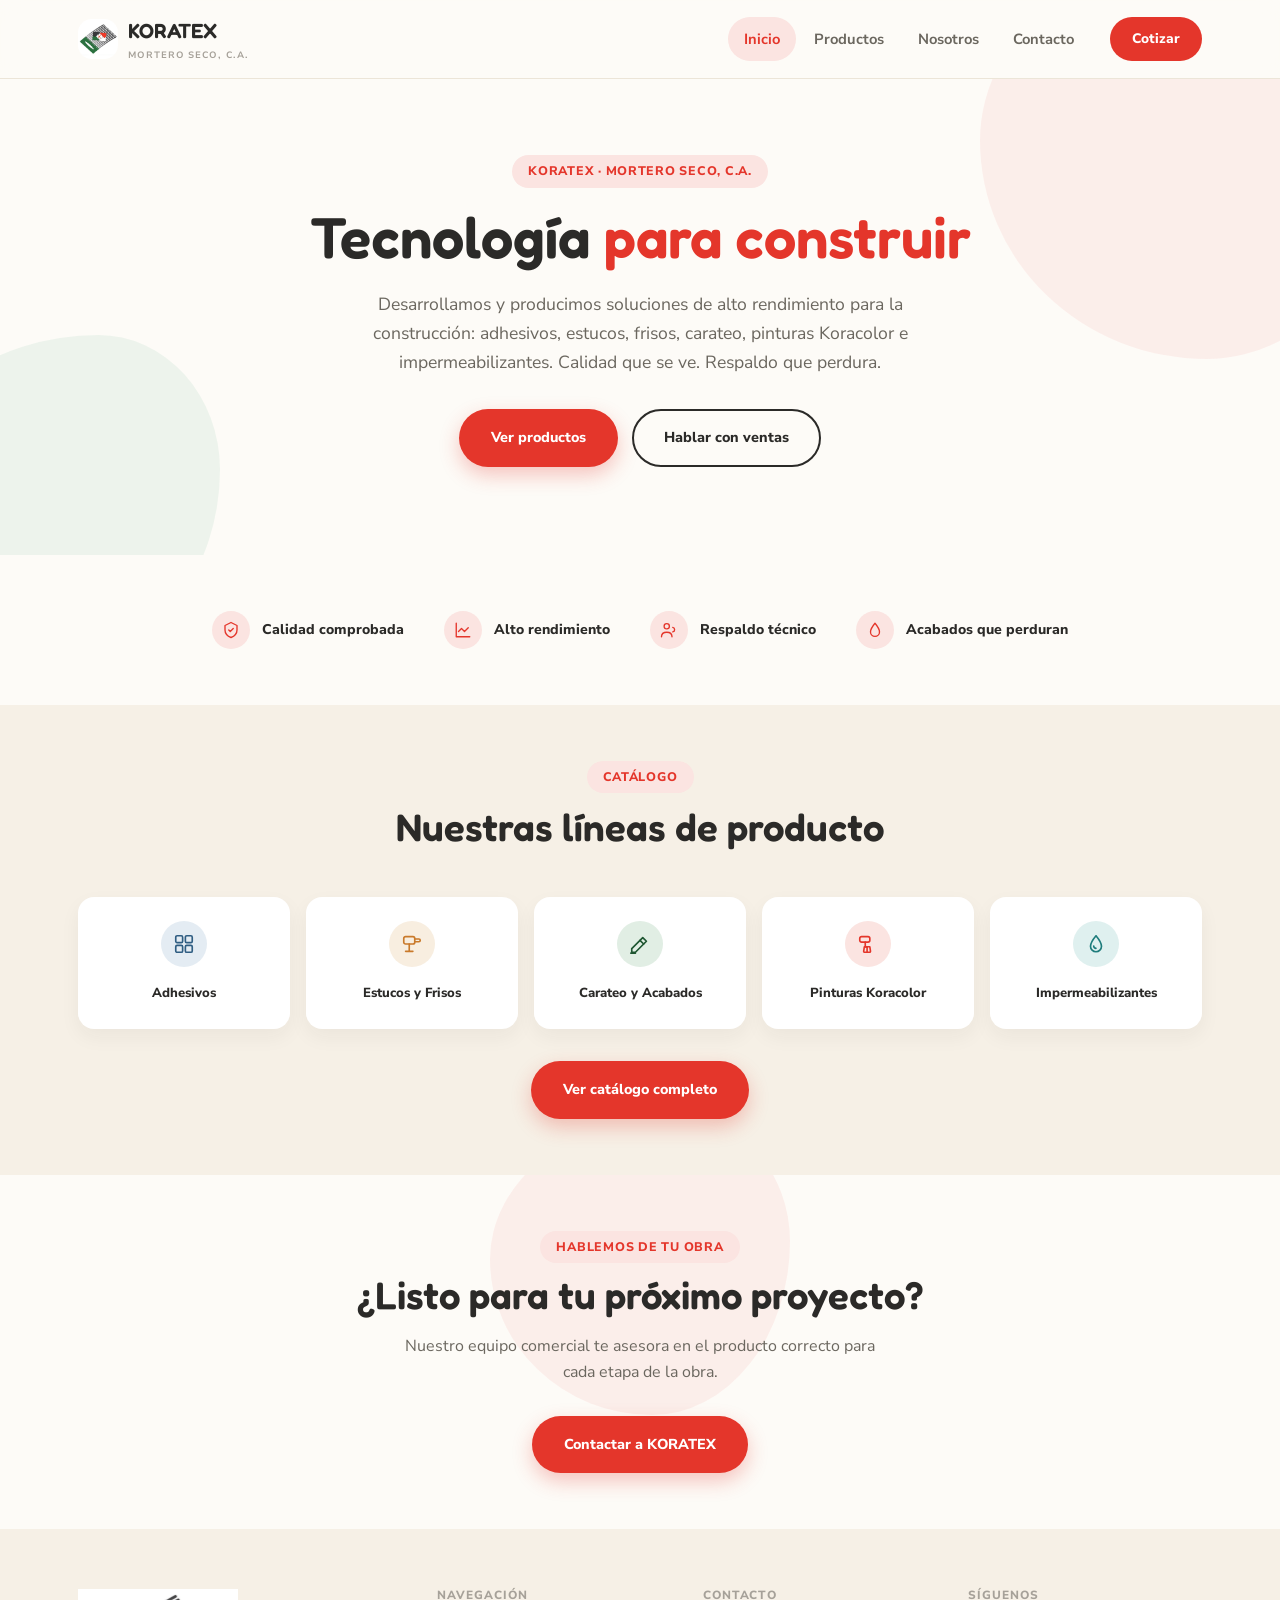
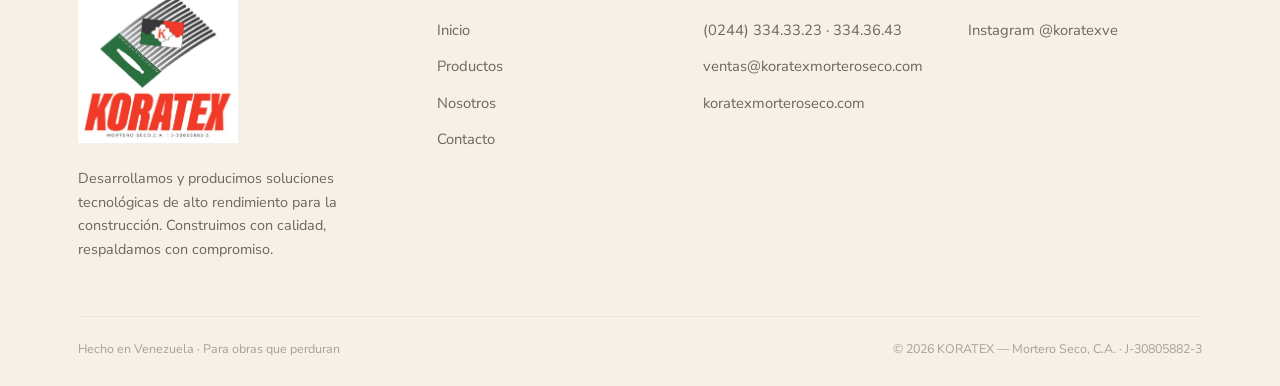
<file: sitio-web/index.html>
<!DOCTYPE html>
<html lang="es">
<head>
<meta charset="UTF-8">
<meta name="viewport" content="width=device-width, initial-scale=1.0">
<title>KORATEX — Mortero Seco, C.A. | Tecnología para construir</title>
<meta name="description" content="Fabricante venezolano de morteros secos, adhesivos cerámicos C2, estucos, frisos, carateo, pinturas Koracolor e impermeabilizante Ama-Flex. Hecho en Venezuela, para obras que perduran.">
<link rel="canonical" href="https://koratexmorteroseco.com/index.html">
<meta property="og:title" content="KORATEX — Mortero Seco, C.A. | Tecnología para construir">
<meta property="og:description" content="Fabricante venezolano de morteros secos, adhesivos cerámicos C2, estucos, frisos, carateo, pinturas Koracolor e impermeabilizante Ama-Flex. Hecho en Venezuela, para obras que perduran.">
<meta property="og:type" content="website">
<meta property="og:locale" content="es_VE">
<link rel="preconnect" href="https://fonts.googleapis.com">
<link rel="preconnect" href="https://fonts.gstatic.com" crossorigin>
<link href="https://fonts.googleapis.com/css2?family=Fredoka:wght@500;600;700&family=Nunito+Sans:wght@400;600;700;800&display=swap" rel="stylesheet">
<link rel="icon" type="image/png" href="img/favicon.png">
<link rel="stylesheet" href="css/style.css?v=6">
</head>
<body>
<header class="nav">
  <div class="nav-inner">
    <a href="index.html" class="brand">
      <img class="brand-mark" src="img/logo-icon.png" width="40" height="40" alt="Isotipo KORATEX">
      <span>
        <span class="brand-word">KORATEX</span>
        <span class="brand-sub">Mortero Seco, C.A.</span>
      </span>
    </a>
    <nav class="nav-links" id="navLinks">
      <a href="index.html" class="active">Inicio</a>
      <a href="productos.html" class="">Productos</a>
      <a href="nosotros.html" class="">Nosotros</a>
      <a href="contacto.html" class="">Contacto</a>
    </nav>
    <a href="contacto.html" class="nav-cta">Cotizar</a>
    <button class="nav-burger" id="navBurger" aria-label="Abrir menú"><span></span><span></span><span></span></button>
  </div>
</header>

<section class="hero">
  <div class="blob blob-rojo blob-shape" style="width:420px; height:420px; top:-140px; right:-120px;"></div>
  <div class="blob blob-verde blob-shape" style="width:320px; height:320px; bottom:-100px; left:-100px;"></div>
  <div class="wrap">
    <span class="eyebrow">KORATEX · Mortero Seco, C.A.</span>
    <h1>Tecnología <em>para construir</em></h1>
    <p class="lead">Desarrollamos y producimos soluciones de alto rendimiento para la construcción: adhesivos, estucos, frisos, carateo, pinturas Koracolor e impermeabilizantes. Calidad que se ve. Respaldo que perdura.</p>
    <div class="hero-actions">
      <a href="productos.html" class="btn btn-primary">Ver productos</a>
      <a href="contacto.html" class="btn btn-outline">Hablar con ventas</a>
    </div>
  </div>
</section>

<section class="section-tight">
  <div class="wrap">
    <div class="trust-bar">
      <div class="trust-item"><span class="ico"><svg viewBox="0 0 24 24" fill="none" stroke="currentColor" stroke-width="1.8" stroke-linecap="round" stroke-linejoin="round"><path d="M12 2 4 6v6c0 5 4 8.5 8 10 4-1.5 8-5 8-10V6l-8-4Z"/><path d="m9 12 2 2 4-4"/></svg></span><span>Calidad comprobada</span></div>
      <div class="trust-item"><span class="ico"><svg viewBox="0 0 24 24" fill="none" stroke="currentColor" stroke-width="1.8" stroke-linecap="round" stroke-linejoin="round"><path d="M3 3v18h18"/><path d="m19 9-5 5-4-4-4 4"/></svg></span><span>Alto rendimiento</span></div>
      <div class="trust-item"><span class="ico"><svg viewBox="0 0 24 24" fill="none" stroke="currentColor" stroke-width="1.8" stroke-linecap="round" stroke-linejoin="round"><circle cx="9" cy="7" r="3.5"/><path d="M2 21c0-4 3-6 7-6s7 2 7 6"/><path d="M17 8.5c1.5.3 2.5 1.3 2.5 3s-1 2.7-2.5 3"/></svg></span><span>Respaldo técnico</span></div>
      <div class="trust-item"><span class="ico"><svg viewBox="0 0 24 24" fill="none" stroke="currentColor" stroke-width="1.8" stroke-linecap="round" stroke-linejoin="round"><path d="M12 3s6 7.2 6 11.5A6 6 0 0 1 6 14.5C6 10.2 12 3 12 3Z"/></svg></span><span>Acabados que perduran</span></div>
    </div>
  </div>
</section>

<section class="section-crema2 section-tight">
  <div class="wrap">
    <div class="section-head">
      <span class="eyebrow">Catálogo</span>
      <h2>Nuestras líneas de producto</h2>
    </div>
    <div class="cat-grid">
      <a href="productos.html#adhesivos" class="cat-tile" data-cat="adhesivos">
        <div class="ico"><svg viewBox="0 0 24 24" fill="none" stroke="currentColor" stroke-width="1.8" stroke-linecap="round" stroke-linejoin="round"><rect x="3" y="3" width="7.5" height="7.5" rx="1.5"/><rect x="13.5" y="3" width="7.5" height="7.5" rx="1.5"/><rect x="3" y="13.5" width="7.5" height="7.5" rx="1.5"/><rect x="13.5" y="13.5" width="7.5" height="7.5" rx="1.5"/></svg></div>
        <span>Adhesivos</span>
      </a>
      <a href="productos.html#estucos" class="cat-tile" data-cat="estucos">
        <div class="ico"><svg viewBox="0 0 24 24" fill="none" stroke="currentColor" stroke-width="1.8" stroke-linecap="round" stroke-linejoin="round"><rect x="3" y="4" width="12" height="8" rx="2"/><path d="M15 6.5h4.5a1.5 1.5 0 0 1 1.5 1.5v0a1.5 1.5 0 0 1-1.5 1.5H15"/><path d="M9 12v8M5 20h8"/></svg></div>
        <span>Estucos y Frisos</span>
      </a>
      <a href="productos.html#acabados" class="cat-tile" data-cat="acabados">
        <div class="ico"><svg viewBox="0 0 24 24" fill="none" stroke="currentColor" stroke-width="1.8" stroke-linecap="round" stroke-linejoin="round"><path d="M3 17 15 5l4 4L7 21H3z"/><path d="M12 8l4 4M2 22h5"/></svg></div>
        <span>Carateo y Acabados</span>
      </a>
      <a href="productos.html#pinturas" class="cat-tile" data-cat="pinturas">
        <div class="ico"><svg viewBox="0 0 24 24" fill="none" stroke="currentColor" stroke-width="1.8" stroke-linecap="round" stroke-linejoin="round"><rect x="3" y="4" width="11" height="6" rx="2"/><path d="M9 10v3.5a2 2 0 0 0 2 2h0"/><path d="M11 15.5V21"/><path d="M8.3 21h5.4a1 1 0 0 0 1-1.15l-.7-4.85H8l-.7 4.85A1 1 0 0 0 8.3 21Z"/></svg></div>
        <span>Pinturas Koracolor</span>
      </a>
      <a href="productos.html#impermeabilizantes" class="cat-tile" data-cat="impermeabilizantes">
        <div class="ico"><svg viewBox="0 0 24 24" fill="none" stroke="currentColor" stroke-width="1.8" stroke-linecap="round" stroke-linejoin="round"><path d="M12 3s6 7.2 6 11.5A6 6 0 0 1 6 14.5C6 10.2 12 3 12 3Z"/><path d="M9.5 14.2a2.5 2.5 0 0 0 2.5 2.5"/></svg></div>
        <span>Impermeabilizantes</span>
      </a>
    </div>
    <div class="center" style="margin-top:32px;">
      <a href="productos.html" class="btn btn-primary">Ver catálogo completo</a>
    </div>
  </div>
</section>

<section class="section-tight">
  <div class="blob blob-rojo blob-shape" style="width:300px; height:300px; top:-60px; left:50%; margin-left:-150px;"></div>
  <div class="wrap center" style="position:relative; z-index:1;">
    <span class="eyebrow">Hablemos de tu obra</span>
    <h2 style="margin-top:12px;">¿Listo para tu próximo proyecto?</h2>
    <p style="max-width:480px; margin:16px auto 30px; color:var(--gris);">Nuestro equipo comercial te asesora en el producto correcto para cada etapa de la obra.</p>
    <a href="contacto.html" class="btn btn-primary">Contactar a KORATEX</a>
  </div>
</section>

<footer class="footer">
  <div class="wrap">
    <div class="footer-inner">
      <div class="footer-brand">
        <a href="index.html" class="footer-logo">
          <img src="img/logo-full.png" alt="KORATEX — Mortero Seco, C.A." width="160">
        </a>
        <p>Desarrollamos y producimos soluciones tecnológicas de alto rendimiento para la construcción. Construimos con calidad, respaldamos con compromiso.</p>
      </div>
      <div>
        <h4>Navegación</h4>
        <ul>
          <li><a href="index.html">Inicio</a></li>
          <li><a href="productos.html">Productos</a></li>
          <li><a href="nosotros.html">Nosotros</a></li>
          <li><a href="contacto.html">Contacto</a></li>
        </ul>
      </div>
      <div>
        <h4>Contacto</h4>
        <ul>
          <li>(0244) 334.33.23 · 334.36.43</li>
          <li>ventas@koratexmorteroseco.com</li>
          <li>koratexmorteroseco.com</li>
        </ul>
      </div>
      <div>
        <h4>Síguenos</h4>
        <ul>
          <li>Instagram @koratexve</li>
        </ul>
      </div>
    </div>
    <div class="footer-bottom">
      <span>Hecho en Venezuela · Para obras que perduran</span>
      <span>© 2026 KORATEX — Mortero Seco, C.A. · J-30805882-3</span>
    </div>
  </div>
</footer>
<script src="js/main.js?v=6"></script>
</body>
</html>
</file>
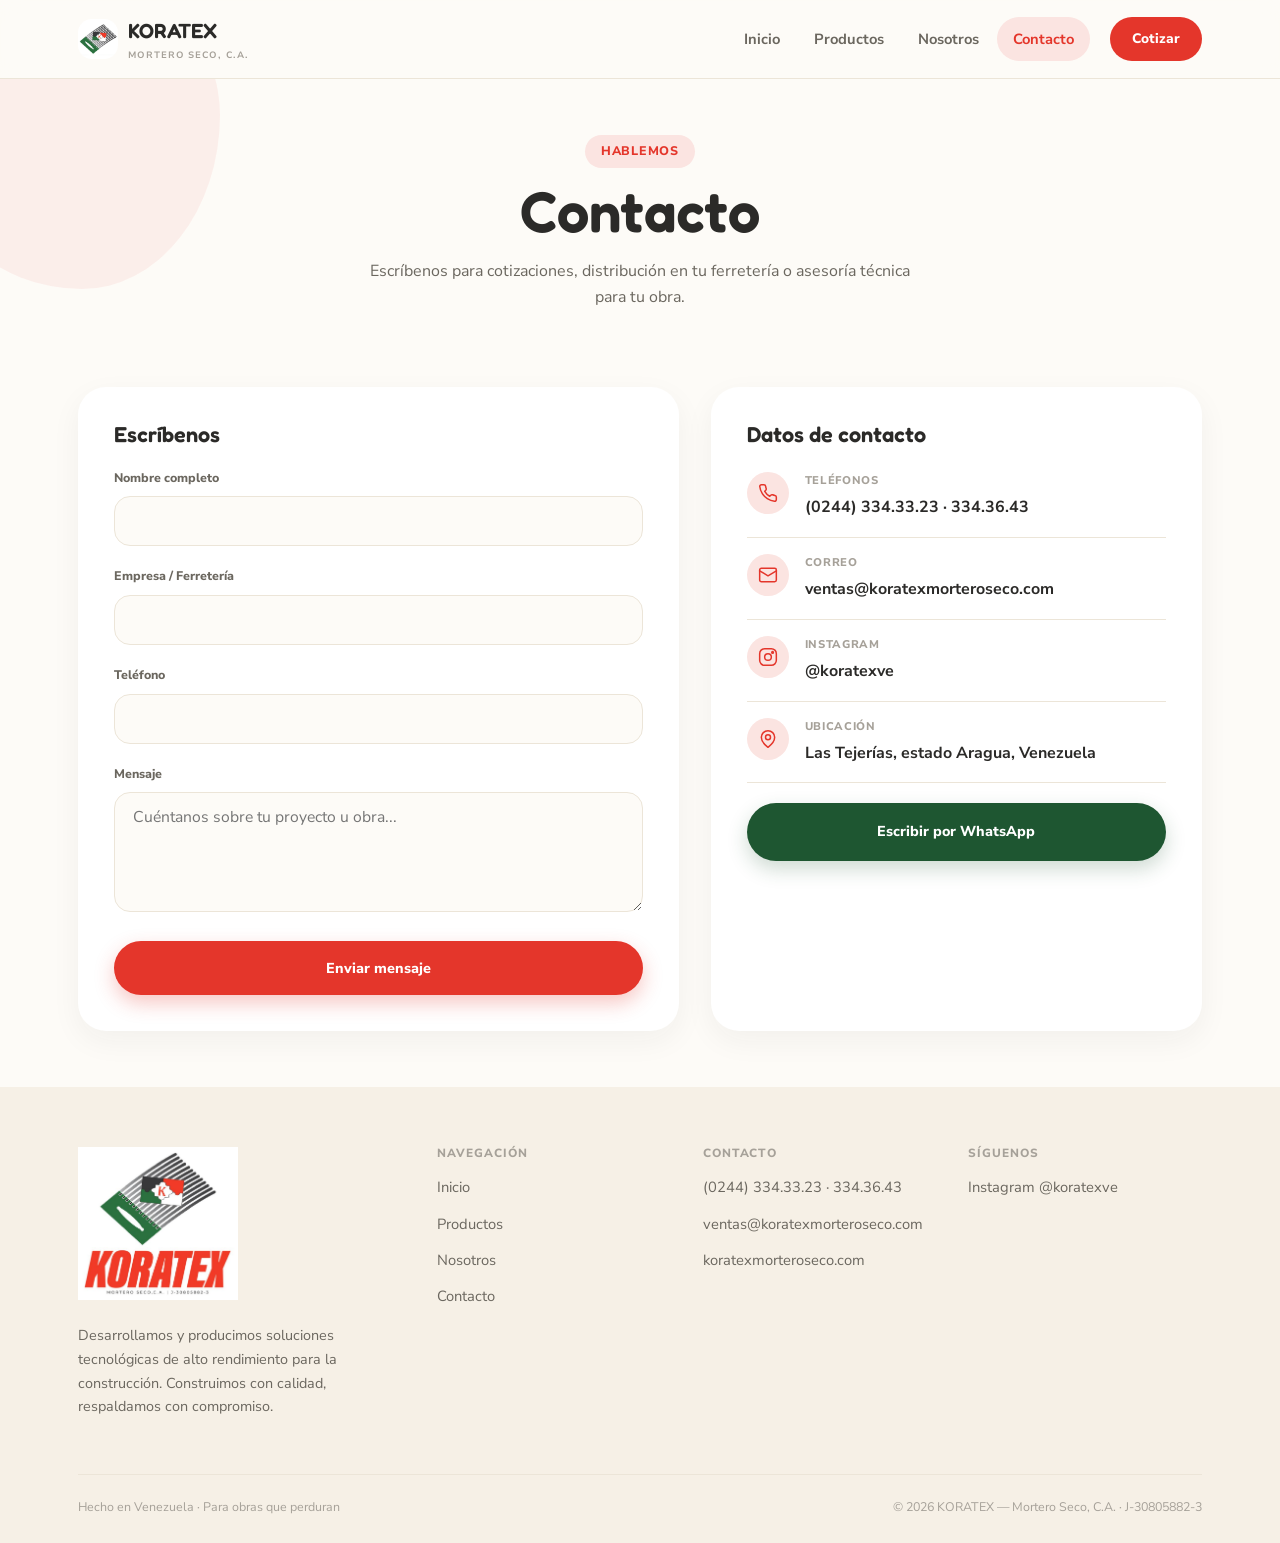
<file: sitio-web/contacto.html>
<!DOCTYPE html>
<html lang="es">
<head>
<meta charset="UTF-8">
<meta name="viewport" content="width=device-width, initial-scale=1.0">
<title>Contacto — KORATEX Mortero Seco, C.A.</title>
<meta name="description" content="Contacta al equipo comercial de KORATEX en Las Tejerías, Venezuela. Teléfonos, correo e Instagram para cotizaciones de morteros, pinturas e impermeabilizantes.">
<link rel="canonical" href="https://koratexmorteroseco.com/contacto.html">
<meta property="og:title" content="Contacto — KORATEX Mortero Seco, C.A.">
<meta property="og:description" content="Contacta al equipo comercial de KORATEX en Las Tejerías, Venezuela. Teléfonos, correo e Instagram para cotizaciones de morteros, pinturas e impermeabilizantes.">
<meta property="og:type" content="website">
<meta property="og:locale" content="es_VE">
<link rel="preconnect" href="https://fonts.googleapis.com">
<link rel="preconnect" href="https://fonts.gstatic.com" crossorigin>
<link href="https://fonts.googleapis.com/css2?family=Fredoka:wght@500;600;700&family=Nunito+Sans:wght@400;600;700;800&display=swap" rel="stylesheet">
<link rel="icon" type="image/png" href="img/favicon.png">
<link rel="stylesheet" href="css/style.css?v=6">
</head>
<body>
<header class="nav">
  <div class="nav-inner">
    <a href="index.html" class="brand">
      <img class="brand-mark" src="img/logo-icon.png" width="40" height="40" alt="Isotipo KORATEX">
      <span>
        <span class="brand-word">KORATEX</span>
        <span class="brand-sub">Mortero Seco, C.A.</span>
      </span>
    </a>
    <nav class="nav-links" id="navLinks">
      <a href="index.html" class="">Inicio</a>
      <a href="productos.html" class="">Productos</a>
      <a href="nosotros.html" class="">Nosotros</a>
      <a href="contacto.html" class="active">Contacto</a>
    </nav>
    <a href="contacto.html" class="nav-cta">Cotizar</a>
    <button class="nav-burger" id="navBurger" aria-label="Abrir menú"><span></span><span></span><span></span></button>
  </div>
</header>

<section class="p-hero">
  <div class="blob blob-rojo blob-shape" style="width:300px; height:300px; top:-90px; left:-80px;"></div>
  <div class="wrap">
    <span class="eyebrow">Hablemos</span>
    <h1 style="margin-top:12px;">Contacto</h1>
    <p style="max-width:560px; color:var(--gris); margin:16px auto 0;">Escríbenos para cotizaciones, distribución en tu ferretería o asesoría técnica para tu obra.</p>
  </div>
</section>

<section class="section-tight">
  <div class="wrap contact-grid">
    <div class="contact-card">
      <h3 style="margin-bottom:22px;">Escríbenos</h3>
      <form id="contactForm" action="mailto:ventas@koratexmorteroseco.com" method="post" enctype="text/plain">
        <div class="field">
          <label for="nombre">Nombre completo</label>
          <input type="text" id="nombre" name="nombre" required>
        </div>
        <div class="field">
          <label for="empresa">Empresa / Ferretería</label>
          <input type="text" id="empresa" name="empresa">
        </div>
        <div class="field">
          <label for="telefono">Teléfono</label>
          <input type="tel" id="telefono" name="telefono" required>
        </div>
        <div class="field">
          <label for="mensaje">Mensaje</label>
          <textarea id="mensaje" name="mensaje" required placeholder="Cuéntanos sobre tu proyecto u obra..."></textarea>
        </div>
        <button type="submit" class="btn btn-primary btn-block">Enviar mensaje</button>
      </form>
    </div>

    <div class="contact-card">
      <h3 style="margin-bottom:10px;">Datos de contacto</h3>
      <div class="info-row"><span class="info-icon"><svg viewBox="0 0 24 24" fill="none" stroke="currentColor" stroke-width="1.8" stroke-linecap="round" stroke-linejoin="round"><path d="M22 16.92v3a2 2 0 0 1-2.18 2 19.79 19.79 0 0 1-8.63-3.07 19.5 19.5 0 0 1-6-6 19.79 19.79 0 0 1-3.07-8.67A2 2 0 0 1 4.11 2h3a2 2 0 0 1 2 1.72c.127.96.361 1.903.7 2.81a2 2 0 0 1-.45 2.11L8.09 9.91a16 16 0 0 0 6 6l1.27-1.27a2 2 0 0 1 2.11-.45c.907.339 1.85.573 2.81.7A2 2 0 0 1 22 16.92z"/></svg></span><div><span class="lbl">Teléfonos</span><div class="val">(0244) 334.33.23 · 334.36.43</div></div></div>
      <div class="info-row"><span class="info-icon"><svg viewBox="0 0 24 24" fill="none" stroke="currentColor" stroke-width="1.8" stroke-linecap="round" stroke-linejoin="round"><rect x="2" y="4" width="20" height="16" rx="2"/><path d="m2 7 10 6 10-6"/></svg></span><div><span class="lbl">Correo</span><div class="val">ventas@koratexmorteroseco.com</div></div></div>
      <div class="info-row"><span class="info-icon"><svg viewBox="0 0 24 24" fill="none" stroke="currentColor" stroke-width="1.8" stroke-linecap="round" stroke-linejoin="round"><rect x="2" y="2" width="20" height="20" rx="6"/><circle cx="12" cy="12" r="4"/><circle cx="17.5" cy="6.5" r="1"/></svg></span><div><span class="lbl">Instagram</span><div class="val">@koratexve</div></div></div>
      <div class="info-row"><span class="info-icon"><svg viewBox="0 0 24 24" fill="none" stroke="currentColor" stroke-width="1.8" stroke-linecap="round" stroke-linejoin="round"><path d="M20 10c0 6-8 12-8 12s-8-6-8-12a8 8 0 0 1 16 0Z"/><circle cx="12" cy="10" r="3"/></svg></span><div><span class="lbl">Ubicación</span><div class="val">Las Tejerías, estado Aragua, Venezuela</div></div></div>
      <a href="https://wa.me/584243343323" class="btn btn-verde btn-block" style="margin-top:20px;">Escribir por WhatsApp</a>
    </div>
  </div>
</section>

<footer class="footer">
  <div class="wrap">
    <div class="footer-inner">
      <div class="footer-brand">
        <a href="index.html" class="footer-logo">
          <img src="img/logo-full.png" alt="KORATEX — Mortero Seco, C.A." width="160">
        </a>
        <p>Desarrollamos y producimos soluciones tecnológicas de alto rendimiento para la construcción. Construimos con calidad, respaldamos con compromiso.</p>
      </div>
      <div>
        <h4>Navegación</h4>
        <ul>
          <li><a href="index.html">Inicio</a></li>
          <li><a href="productos.html">Productos</a></li>
          <li><a href="nosotros.html">Nosotros</a></li>
          <li><a href="contacto.html">Contacto</a></li>
        </ul>
      </div>
      <div>
        <h4>Contacto</h4>
        <ul>
          <li>(0244) 334.33.23 · 334.36.43</li>
          <li>ventas@koratexmorteroseco.com</li>
          <li>koratexmorteroseco.com</li>
        </ul>
      </div>
      <div>
        <h4>Síguenos</h4>
        <ul>
          <li>Instagram @koratexve</li>
        </ul>
      </div>
    </div>
    <div class="footer-bottom">
      <span>Hecho en Venezuela · Para obras que perduran</span>
      <span>© 2026 KORATEX — Mortero Seco, C.A. · J-30805882-3</span>
    </div>
  </div>
</footer>
<script src="js/main.js?v=6"></script>
</body>
</html>
</file>
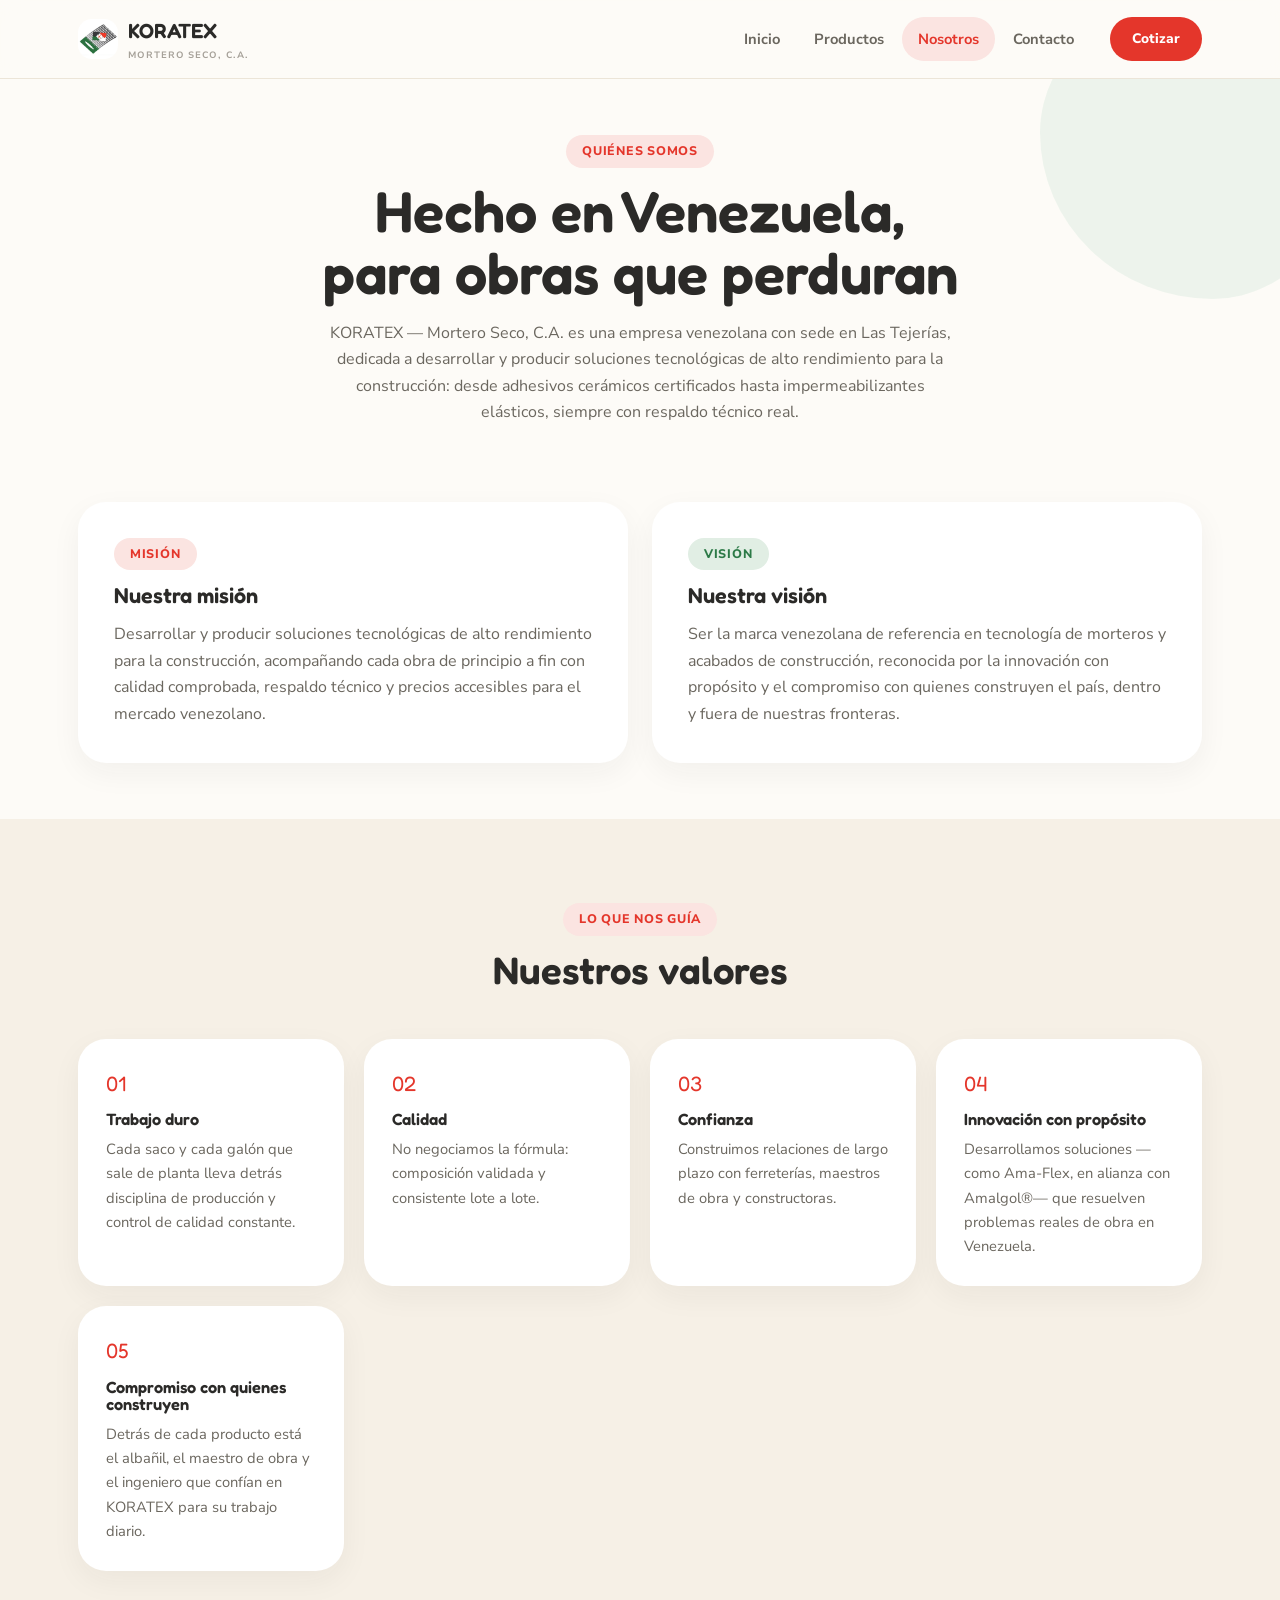
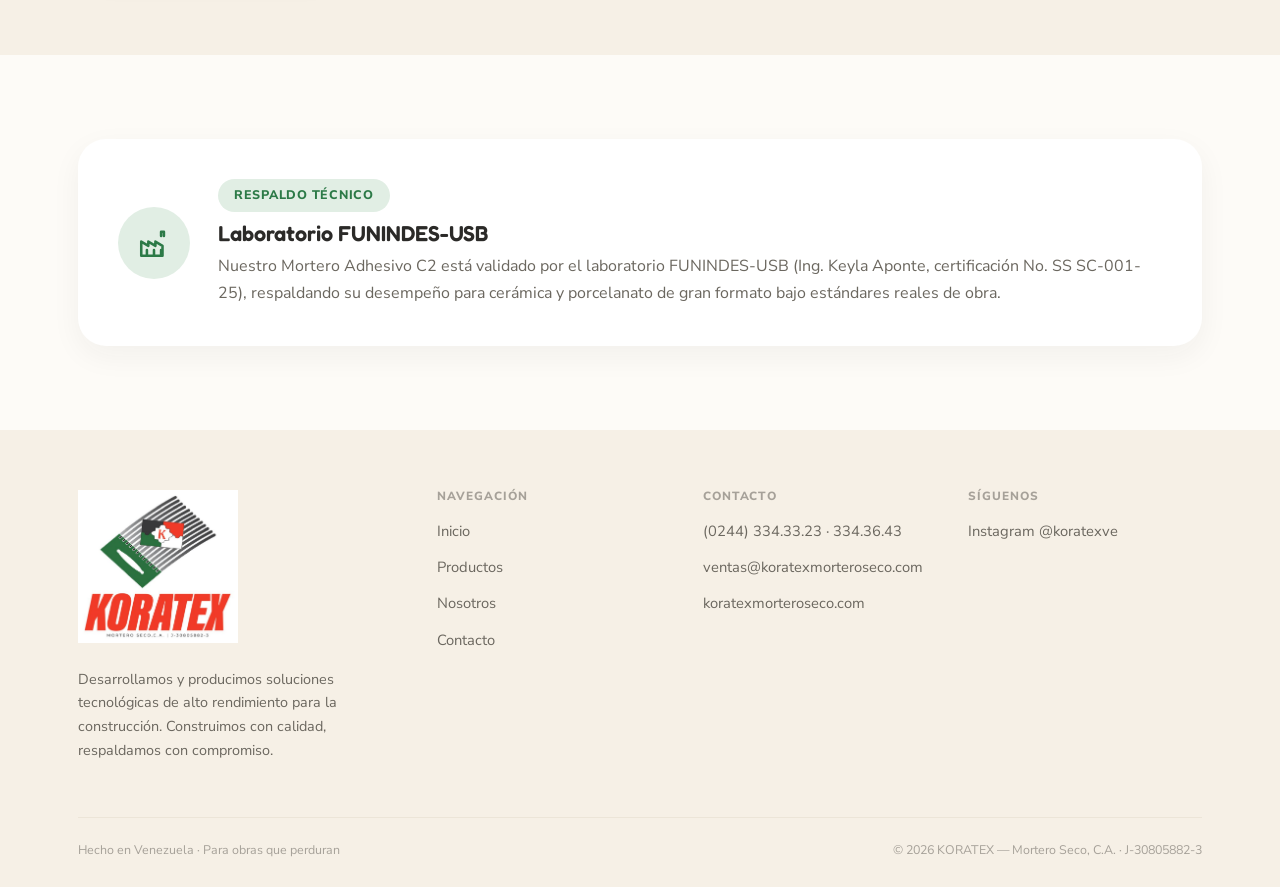
<file: sitio-web/nosotros.html>
<!DOCTYPE html>
<html lang="es">
<head>
<meta charset="UTF-8">
<meta name="viewport" content="width=device-width, initial-scale=1.0">
<title>Nosotros — KORATEX Mortero Seco, C.A.</title>
<meta name="description" content="Conoce la misión, visión y valores de KORATEX, fabricante venezolano de materiales de construcción. Hecho en Venezuela, para obras que perduran.">
<link rel="canonical" href="https://koratexmorteroseco.com/nosotros.html">
<meta property="og:title" content="Nosotros — KORATEX Mortero Seco, C.A.">
<meta property="og:description" content="Conoce la misión, visión y valores de KORATEX, fabricante venezolano de materiales de construcción. Hecho en Venezuela, para obras que perduran.">
<meta property="og:type" content="website">
<meta property="og:locale" content="es_VE">
<link rel="preconnect" href="https://fonts.googleapis.com">
<link rel="preconnect" href="https://fonts.gstatic.com" crossorigin>
<link href="https://fonts.googleapis.com/css2?family=Fredoka:wght@500;600;700&family=Nunito+Sans:wght@400;600;700;800&display=swap" rel="stylesheet">
<link rel="icon" type="image/png" href="img/favicon.png">
<link rel="stylesheet" href="css/style.css?v=6">
</head>
<body>
<header class="nav">
  <div class="nav-inner">
    <a href="index.html" class="brand">
      <img class="brand-mark" src="img/logo-icon.png" width="40" height="40" alt="Isotipo KORATEX">
      <span>
        <span class="brand-word">KORATEX</span>
        <span class="brand-sub">Mortero Seco, C.A.</span>
      </span>
    </a>
    <nav class="nav-links" id="navLinks">
      <a href="index.html" class="">Inicio</a>
      <a href="productos.html" class="">Productos</a>
      <a href="nosotros.html" class="active">Nosotros</a>
      <a href="contacto.html" class="">Contacto</a>
    </nav>
    <a href="contacto.html" class="nav-cta">Cotizar</a>
    <button class="nav-burger" id="navBurger" aria-label="Abrir menú"><span></span><span></span><span></span></button>
  </div>
</header>

<section class="p-hero">
  <div class="blob blob-verde blob-shape" style="width:320px; height:320px; top:-100px; right:-80px;"></div>
  <div class="wrap">
    <span class="eyebrow">Quiénes somos</span>
    <h1 style="margin-top:12px;">Hecho en Venezuela,<br>para obras que perduran</h1>
    <p style="max-width:640px; color:var(--gris); margin:16px auto 0;">KORATEX — Mortero Seco, C.A. es una empresa venezolana con sede en Las Tejerías, dedicada a desarrollar y producir soluciones tecnológicas de alto rendimiento para la construcción: desde adhesivos cerámicos certificados hasta impermeabilizantes elásticos, siempre con respaldo técnico real.</p>
  </div>
</section>

<section class="section-tight">
  <div class="wrap">
    <div class="mv-grid">
      <div class="mv-card">
        <span class="eyebrow">Misión</span>
        <h3>Nuestra misión</h3>
        <p>Desarrollar y producir soluciones tecnológicas de alto rendimiento para la construcción, acompañando cada obra de principio a fin con calidad comprobada, respaldo técnico y precios accesibles para el mercado venezolano.</p>
      </div>
      <div class="mv-card">
        <span class="eyebrow verde">Visión</span>
        <h3>Nuestra visión</h3>
        <p>Ser la marca venezolana de referencia en tecnología de morteros y acabados de construcción, reconocida por la innovación con propósito y el compromiso con quienes construyen el país, dentro y fuera de nuestras fronteras.</p>
      </div>
    </div>
  </div>
</section>

<section class="section-crema2">
  <div class="wrap">
    <div class="section-head">
      <span class="eyebrow">Lo que nos guía</span>
      <h2>Nuestros valores</h2>
    </div>
    <div class="valor-grid">
      <div class="valor-card"><span class="idx">01</span><h4>Trabajo duro</h4><p>Cada saco y cada galón que sale de planta lleva detrás disciplina de producción y control de calidad constante.</p></div>
<div class="valor-card"><span class="idx">02</span><h4>Calidad</h4><p>No negociamos la fórmula: composición validada y consistente lote a lote.</p></div>
<div class="valor-card"><span class="idx">03</span><h4>Confianza</h4><p>Construimos relaciones de largo plazo con ferreterías, maestros de obra y constructoras.</p></div>
<div class="valor-card"><span class="idx">04</span><h4>Innovación con propósito</h4><p>Desarrollamos soluciones —como Ama-Flex, en alianza con Amalgol®— que resuelven problemas reales de obra en Venezuela.</p></div>
<div class="valor-card"><span class="idx">05</span><h4>Compromiso con quienes construyen</h4><p>Detrás de cada producto está el albañil, el maestro de obra y el ingeniero que confían en KORATEX para su trabajo diario.</p></div>

    </div>
  </div>
</section>

<section>
  <div class="wrap">
    <div class="callout">
      <div class="callout-icon"><svg viewBox="0 0 24 24" fill="none" stroke="currentColor" stroke-width="1.8" stroke-linecap="round" stroke-linejoin="round"><path d="M3 21V11l5 3v-3l5 3v-3l5 3v7H3Z"/><path d="M7 21v-4M12 21v-4M17 21v-4"/><path d="M17 7V4h2v3"/></svg></div>
      <div>
        <span class="eyebrow verde">Respaldo técnico</span>
        <h3 style="margin-top:10px;">Laboratorio FUNINDES-USB</h3>
        <p>Nuestro Mortero Adhesivo C2 está validado por el laboratorio FUNINDES-USB (Ing. Keyla Aponte, certificación No. SS SC-001-25), respaldando su desempeño para cerámica y porcelanato de gran formato bajo estándares reales de obra.</p>
      </div>
    </div>
  </div>
</section>

<footer class="footer">
  <div class="wrap">
    <div class="footer-inner">
      <div class="footer-brand">
        <a href="index.html" class="footer-logo">
          <img src="img/logo-full.png" alt="KORATEX — Mortero Seco, C.A." width="160">
        </a>
        <p>Desarrollamos y producimos soluciones tecnológicas de alto rendimiento para la construcción. Construimos con calidad, respaldamos con compromiso.</p>
      </div>
      <div>
        <h4>Navegación</h4>
        <ul>
          <li><a href="index.html">Inicio</a></li>
          <li><a href="productos.html">Productos</a></li>
          <li><a href="nosotros.html">Nosotros</a></li>
          <li><a href="contacto.html">Contacto</a></li>
        </ul>
      </div>
      <div>
        <h4>Contacto</h4>
        <ul>
          <li>(0244) 334.33.23 · 334.36.43</li>
          <li>ventas@koratexmorteroseco.com</li>
          <li>koratexmorteroseco.com</li>
        </ul>
      </div>
      <div>
        <h4>Síguenos</h4>
        <ul>
          <li>Instagram @koratexve</li>
        </ul>
      </div>
    </div>
    <div class="footer-bottom">
      <span>Hecho en Venezuela · Para obras que perduran</span>
      <span>© 2026 KORATEX — Mortero Seco, C.A. · J-30805882-3</span>
    </div>
  </div>
</footer>
<script src="js/main.js?v=6"></script>
</body>
</html>
</file>
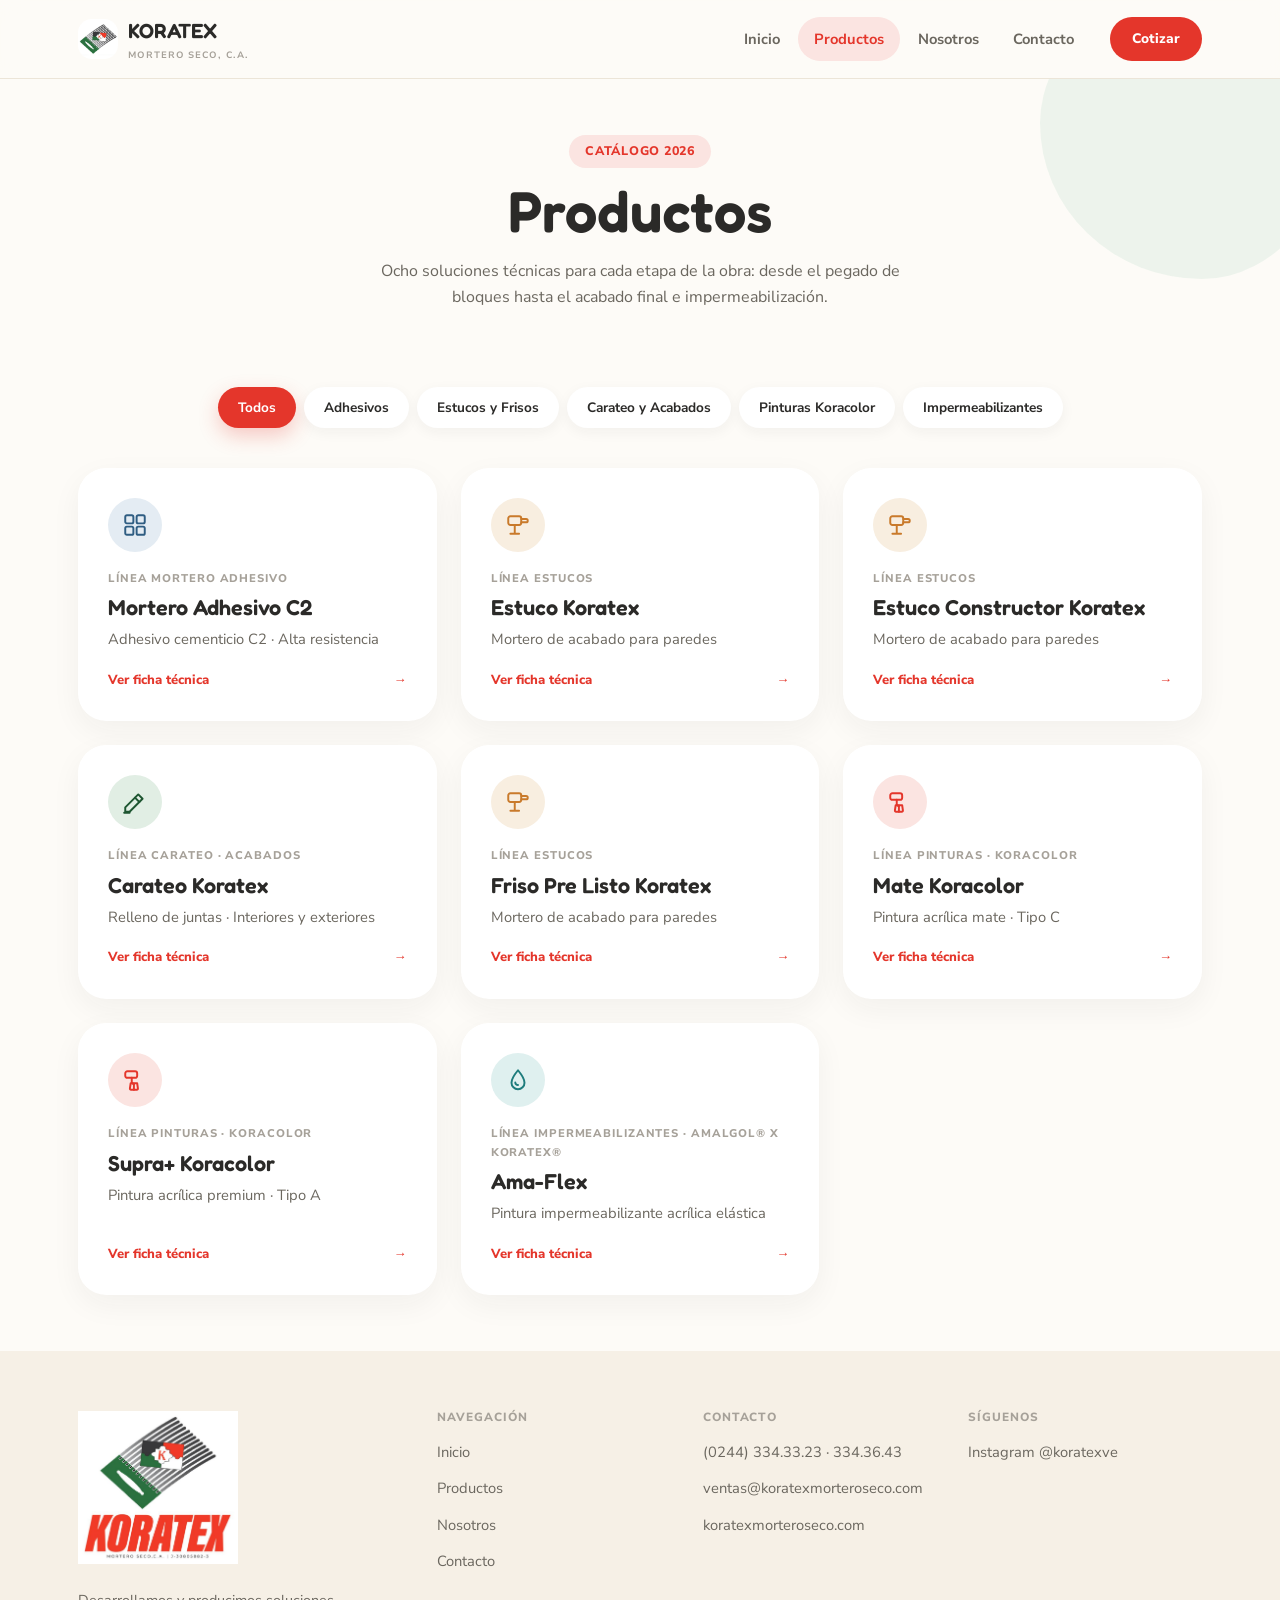
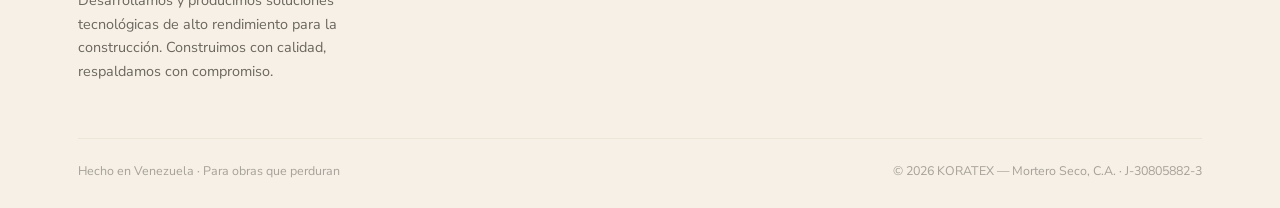
<file: sitio-web/productos.html>
<!DOCTYPE html>
<html lang="es">
<head>
<meta charset="UTF-8">
<meta name="viewport" content="width=device-width, initial-scale=1.0">
<title>Productos KORATEX — Adhesivos, Estucos, Pinturas e Impermeabilizantes</title>
<meta name="description" content="Catálogo completo KORATEX: Mortero Adhesivo C2, Estuco, Friso Pre Listo, Carateo, Mate y Supra+ Koracolor, Ama-Flex. Fichas técnicas con composición, rendimiento y modo de uso.">
<link rel="canonical" href="https://koratexmorteroseco.com/productos.html">
<meta property="og:title" content="Productos KORATEX — Adhesivos, Estucos, Pinturas e Impermeabilizantes">
<meta property="og:description" content="Catálogo completo KORATEX: Mortero Adhesivo C2, Estuco, Friso Pre Listo, Carateo, Mate y Supra+ Koracolor, Ama-Flex. Fichas técnicas con composición, rendimiento y modo de uso.">
<meta property="og:type" content="website">
<meta property="og:locale" content="es_VE">
<link rel="preconnect" href="https://fonts.googleapis.com">
<link rel="preconnect" href="https://fonts.gstatic.com" crossorigin>
<link href="https://fonts.googleapis.com/css2?family=Fredoka:wght@500;600;700&family=Nunito+Sans:wght@400;600;700;800&display=swap" rel="stylesheet">
<link rel="icon" type="image/png" href="img/favicon.png">
<link rel="stylesheet" href="css/style.css?v=6">
</head>
<body>
<header class="nav">
  <div class="nav-inner">
    <a href="index.html" class="brand">
      <img class="brand-mark" src="img/logo-icon.png" width="40" height="40" alt="Isotipo KORATEX">
      <span>
        <span class="brand-word">KORATEX</span>
        <span class="brand-sub">Mortero Seco, C.A.</span>
      </span>
    </a>
    <nav class="nav-links" id="navLinks">
      <a href="index.html" class="">Inicio</a>
      <a href="productos.html" class="active">Productos</a>
      <a href="nosotros.html" class="">Nosotros</a>
      <a href="contacto.html" class="">Contacto</a>
    </nav>
    <a href="contacto.html" class="nav-cta">Cotizar</a>
    <button class="nav-burger" id="navBurger" aria-label="Abrir menú"><span></span><span></span><span></span></button>
  </div>
</header>

<section class="p-hero">
  <div class="blob blob-verde blob-shape" style="width:300px; height:300px; top:-100px; right:-60px;"></div>
  <div class="wrap">
    <span class="eyebrow">Catálogo 2026</span>
    <h1 style="margin-top:12px;">Productos</h1>
    <p style="max-width:560px; color:var(--gris); margin:16px auto 0;">Ocho soluciones técnicas para cada etapa de la obra: desde el pegado de bloques hasta el acabado final e impermeabilización.</p>
  </div>
</section>
<section class="section-tight">
  <div class="wrap">
    <div class="filtros" id="filtros">
      <button class="filtro-btn active" data-cat="todos">Todos</button>
      <button class="filtro-btn" data-cat="adhesivos">Adhesivos</button>
      <button class="filtro-btn" data-cat="estucos">Estucos y Frisos</button>
      <button class="filtro-btn" data-cat="acabados">Carateo y Acabados</button>
      <button class="filtro-btn" data-cat="pinturas">Pinturas Koracolor</button>
      <button class="filtro-btn" data-cat="impermeabilizantes">Impermeabilizantes</button>
    </div>
    <div class="p-grid" id="productGrid">
      <a href="productos/mortero-adhesivo-c2.html" class="p-card reveal" data-cat="adhesivos">
        <div class="p-badge"><svg viewBox="0 0 24 24" fill="none" stroke="currentColor" stroke-width="1.8" stroke-linecap="round" stroke-linejoin="round"><rect x="3" y="3" width="7.5" height="7.5" rx="1.5"/><rect x="13.5" y="3" width="7.5" height="7.5" rx="1.5"/><rect x="3" y="13.5" width="7.5" height="7.5" rx="1.5"/><rect x="13.5" y="13.5" width="7.5" height="7.5" rx="1.5"/></svg></div>
        <span class="p-line">Línea Mortero Adhesivo</span>
        <h3>Mortero Adhesivo C2</h3>
        <p>Adhesivo cementicio C2 · Alta resistencia</p>
        <div class="p-card-foot">
          <span>Ver ficha técnica</span>
          <span class="p-arrow">→</span>
        </div>
      </a>
      <a href="productos/estuco-koratex.html" class="p-card reveal" data-cat="estucos">
        <div class="p-badge"><svg viewBox="0 0 24 24" fill="none" stroke="currentColor" stroke-width="1.8" stroke-linecap="round" stroke-linejoin="round"><rect x="3" y="4" width="12" height="8" rx="2"/><path d="M15 6.5h4.5a1.5 1.5 0 0 1 1.5 1.5v0a1.5 1.5 0 0 1-1.5 1.5H15"/><path d="M9 12v8M5 20h8"/></svg></div>
        <span class="p-line">Línea Estucos</span>
        <h3>Estuco Koratex</h3>
        <p>Mortero de acabado para paredes</p>
        <div class="p-card-foot">
          <span>Ver ficha técnica</span>
          <span class="p-arrow">→</span>
        </div>
      </a>
      <a href="productos/estuco-constructor.html" class="p-card reveal" data-cat="estucos">
        <div class="p-badge"><svg viewBox="0 0 24 24" fill="none" stroke="currentColor" stroke-width="1.8" stroke-linecap="round" stroke-linejoin="round"><rect x="3" y="4" width="12" height="8" rx="2"/><path d="M15 6.5h4.5a1.5 1.5 0 0 1 1.5 1.5v0a1.5 1.5 0 0 1-1.5 1.5H15"/><path d="M9 12v8M5 20h8"/></svg></div>
        <span class="p-line">Línea Estucos</span>
        <h3>Estuco Constructor Koratex</h3>
        <p>Mortero de acabado para paredes</p>
        <div class="p-card-foot">
          <span>Ver ficha técnica</span>
          <span class="p-arrow">→</span>
        </div>
      </a>
      <a href="productos/carateo-koratex.html" class="p-card reveal" data-cat="acabados">
        <div class="p-badge"><svg viewBox="0 0 24 24" fill="none" stroke="currentColor" stroke-width="1.8" stroke-linecap="round" stroke-linejoin="round"><path d="M3 17 15 5l4 4L7 21H3z"/><path d="M12 8l4 4M2 22h5"/></svg></div>
        <span class="p-line">Línea Carateo · Acabados</span>
        <h3>Carateo Koratex</h3>
        <p>Relleno de juntas · Interiores y exteriores</p>
        <div class="p-card-foot">
          <span>Ver ficha técnica</span>
          <span class="p-arrow">→</span>
        </div>
      </a>
      <a href="productos/friso-pre-listo.html" class="p-card reveal" data-cat="estucos">
        <div class="p-badge"><svg viewBox="0 0 24 24" fill="none" stroke="currentColor" stroke-width="1.8" stroke-linecap="round" stroke-linejoin="round"><rect x="3" y="4" width="12" height="8" rx="2"/><path d="M15 6.5h4.5a1.5 1.5 0 0 1 1.5 1.5v0a1.5 1.5 0 0 1-1.5 1.5H15"/><path d="M9 12v8M5 20h8"/></svg></div>
        <span class="p-line">Línea Estucos</span>
        <h3>Friso Pre Listo Koratex</h3>
        <p>Mortero de acabado para paredes</p>
        <div class="p-card-foot">
          <span>Ver ficha técnica</span>
          <span class="p-arrow">→</span>
        </div>
      </a>
      <a href="productos/mate-koracolor.html" class="p-card reveal" data-cat="pinturas">
        <div class="p-badge"><svg viewBox="0 0 24 24" fill="none" stroke="currentColor" stroke-width="1.8" stroke-linecap="round" stroke-linejoin="round"><rect x="3" y="4" width="11" height="6" rx="2"/><path d="M9 10v3.5a2 2 0 0 0 2 2h0"/><path d="M11 15.5V21"/><path d="M8.3 21h5.4a1 1 0 0 0 1-1.15l-.7-4.85H8l-.7 4.85A1 1 0 0 0 8.3 21Z"/></svg></div>
        <span class="p-line">Línea Pinturas · Koracolor</span>
        <h3>Mate Koracolor</h3>
        <p>Pintura acrílica mate · Tipo C</p>
        <div class="p-card-foot">
          <span>Ver ficha técnica</span>
          <span class="p-arrow">→</span>
        </div>
      </a>
      <a href="productos/supra-koracolor.html" class="p-card reveal" data-cat="pinturas">
        <div class="p-badge"><svg viewBox="0 0 24 24" fill="none" stroke="currentColor" stroke-width="1.8" stroke-linecap="round" stroke-linejoin="round"><rect x="3" y="4" width="11" height="6" rx="2"/><path d="M9 10v3.5a2 2 0 0 0 2 2h0"/><path d="M11 15.5V21"/><path d="M8.3 21h5.4a1 1 0 0 0 1-1.15l-.7-4.85H8l-.7 4.85A1 1 0 0 0 8.3 21Z"/></svg></div>
        <span class="p-line">Línea Pinturas · Koracolor</span>
        <h3>Supra+ Koracolor</h3>
        <p>Pintura acrílica premium · Tipo A</p>
        <div class="p-card-foot">
          <span>Ver ficha técnica</span>
          <span class="p-arrow">→</span>
        </div>
      </a>
      <a href="productos/ama-flex.html" class="p-card reveal" data-cat="impermeabilizantes">
        <div class="p-badge"><svg viewBox="0 0 24 24" fill="none" stroke="currentColor" stroke-width="1.8" stroke-linecap="round" stroke-linejoin="round"><path d="M12 3s6 7.2 6 11.5A6 6 0 0 1 6 14.5C6 10.2 12 3 12 3Z"/><path d="M9.5 14.2a2.5 2.5 0 0 0 2.5 2.5"/></svg></div>
        <span class="p-line">Línea Impermeabilizantes · Amalgol® x Koratex®</span>
        <h3>Ama-Flex</h3>
        <p>Pintura impermeabilizante acrílica elástica</p>
        <div class="p-card-foot">
          <span>Ver ficha técnica</span>
          <span class="p-arrow">→</span>
        </div>
      </a>
    </div>
  </div>
</section>

<footer class="footer">
  <div class="wrap">
    <div class="footer-inner">
      <div class="footer-brand">
        <a href="index.html" class="footer-logo">
          <img src="img/logo-full.png" alt="KORATEX — Mortero Seco, C.A." width="160">
        </a>
        <p>Desarrollamos y producimos soluciones tecnológicas de alto rendimiento para la construcción. Construimos con calidad, respaldamos con compromiso.</p>
      </div>
      <div>
        <h4>Navegación</h4>
        <ul>
          <li><a href="index.html">Inicio</a></li>
          <li><a href="productos.html">Productos</a></li>
          <li><a href="nosotros.html">Nosotros</a></li>
          <li><a href="contacto.html">Contacto</a></li>
        </ul>
      </div>
      <div>
        <h4>Contacto</h4>
        <ul>
          <li>(0244) 334.33.23 · 334.36.43</li>
          <li>ventas@koratexmorteroseco.com</li>
          <li>koratexmorteroseco.com</li>
        </ul>
      </div>
      <div>
        <h4>Síguenos</h4>
        <ul>
          <li>Instagram @koratexve</li>
        </ul>
      </div>
    </div>
    <div class="footer-bottom">
      <span>Hecho en Venezuela · Para obras que perduran</span>
      <span>© 2026 KORATEX — Mortero Seco, C.A. · J-30805882-3</span>
    </div>
  </div>
</footer>
<script src="js/main.js?v=6"></script>
</body>
</html>
</file>
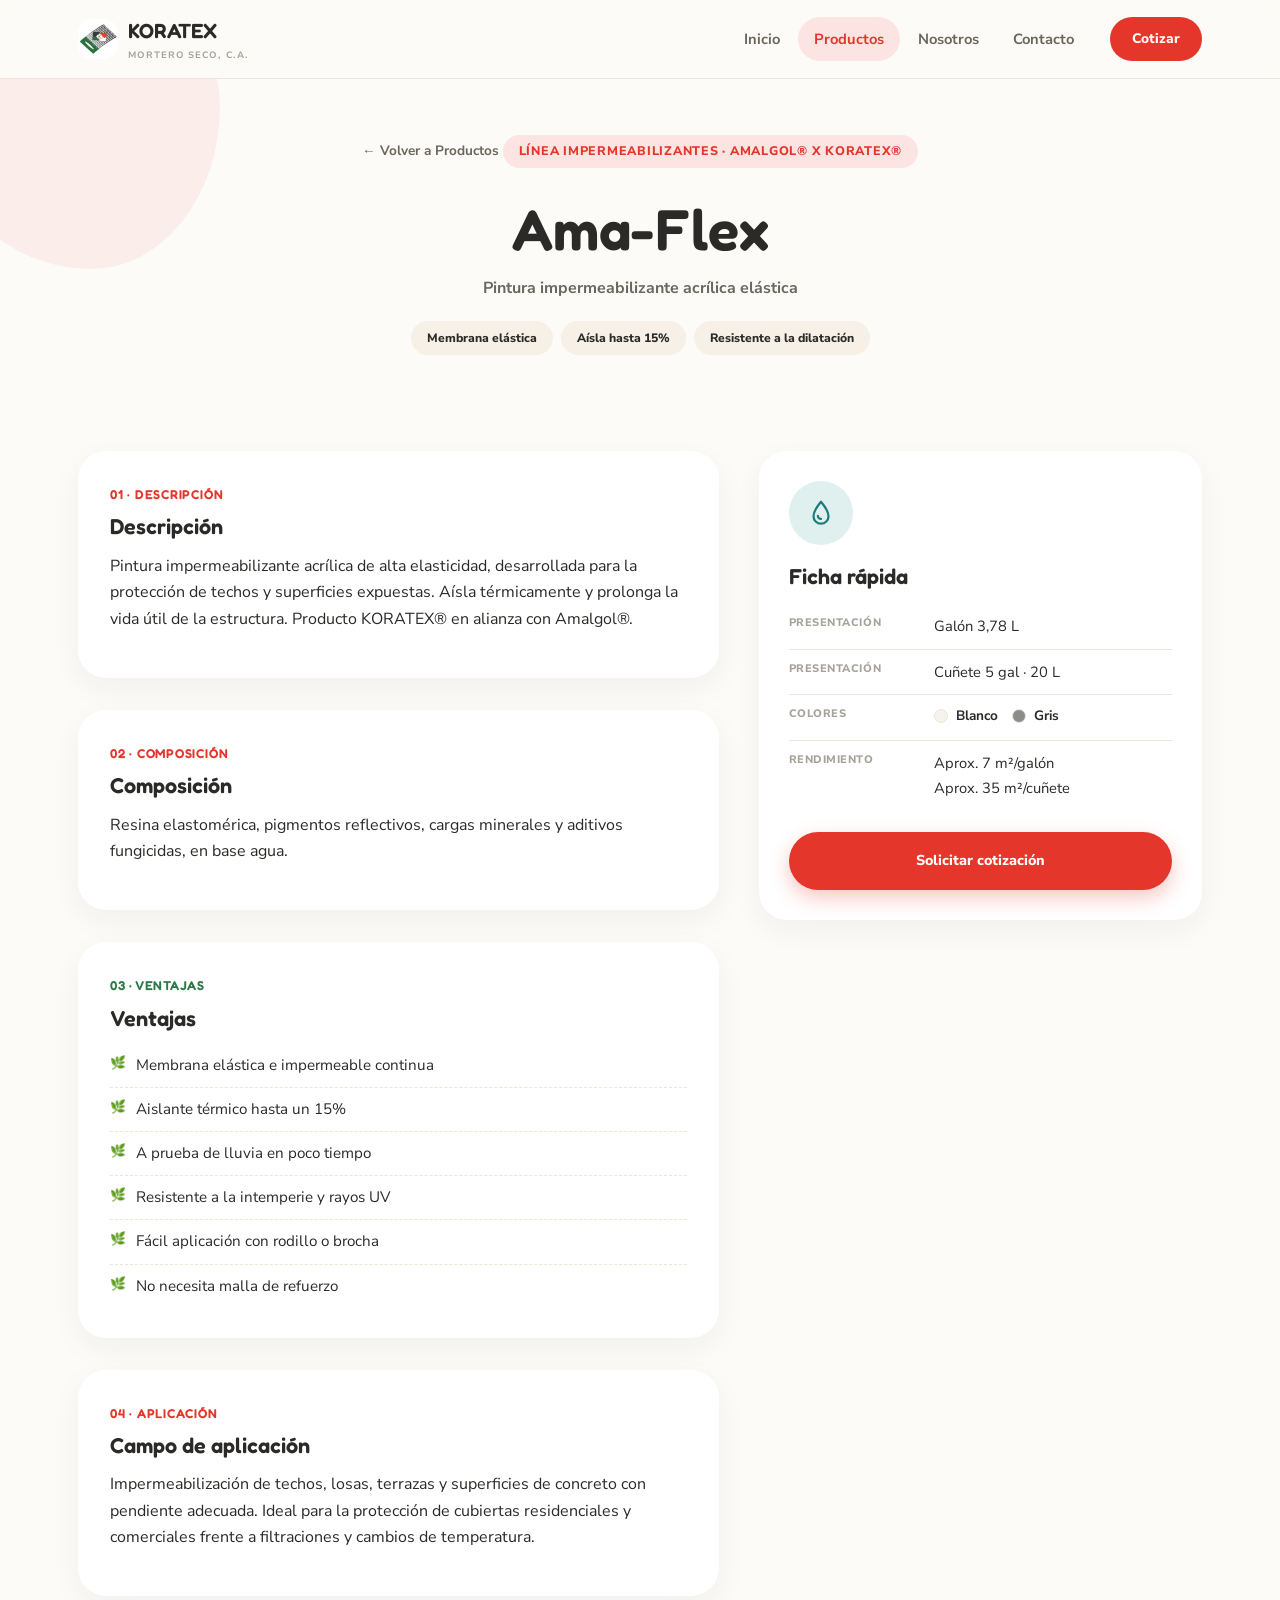
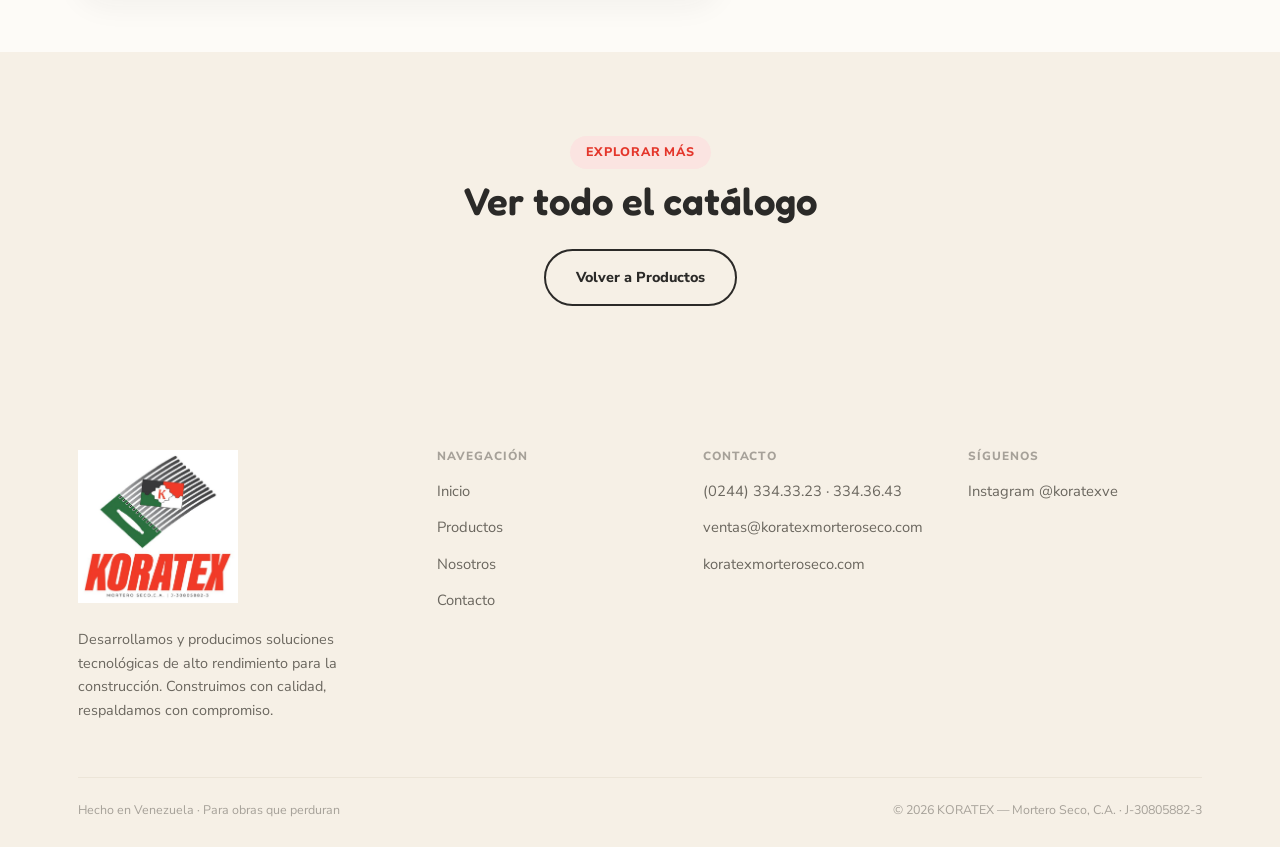
<file: sitio-web/productos/ama-flex.html>
<!DOCTYPE html>
<html lang="es">
<head>
<meta charset="UTF-8">
<meta name="viewport" content="width=device-width, initial-scale=1.0">
<title>Ama-Flex — Ficha técnica | KORATEX</title>
<meta name="description" content="Pintura impermeabilizante acrílica elástica. Pintura impermeabilizante acrílica de alta elasticidad, desarrollada para la protección de techos y superficies expuestas. Aísla térmicament...">
<link rel="canonical" href="https://koratexmorteroseco.com/productos/ama-flex.html">
<meta property="og:title" content="Ama-Flex — Ficha técnica | KORATEX">
<meta property="og:description" content="Pintura impermeabilizante acrílica elástica. Pintura impermeabilizante acrílica de alta elasticidad, desarrollada para la protección de techos y superficies expuestas. Aísla térmicament...">
<meta property="og:type" content="website">
<meta property="og:locale" content="es_VE">
<link rel="preconnect" href="https://fonts.googleapis.com">
<link rel="preconnect" href="https://fonts.gstatic.com" crossorigin>
<link href="https://fonts.googleapis.com/css2?family=Fredoka:wght@500;600;700&family=Nunito+Sans:wght@400;600;700;800&display=swap" rel="stylesheet">
<link rel="icon" type="image/png" href="../img/favicon.png">
<link rel="stylesheet" href="../css/style.css?v=6">
</head>
<body>
<header class="nav">
  <div class="nav-inner">
    <a href="../index.html" class="brand">
      <img class="brand-mark" src="../img/logo-icon.png" width="40" height="40" alt="Isotipo KORATEX">
      <span>
        <span class="brand-word">KORATEX</span>
        <span class="brand-sub">Mortero Seco, C.A.</span>
      </span>
    </a>
    <nav class="nav-links" id="navLinks">
      <a href="../index.html" class="">Inicio</a>
      <a href="../productos.html" class="active">Productos</a>
      <a href="../nosotros.html" class="">Nosotros</a>
      <a href="../contacto.html" class="">Contacto</a>
    </nav>
    <a href="../contacto.html" class="nav-cta">Cotizar</a>
    <button class="nav-burger" id="navBurger" aria-label="Abrir menú"><span></span><span></span><span></span></button>
  </div>
</header>

<section class="p-hero">
  <div class="blob blob-rojo blob-shape" style="width:280px; height:280px; top:-90px; left:-60px;"></div>
  <div class="wrap">
    <a href="../productos.html" class="back-link">← Volver a Productos</a>
    <span class="eyebrow" data-cat="impermeabilizantes">Línea Impermeabilizantes · Amalgol® x Koratex®</span>
    <h1>Ama-Flex</h1>
    <p class="p-tagline">Pintura impermeabilizante acrílica elástica</p>
    <div class="badges"><span class="badge">Membrana elástica</span><span class="badge">Aísla hasta 15%</span><span class="badge">Resistente a la dilatación</span></div>
    
  </div>
</section>

<section class="section-tight">
  <div class="wrap p-detail-grid">
    <div class="p-blocks">
      <div class="p-block">
        <span class="p-num">01 · Descripción</span>
        <h3>Descripción</h3>
        <p>Pintura impermeabilizante acrílica de alta elasticidad, desarrollada para la protección de techos y superficies expuestas. Aísla térmicamente y prolonga la vida útil de la estructura. Producto KORATEX® en alianza con Amalgol®.</p>
      </div>
      <div class="p-block">
        <span class="p-num">02 · Composición</span>
        <h3>Composición</h3>
        <p>Resina elastomérica, pigmentos reflectivos, cargas minerales y aditivos fungicidas, en base agua.</p>
      </div>
      <div class="p-block verde">
        <span class="p-num">03 · Ventajas</span>
        <h3>Ventajas</h3>
        <ul class="lista-check"><li>Membrana elástica e impermeable continua</li><li>Aislante térmico hasta un 15%</li><li>A prueba de lluvia en poco tiempo</li><li>Resistente a la intemperie y rayos UV</li><li>Fácil aplicación con rodillo o brocha</li><li>No necesita malla de refuerzo</li></ul>
      </div>
      <div class="p-block">
        <span class="p-num">04 · Aplicación</span>
        <h3>Campo de aplicación</h3>
        <p>Impermeabilización de techos, losas, terrazas y superficies de concreto con pendiente adecuada. Ideal para la protección de cubiertas residenciales y comerciales frente a filtraciones y cambios de temperatura.</p>
      </div>
    </div>

    <aside class="p-spec-card" data-cat="impermeabilizantes">
      <div class="p-spec-icon"><svg viewBox="0 0 24 24" fill="none" stroke="currentColor" stroke-width="1.8" stroke-linecap="round" stroke-linejoin="round"><path d="M12 3s6 7.2 6 11.5A6 6 0 0 1 6 14.5C6 10.2 12 3 12 3Z"/><path d="M9.5 14.2a2.5 2.5 0 0 0 2.5 2.5"/></svg></div>
      <h3 style="margin-bottom:16px;">Ficha rápida</h3>
      <table class="spec-table">
        <tr><td>Presentación</td><td>Galón 3,78 L</td></tr><tr><td>Presentación</td><td>Cuñete 5 gal · 20 L</td></tr>
        <tr><td>Colores</td><td><span class="chip-color"><span class="dot" style="background:#F6F3EE"></span>Blanco</span><span class="chip-color"><span class="dot" style="background:#8A8D89"></span>Gris</span></td></tr>
        <tr><td>Rendimiento</td><td><div>Aprox. 7 m²/galón</div><div>Aprox. 35 m²/cuñete</div></td></tr>
      </table>
      <a href="../contacto.html" class="btn btn-primary btn-block">Solicitar cotización</a>
    </aside>
  </div>
</section>

<section class="section-crema2 center">
  <div class="wrap">
    <span class="eyebrow">Explorar más</span>
    <h2 style="margin-top:12px;">Ver todo el catálogo</h2>
    <a href="../productos.html" class="btn btn-outline" style="margin-top:26px;">Volver a Productos</a>
  </div>
</section>

<footer class="footer">
  <div class="wrap">
    <div class="footer-inner">
      <div class="footer-brand">
        <a href="../index.html" class="footer-logo">
          <img src="../img/logo-full.png" alt="KORATEX — Mortero Seco, C.A." width="160">
        </a>
        <p>Desarrollamos y producimos soluciones tecnológicas de alto rendimiento para la construcción. Construimos con calidad, respaldamos con compromiso.</p>
      </div>
      <div>
        <h4>Navegación</h4>
        <ul>
          <li><a href="../index.html">Inicio</a></li>
          <li><a href="../productos.html">Productos</a></li>
          <li><a href="../nosotros.html">Nosotros</a></li>
          <li><a href="../contacto.html">Contacto</a></li>
        </ul>
      </div>
      <div>
        <h4>Contacto</h4>
        <ul>
          <li>(0244) 334.33.23 · 334.36.43</li>
          <li>ventas@koratexmorteroseco.com</li>
          <li>koratexmorteroseco.com</li>
        </ul>
      </div>
      <div>
        <h4>Síguenos</h4>
        <ul>
          <li>Instagram @koratexve</li>
        </ul>
      </div>
    </div>
    <div class="footer-bottom">
      <span>Hecho en Venezuela · Para obras que perduran</span>
      <span>© 2026 KORATEX — Mortero Seco, C.A. · J-30805882-3</span>
    </div>
  </div>
</footer>
<script src="../js/main.js?v=6"></script>
</body>
</html>
</file>
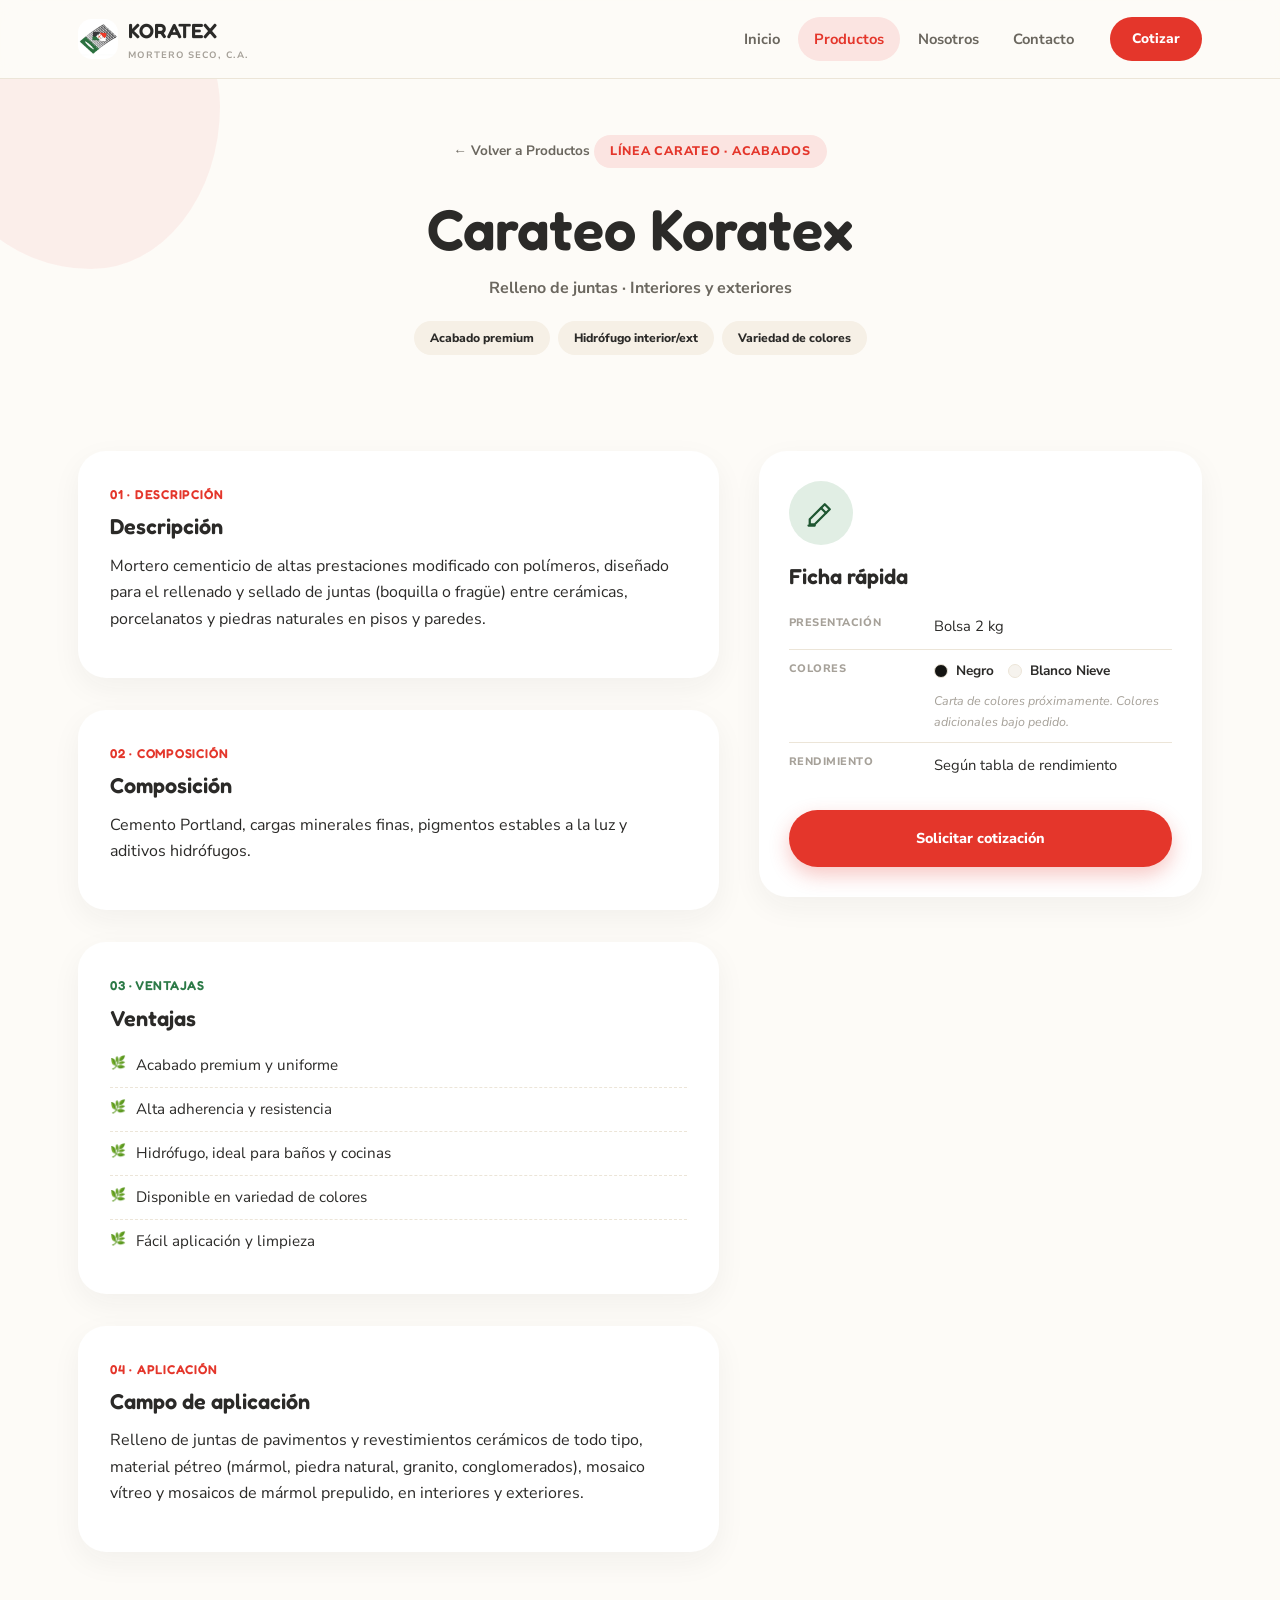
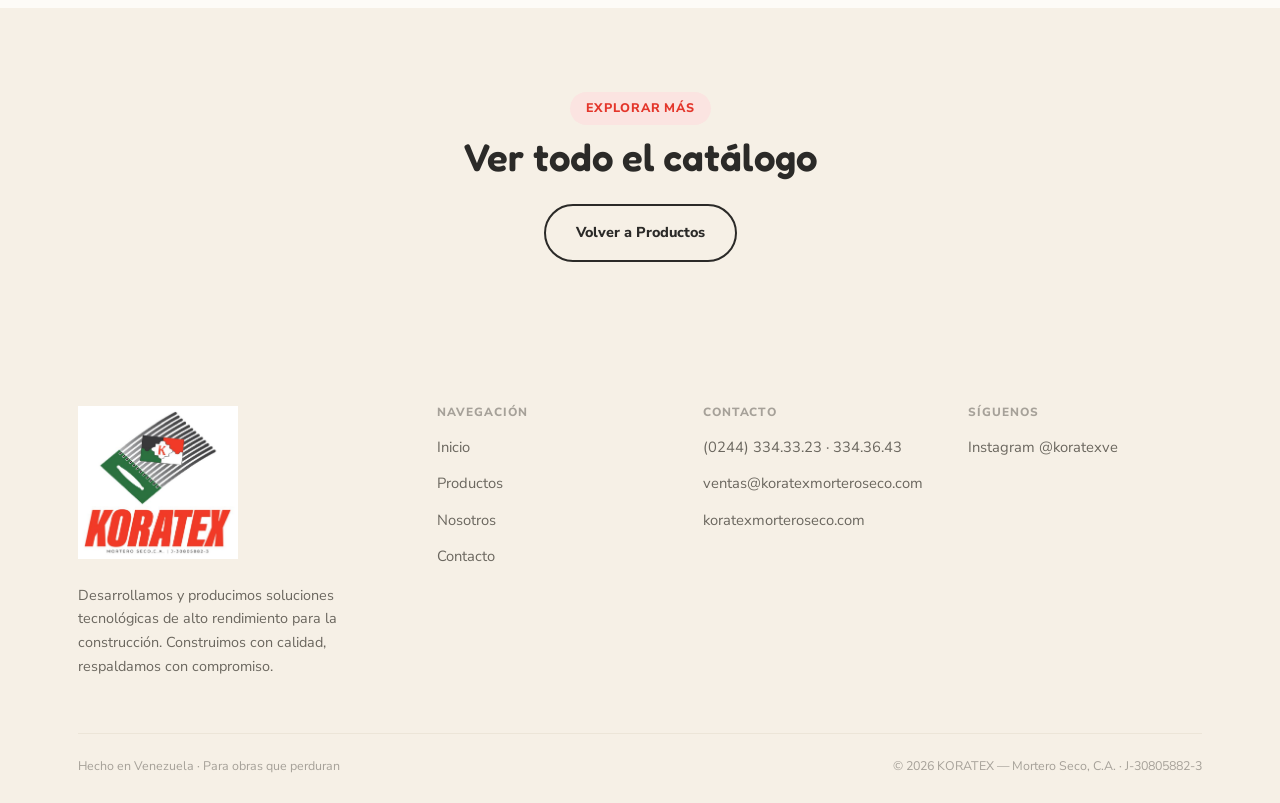
<file: sitio-web/productos/carateo-koratex.html>
<!DOCTYPE html>
<html lang="es">
<head>
<meta charset="UTF-8">
<meta name="viewport" content="width=device-width, initial-scale=1.0">
<title>Carateo Koratex — Ficha técnica | KORATEX</title>
<meta name="description" content="Relleno de juntas · Interiores y exteriores. Mortero cementicio de altas prestaciones modificado con polímeros, diseñado para el rellenado y sellado de juntas (boquilla o fragüe) entre...">
<link rel="canonical" href="https://koratexmorteroseco.com/productos/carateo-koratex.html">
<meta property="og:title" content="Carateo Koratex — Ficha técnica | KORATEX">
<meta property="og:description" content="Relleno de juntas · Interiores y exteriores. Mortero cementicio de altas prestaciones modificado con polímeros, diseñado para el rellenado y sellado de juntas (boquilla o fragüe) entre...">
<meta property="og:type" content="website">
<meta property="og:locale" content="es_VE">
<link rel="preconnect" href="https://fonts.googleapis.com">
<link rel="preconnect" href="https://fonts.gstatic.com" crossorigin>
<link href="https://fonts.googleapis.com/css2?family=Fredoka:wght@500;600;700&family=Nunito+Sans:wght@400;600;700;800&display=swap" rel="stylesheet">
<link rel="icon" type="image/png" href="../img/favicon.png">
<link rel="stylesheet" href="../css/style.css?v=6">
</head>
<body>
<header class="nav">
  <div class="nav-inner">
    <a href="../index.html" class="brand">
      <img class="brand-mark" src="../img/logo-icon.png" width="40" height="40" alt="Isotipo KORATEX">
      <span>
        <span class="brand-word">KORATEX</span>
        <span class="brand-sub">Mortero Seco, C.A.</span>
      </span>
    </a>
    <nav class="nav-links" id="navLinks">
      <a href="../index.html" class="">Inicio</a>
      <a href="../productos.html" class="active">Productos</a>
      <a href="../nosotros.html" class="">Nosotros</a>
      <a href="../contacto.html" class="">Contacto</a>
    </nav>
    <a href="../contacto.html" class="nav-cta">Cotizar</a>
    <button class="nav-burger" id="navBurger" aria-label="Abrir menú"><span></span><span></span><span></span></button>
  </div>
</header>

<section class="p-hero">
  <div class="blob blob-rojo blob-shape" style="width:280px; height:280px; top:-90px; left:-60px;"></div>
  <div class="wrap">
    <a href="../productos.html" class="back-link">← Volver a Productos</a>
    <span class="eyebrow" data-cat="acabados">Línea Carateo · Acabados</span>
    <h1>Carateo Koratex</h1>
    <p class="p-tagline">Relleno de juntas · Interiores y exteriores</p>
    <div class="badges"><span class="badge">Acabado premium</span><span class="badge">Hidrófugo interior/ext</span><span class="badge">Variedad de colores</span></div>
    
  </div>
</section>

<section class="section-tight">
  <div class="wrap p-detail-grid">
    <div class="p-blocks">
      <div class="p-block">
        <span class="p-num">01 · Descripción</span>
        <h3>Descripción</h3>
        <p>Mortero cementicio de altas prestaciones modificado con polímeros, diseñado para el rellenado y sellado de juntas (boquilla o fragüe) entre cerámicas, porcelanatos y piedras naturales en pisos y paredes.</p>
      </div>
      <div class="p-block">
        <span class="p-num">02 · Composición</span>
        <h3>Composición</h3>
        <p>Cemento Portland, cargas minerales finas, pigmentos estables a la luz y aditivos hidrófugos.</p>
      </div>
      <div class="p-block verde">
        <span class="p-num">03 · Ventajas</span>
        <h3>Ventajas</h3>
        <ul class="lista-check"><li>Acabado premium y uniforme</li><li>Alta adherencia y resistencia</li><li>Hidrófugo, ideal para baños y cocinas</li><li>Disponible en variedad de colores</li><li>Fácil aplicación y limpieza</li></ul>
      </div>
      <div class="p-block">
        <span class="p-num">04 · Aplicación</span>
        <h3>Campo de aplicación</h3>
        <p>Relleno de juntas de pavimentos y revestimientos cerámicos de todo tipo, material pétreo (mármol, piedra natural, granito, conglomerados), mosaico vítreo y mosaicos de mármol prepulido, en interiores y exteriores.</p>
      </div>
    </div>

    <aside class="p-spec-card" data-cat="acabados">
      <div class="p-spec-icon"><svg viewBox="0 0 24 24" fill="none" stroke="currentColor" stroke-width="1.8" stroke-linecap="round" stroke-linejoin="round"><path d="M3 17 15 5l4 4L7 21H3z"/><path d="M12 8l4 4M2 22h5"/></svg></div>
      <h3 style="margin-bottom:16px;">Ficha rápida</h3>
      <table class="spec-table">
        <tr><td>Presentación</td><td>Bolsa 2 kg</td></tr>
        <tr><td>Colores</td><td><span class="chip-color"><span class="dot" style="background:#141412"></span>Negro</span><span class="chip-color"><span class="dot" style="background:#F6F3EE"></span>Blanco Nieve</span><div class="spec-note">Carta de colores próximamente. Colores adicionales bajo pedido.</div></td></tr>
        <tr><td>Rendimiento</td><td><div>Según tabla de rendimiento</div></td></tr>
      </table>
      <a href="../contacto.html" class="btn btn-primary btn-block">Solicitar cotización</a>
    </aside>
  </div>
</section>

<section class="section-crema2 center">
  <div class="wrap">
    <span class="eyebrow">Explorar más</span>
    <h2 style="margin-top:12px;">Ver todo el catálogo</h2>
    <a href="../productos.html" class="btn btn-outline" style="margin-top:26px;">Volver a Productos</a>
  </div>
</section>

<footer class="footer">
  <div class="wrap">
    <div class="footer-inner">
      <div class="footer-brand">
        <a href="../index.html" class="footer-logo">
          <img src="../img/logo-full.png" alt="KORATEX — Mortero Seco, C.A." width="160">
        </a>
        <p>Desarrollamos y producimos soluciones tecnológicas de alto rendimiento para la construcción. Construimos con calidad, respaldamos con compromiso.</p>
      </div>
      <div>
        <h4>Navegación</h4>
        <ul>
          <li><a href="../index.html">Inicio</a></li>
          <li><a href="../productos.html">Productos</a></li>
          <li><a href="../nosotros.html">Nosotros</a></li>
          <li><a href="../contacto.html">Contacto</a></li>
        </ul>
      </div>
      <div>
        <h4>Contacto</h4>
        <ul>
          <li>(0244) 334.33.23 · 334.36.43</li>
          <li>ventas@koratexmorteroseco.com</li>
          <li>koratexmorteroseco.com</li>
        </ul>
      </div>
      <div>
        <h4>Síguenos</h4>
        <ul>
          <li>Instagram @koratexve</li>
        </ul>
      </div>
    </div>
    <div class="footer-bottom">
      <span>Hecho en Venezuela · Para obras que perduran</span>
      <span>© 2026 KORATEX — Mortero Seco, C.A. · J-30805882-3</span>
    </div>
  </div>
</footer>
<script src="../js/main.js?v=6"></script>
</body>
</html>
</file>
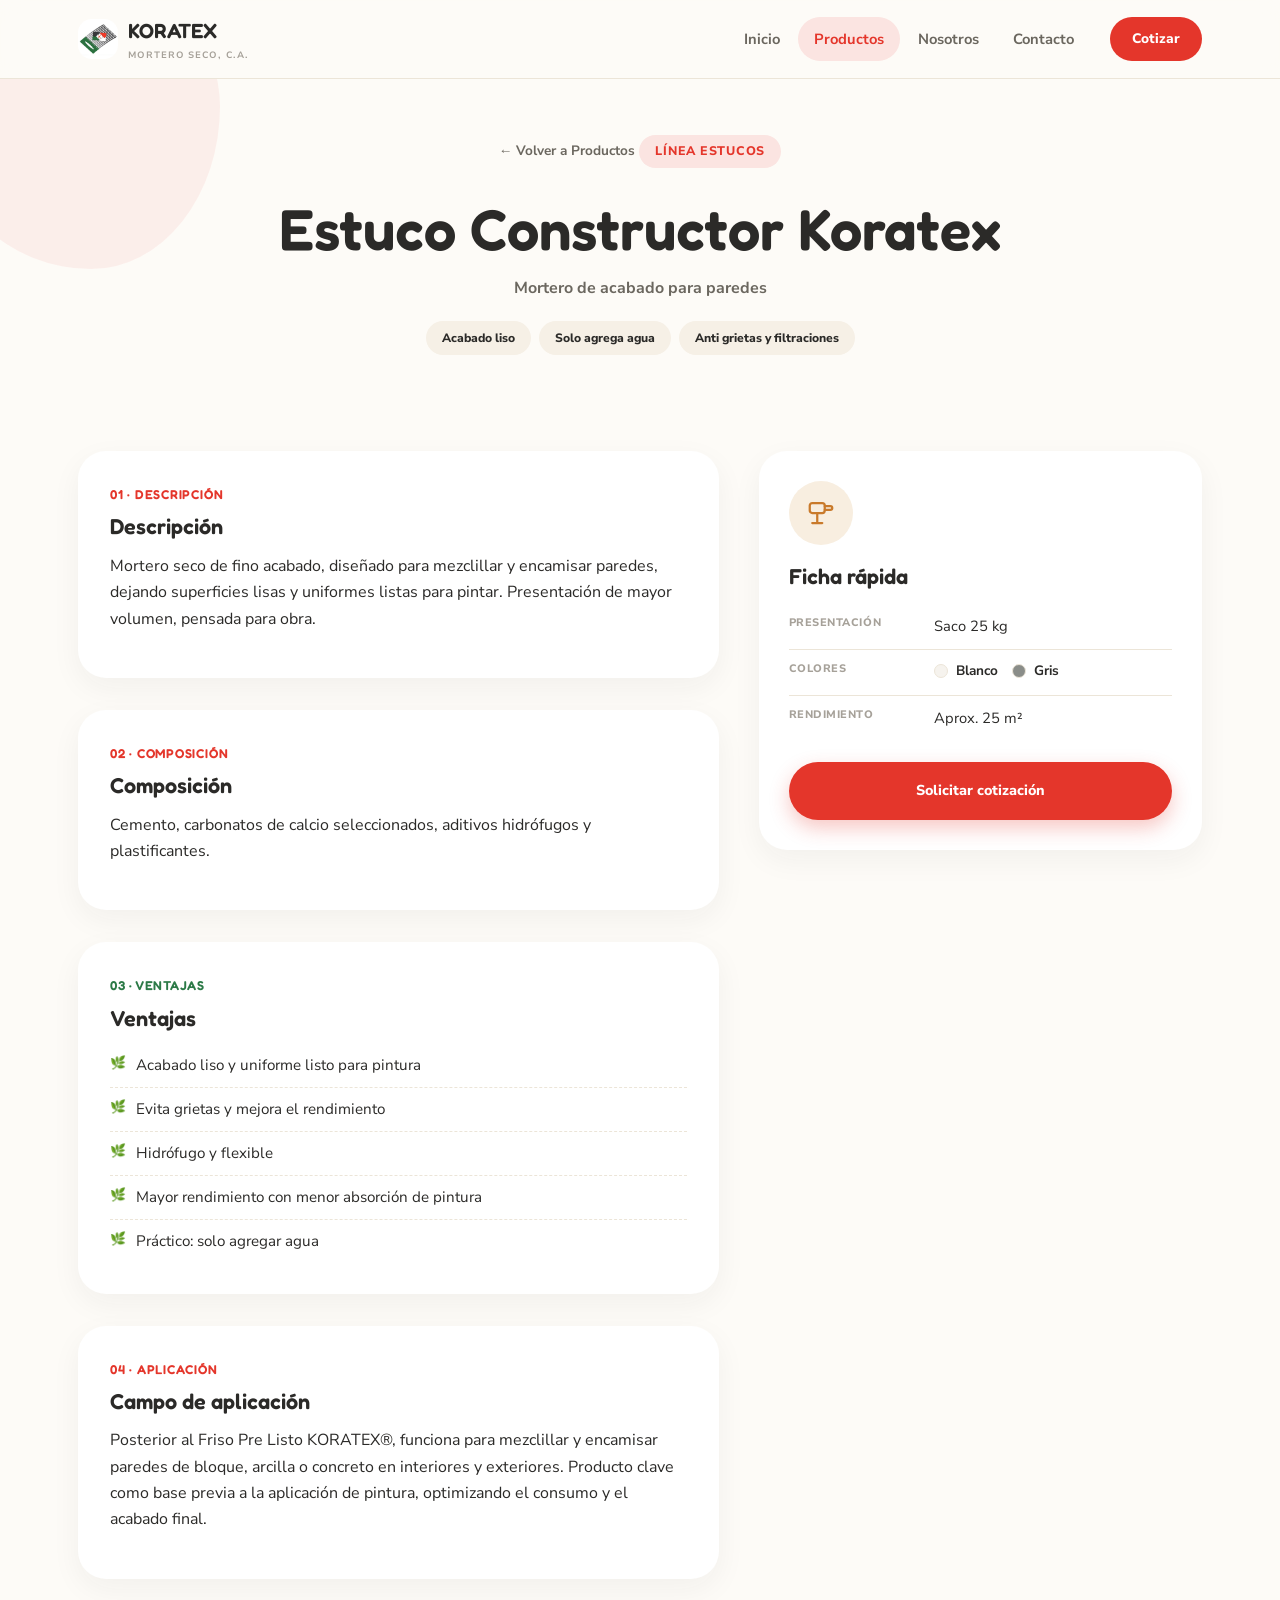
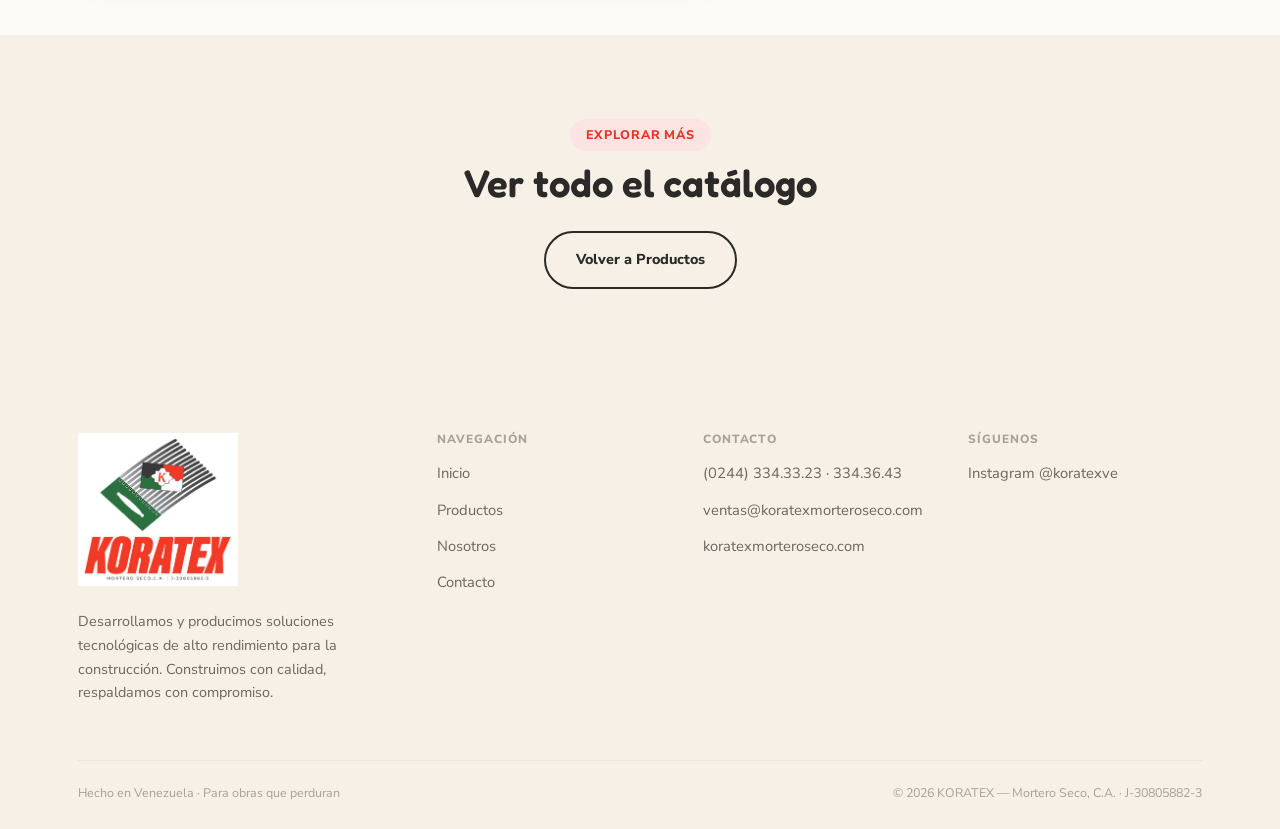
<file: sitio-web/productos/estuco-constructor.html>
<!DOCTYPE html>
<html lang="es">
<head>
<meta charset="UTF-8">
<meta name="viewport" content="width=device-width, initial-scale=1.0">
<title>Estuco Constructor Koratex — Ficha técnica | KORATEX</title>
<meta name="description" content="Mortero de acabado para paredes. Mortero seco de fino acabado, diseñado para mezclillar y encamisar paredes, dejando superficies lisas y uniformes listas para pintar. Presentación...">
<link rel="canonical" href="https://koratexmorteroseco.com/productos/estuco-constructor.html">
<meta property="og:title" content="Estuco Constructor Koratex — Ficha técnica | KORATEX">
<meta property="og:description" content="Mortero de acabado para paredes. Mortero seco de fino acabado, diseñado para mezclillar y encamisar paredes, dejando superficies lisas y uniformes listas para pintar. Presentación...">
<meta property="og:type" content="website">
<meta property="og:locale" content="es_VE">
<link rel="preconnect" href="https://fonts.googleapis.com">
<link rel="preconnect" href="https://fonts.gstatic.com" crossorigin>
<link href="https://fonts.googleapis.com/css2?family=Fredoka:wght@500;600;700&family=Nunito+Sans:wght@400;600;700;800&display=swap" rel="stylesheet">
<link rel="icon" type="image/png" href="../img/favicon.png">
<link rel="stylesheet" href="../css/style.css?v=6">
</head>
<body>
<header class="nav">
  <div class="nav-inner">
    <a href="../index.html" class="brand">
      <img class="brand-mark" src="../img/logo-icon.png" width="40" height="40" alt="Isotipo KORATEX">
      <span>
        <span class="brand-word">KORATEX</span>
        <span class="brand-sub">Mortero Seco, C.A.</span>
      </span>
    </a>
    <nav class="nav-links" id="navLinks">
      <a href="../index.html" class="">Inicio</a>
      <a href="../productos.html" class="active">Productos</a>
      <a href="../nosotros.html" class="">Nosotros</a>
      <a href="../contacto.html" class="">Contacto</a>
    </nav>
    <a href="../contacto.html" class="nav-cta">Cotizar</a>
    <button class="nav-burger" id="navBurger" aria-label="Abrir menú"><span></span><span></span><span></span></button>
  </div>
</header>

<section class="p-hero">
  <div class="blob blob-rojo blob-shape" style="width:280px; height:280px; top:-90px; left:-60px;"></div>
  <div class="wrap">
    <a href="../productos.html" class="back-link">← Volver a Productos</a>
    <span class="eyebrow" data-cat="estucos">Línea Estucos</span>
    <h1>Estuco Constructor Koratex</h1>
    <p class="p-tagline">Mortero de acabado para paredes</p>
    <div class="badges"><span class="badge">Acabado liso</span><span class="badge">Solo agrega agua</span><span class="badge">Anti grietas y filtraciones</span></div>
    
  </div>
</section>

<section class="section-tight">
  <div class="wrap p-detail-grid">
    <div class="p-blocks">
      <div class="p-block">
        <span class="p-num">01 · Descripción</span>
        <h3>Descripción</h3>
        <p>Mortero seco de fino acabado, diseñado para mezclillar y encamisar paredes, dejando superficies lisas y uniformes listas para pintar. Presentación de mayor volumen, pensada para obra.</p>
      </div>
      <div class="p-block">
        <span class="p-num">02 · Composición</span>
        <h3>Composición</h3>
        <p>Cemento, carbonatos de calcio seleccionados, aditivos hidrófugos y plastificantes.</p>
      </div>
      <div class="p-block verde">
        <span class="p-num">03 · Ventajas</span>
        <h3>Ventajas</h3>
        <ul class="lista-check"><li>Acabado liso y uniforme listo para pintura</li><li>Evita grietas y mejora el rendimiento</li><li>Hidrófugo y flexible</li><li>Mayor rendimiento con menor absorción de pintura</li><li>Práctico: solo agregar agua</li></ul>
      </div>
      <div class="p-block">
        <span class="p-num">04 · Aplicación</span>
        <h3>Campo de aplicación</h3>
        <p>Posterior al Friso Pre Listo KORATEX®, funciona para mezclillar y encamisar paredes de bloque, arcilla o concreto en interiores y exteriores. Producto clave como base previa a la aplicación de pintura, optimizando el consumo y el acabado final.</p>
      </div>
    </div>

    <aside class="p-spec-card" data-cat="estucos">
      <div class="p-spec-icon"><svg viewBox="0 0 24 24" fill="none" stroke="currentColor" stroke-width="1.8" stroke-linecap="round" stroke-linejoin="round"><rect x="3" y="4" width="12" height="8" rx="2"/><path d="M15 6.5h4.5a1.5 1.5 0 0 1 1.5 1.5v0a1.5 1.5 0 0 1-1.5 1.5H15"/><path d="M9 12v8M5 20h8"/></svg></div>
      <h3 style="margin-bottom:16px;">Ficha rápida</h3>
      <table class="spec-table">
        <tr><td>Presentación</td><td>Saco 25 kg</td></tr>
        <tr><td>Colores</td><td><span class="chip-color"><span class="dot" style="background:#F6F3EE"></span>Blanco</span><span class="chip-color"><span class="dot" style="background:#8A8D89"></span>Gris</span></td></tr>
        <tr><td>Rendimiento</td><td><div>Aprox. 25 m²</div></td></tr>
      </table>
      <a href="../contacto.html" class="btn btn-primary btn-block">Solicitar cotización</a>
    </aside>
  </div>
</section>

<section class="section-crema2 center">
  <div class="wrap">
    <span class="eyebrow">Explorar más</span>
    <h2 style="margin-top:12px;">Ver todo el catálogo</h2>
    <a href="../productos.html" class="btn btn-outline" style="margin-top:26px;">Volver a Productos</a>
  </div>
</section>

<footer class="footer">
  <div class="wrap">
    <div class="footer-inner">
      <div class="footer-brand">
        <a href="../index.html" class="footer-logo">
          <img src="../img/logo-full.png" alt="KORATEX — Mortero Seco, C.A." width="160">
        </a>
        <p>Desarrollamos y producimos soluciones tecnológicas de alto rendimiento para la construcción. Construimos con calidad, respaldamos con compromiso.</p>
      </div>
      <div>
        <h4>Navegación</h4>
        <ul>
          <li><a href="../index.html">Inicio</a></li>
          <li><a href="../productos.html">Productos</a></li>
          <li><a href="../nosotros.html">Nosotros</a></li>
          <li><a href="../contacto.html">Contacto</a></li>
        </ul>
      </div>
      <div>
        <h4>Contacto</h4>
        <ul>
          <li>(0244) 334.33.23 · 334.36.43</li>
          <li>ventas@koratexmorteroseco.com</li>
          <li>koratexmorteroseco.com</li>
        </ul>
      </div>
      <div>
        <h4>Síguenos</h4>
        <ul>
          <li>Instagram @koratexve</li>
        </ul>
      </div>
    </div>
    <div class="footer-bottom">
      <span>Hecho en Venezuela · Para obras que perduran</span>
      <span>© 2026 KORATEX — Mortero Seco, C.A. · J-30805882-3</span>
    </div>
  </div>
</footer>
<script src="../js/main.js?v=6"></script>
</body>
</html>
</file>
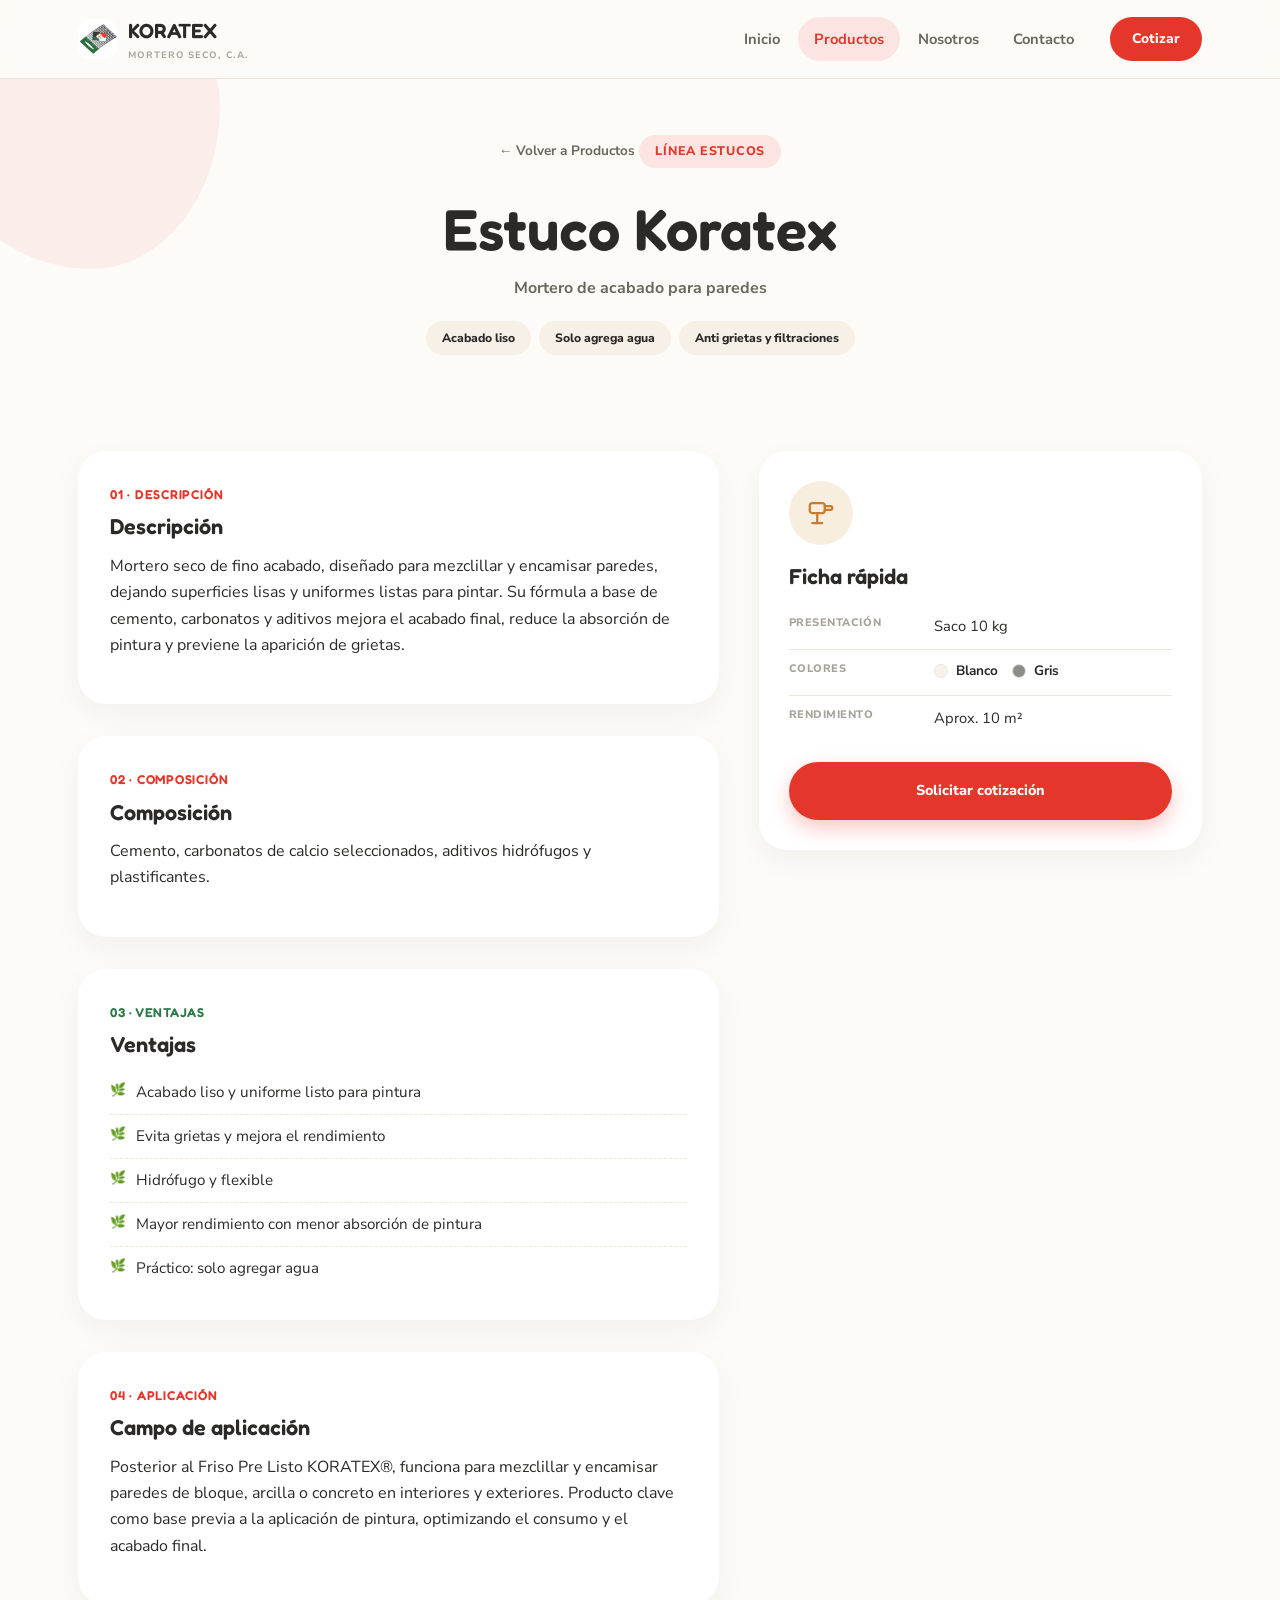
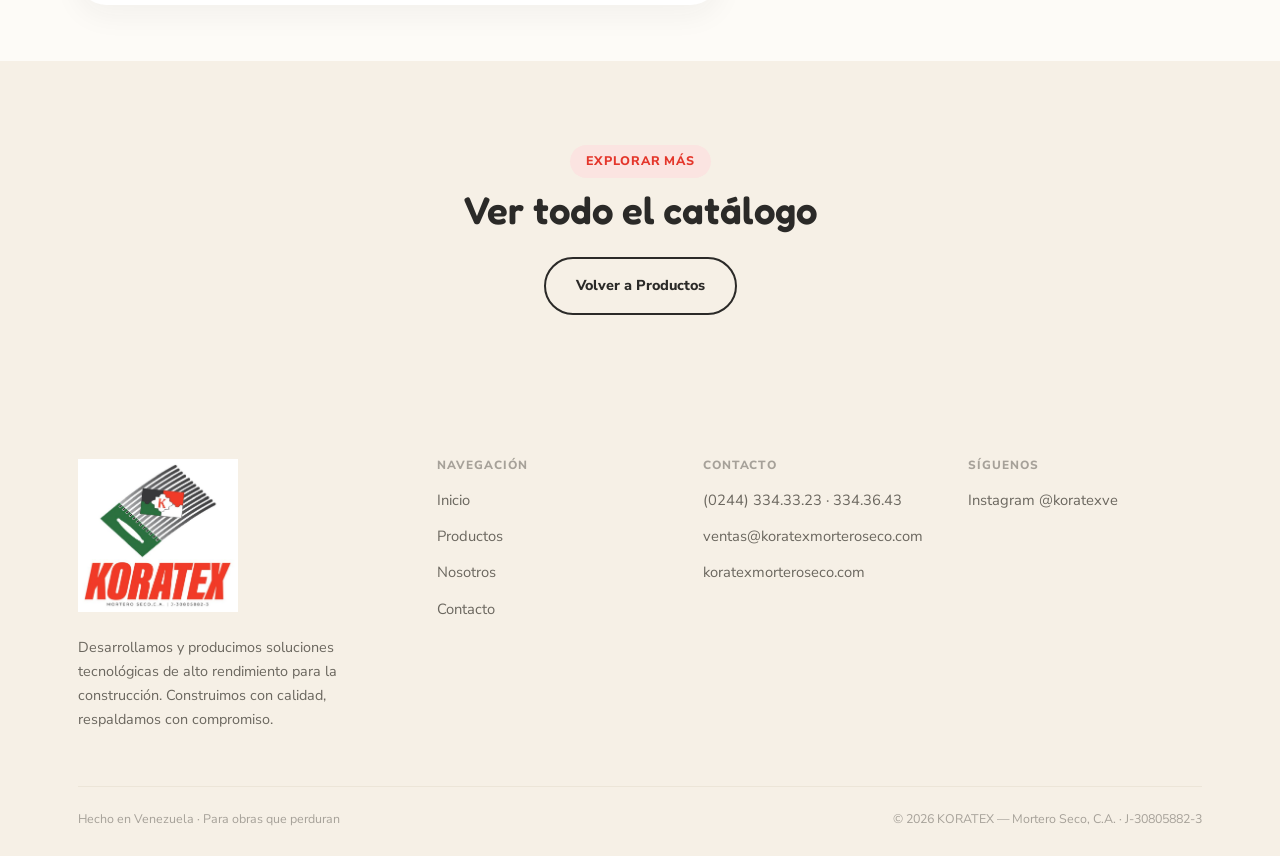
<file: sitio-web/productos/estuco-koratex.html>
<!DOCTYPE html>
<html lang="es">
<head>
<meta charset="UTF-8">
<meta name="viewport" content="width=device-width, initial-scale=1.0">
<title>Estuco Koratex — Ficha técnica | KORATEX</title>
<meta name="description" content="Mortero de acabado para paredes. Mortero seco de fino acabado, diseñado para mezclillar y encamisar paredes, dejando superficies lisas y uniformes listas para pintar. Su fórmula...">
<link rel="canonical" href="https://koratexmorteroseco.com/productos/estuco-koratex.html">
<meta property="og:title" content="Estuco Koratex — Ficha técnica | KORATEX">
<meta property="og:description" content="Mortero de acabado para paredes. Mortero seco de fino acabado, diseñado para mezclillar y encamisar paredes, dejando superficies lisas y uniformes listas para pintar. Su fórmula...">
<meta property="og:type" content="website">
<meta property="og:locale" content="es_VE">
<link rel="preconnect" href="https://fonts.googleapis.com">
<link rel="preconnect" href="https://fonts.gstatic.com" crossorigin>
<link href="https://fonts.googleapis.com/css2?family=Fredoka:wght@500;600;700&family=Nunito+Sans:wght@400;600;700;800&display=swap" rel="stylesheet">
<link rel="icon" type="image/png" href="../img/favicon.png">
<link rel="stylesheet" href="../css/style.css?v=6">
</head>
<body>
<header class="nav">
  <div class="nav-inner">
    <a href="../index.html" class="brand">
      <img class="brand-mark" src="../img/logo-icon.png" width="40" height="40" alt="Isotipo KORATEX">
      <span>
        <span class="brand-word">KORATEX</span>
        <span class="brand-sub">Mortero Seco, C.A.</span>
      </span>
    </a>
    <nav class="nav-links" id="navLinks">
      <a href="../index.html" class="">Inicio</a>
      <a href="../productos.html" class="active">Productos</a>
      <a href="../nosotros.html" class="">Nosotros</a>
      <a href="../contacto.html" class="">Contacto</a>
    </nav>
    <a href="../contacto.html" class="nav-cta">Cotizar</a>
    <button class="nav-burger" id="navBurger" aria-label="Abrir menú"><span></span><span></span><span></span></button>
  </div>
</header>

<section class="p-hero">
  <div class="blob blob-rojo blob-shape" style="width:280px; height:280px; top:-90px; left:-60px;"></div>
  <div class="wrap">
    <a href="../productos.html" class="back-link">← Volver a Productos</a>
    <span class="eyebrow" data-cat="estucos">Línea Estucos</span>
    <h1>Estuco Koratex</h1>
    <p class="p-tagline">Mortero de acabado para paredes</p>
    <div class="badges"><span class="badge">Acabado liso</span><span class="badge">Solo agrega agua</span><span class="badge">Anti grietas y filtraciones</span></div>
    
  </div>
</section>

<section class="section-tight">
  <div class="wrap p-detail-grid">
    <div class="p-blocks">
      <div class="p-block">
        <span class="p-num">01 · Descripción</span>
        <h3>Descripción</h3>
        <p>Mortero seco de fino acabado, diseñado para mezclillar y encamisar paredes, dejando superficies lisas y uniformes listas para pintar. Su fórmula a base de cemento, carbonatos y aditivos mejora el acabado final, reduce la absorción de pintura y previene la aparición de grietas.</p>
      </div>
      <div class="p-block">
        <span class="p-num">02 · Composición</span>
        <h3>Composición</h3>
        <p>Cemento, carbonatos de calcio seleccionados, aditivos hidrófugos y plastificantes.</p>
      </div>
      <div class="p-block verde">
        <span class="p-num">03 · Ventajas</span>
        <h3>Ventajas</h3>
        <ul class="lista-check"><li>Acabado liso y uniforme listo para pintura</li><li>Evita grietas y mejora el rendimiento</li><li>Hidrófugo y flexible</li><li>Mayor rendimiento con menor absorción de pintura</li><li>Práctico: solo agregar agua</li></ul>
      </div>
      <div class="p-block">
        <span class="p-num">04 · Aplicación</span>
        <h3>Campo de aplicación</h3>
        <p>Posterior al Friso Pre Listo KORATEX®, funciona para mezclillar y encamisar paredes de bloque, arcilla o concreto en interiores y exteriores. Producto clave como base previa a la aplicación de pintura, optimizando el consumo y el acabado final.</p>
      </div>
    </div>

    <aside class="p-spec-card" data-cat="estucos">
      <div class="p-spec-icon"><svg viewBox="0 0 24 24" fill="none" stroke="currentColor" stroke-width="1.8" stroke-linecap="round" stroke-linejoin="round"><rect x="3" y="4" width="12" height="8" rx="2"/><path d="M15 6.5h4.5a1.5 1.5 0 0 1 1.5 1.5v0a1.5 1.5 0 0 1-1.5 1.5H15"/><path d="M9 12v8M5 20h8"/></svg></div>
      <h3 style="margin-bottom:16px;">Ficha rápida</h3>
      <table class="spec-table">
        <tr><td>Presentación</td><td>Saco 10 kg</td></tr>
        <tr><td>Colores</td><td><span class="chip-color"><span class="dot" style="background:#F6F3EE"></span>Blanco</span><span class="chip-color"><span class="dot" style="background:#8A8D89"></span>Gris</span></td></tr>
        <tr><td>Rendimiento</td><td><div>Aprox. 10 m²</div></td></tr>
      </table>
      <a href="../contacto.html" class="btn btn-primary btn-block">Solicitar cotización</a>
    </aside>
  </div>
</section>

<section class="section-crema2 center">
  <div class="wrap">
    <span class="eyebrow">Explorar más</span>
    <h2 style="margin-top:12px;">Ver todo el catálogo</h2>
    <a href="../productos.html" class="btn btn-outline" style="margin-top:26px;">Volver a Productos</a>
  </div>
</section>

<footer class="footer">
  <div class="wrap">
    <div class="footer-inner">
      <div class="footer-brand">
        <a href="../index.html" class="footer-logo">
          <img src="../img/logo-full.png" alt="KORATEX — Mortero Seco, C.A." width="160">
        </a>
        <p>Desarrollamos y producimos soluciones tecnológicas de alto rendimiento para la construcción. Construimos con calidad, respaldamos con compromiso.</p>
      </div>
      <div>
        <h4>Navegación</h4>
        <ul>
          <li><a href="../index.html">Inicio</a></li>
          <li><a href="../productos.html">Productos</a></li>
          <li><a href="../nosotros.html">Nosotros</a></li>
          <li><a href="../contacto.html">Contacto</a></li>
        </ul>
      </div>
      <div>
        <h4>Contacto</h4>
        <ul>
          <li>(0244) 334.33.23 · 334.36.43</li>
          <li>ventas@koratexmorteroseco.com</li>
          <li>koratexmorteroseco.com</li>
        </ul>
      </div>
      <div>
        <h4>Síguenos</h4>
        <ul>
          <li>Instagram @koratexve</li>
        </ul>
      </div>
    </div>
    <div class="footer-bottom">
      <span>Hecho en Venezuela · Para obras que perduran</span>
      <span>© 2026 KORATEX — Mortero Seco, C.A. · J-30805882-3</span>
    </div>
  </div>
</footer>
<script src="../js/main.js?v=6"></script>
</body>
</html>
</file>
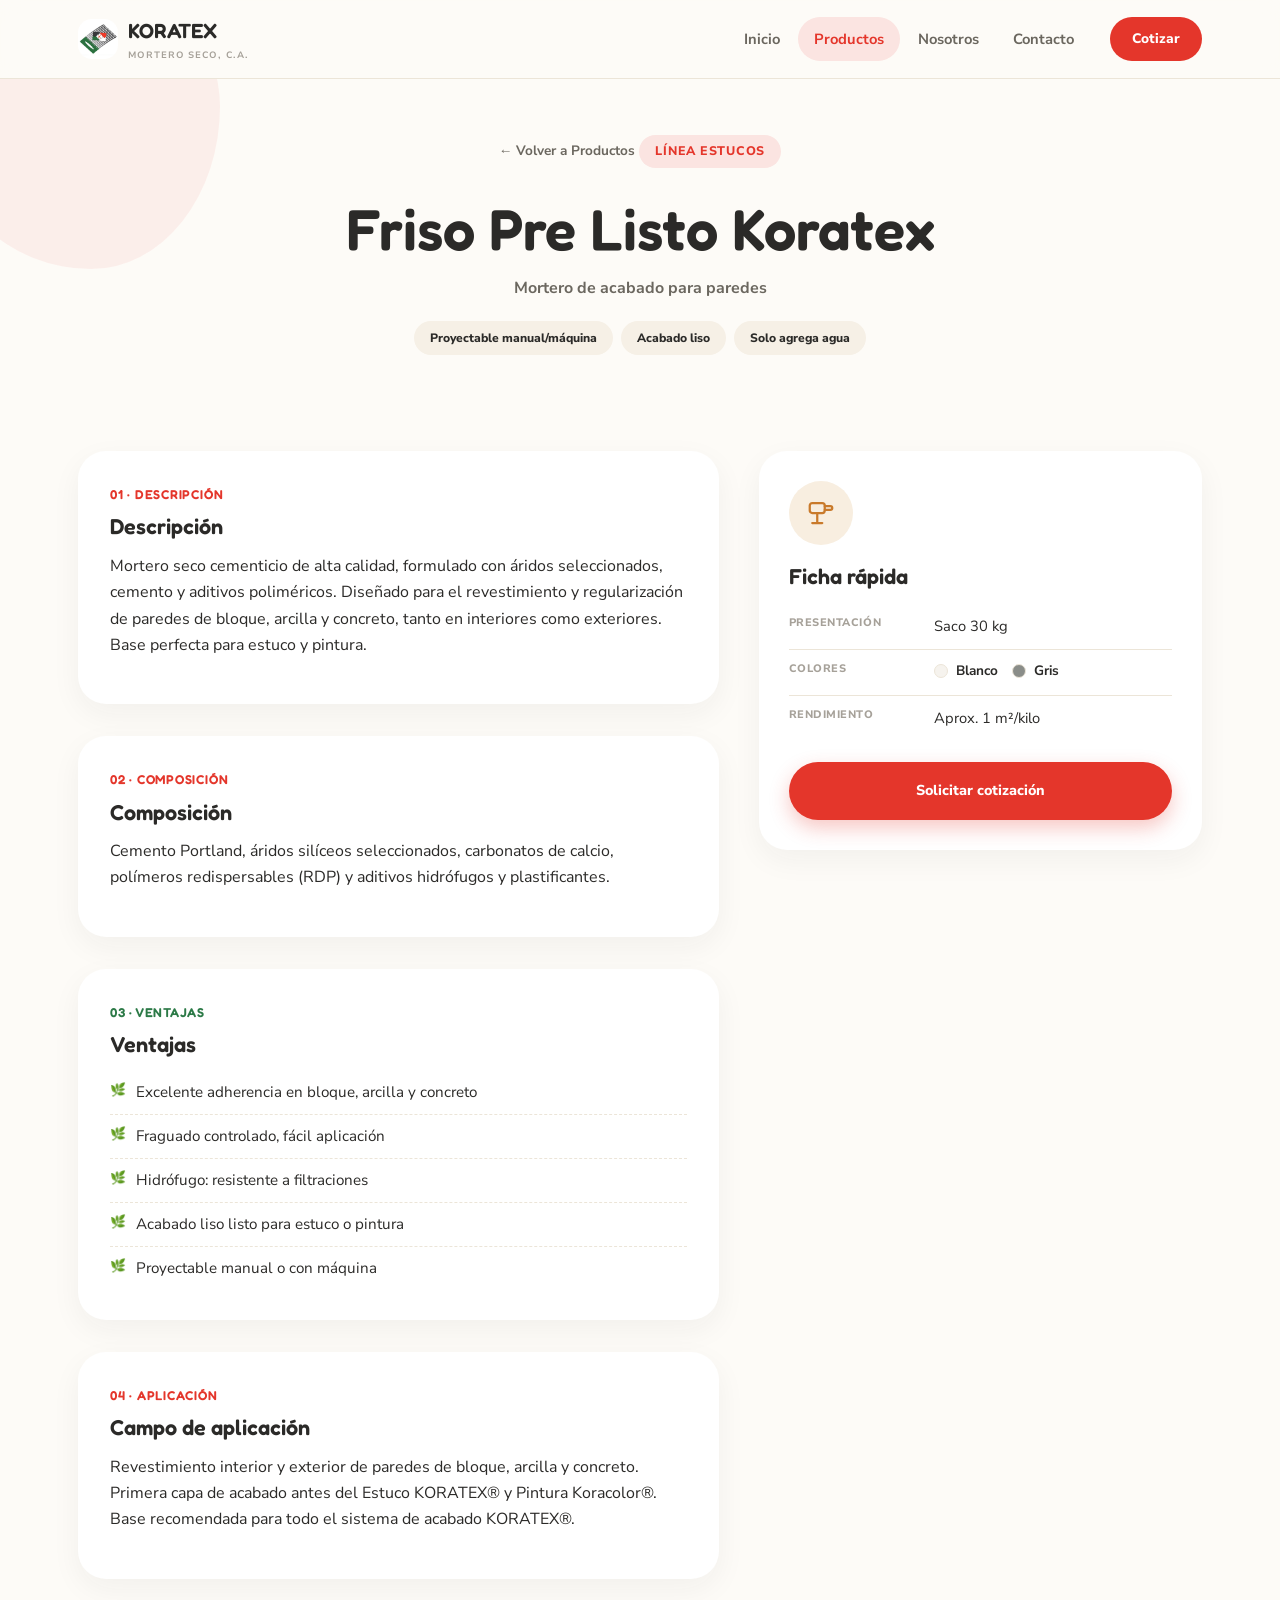
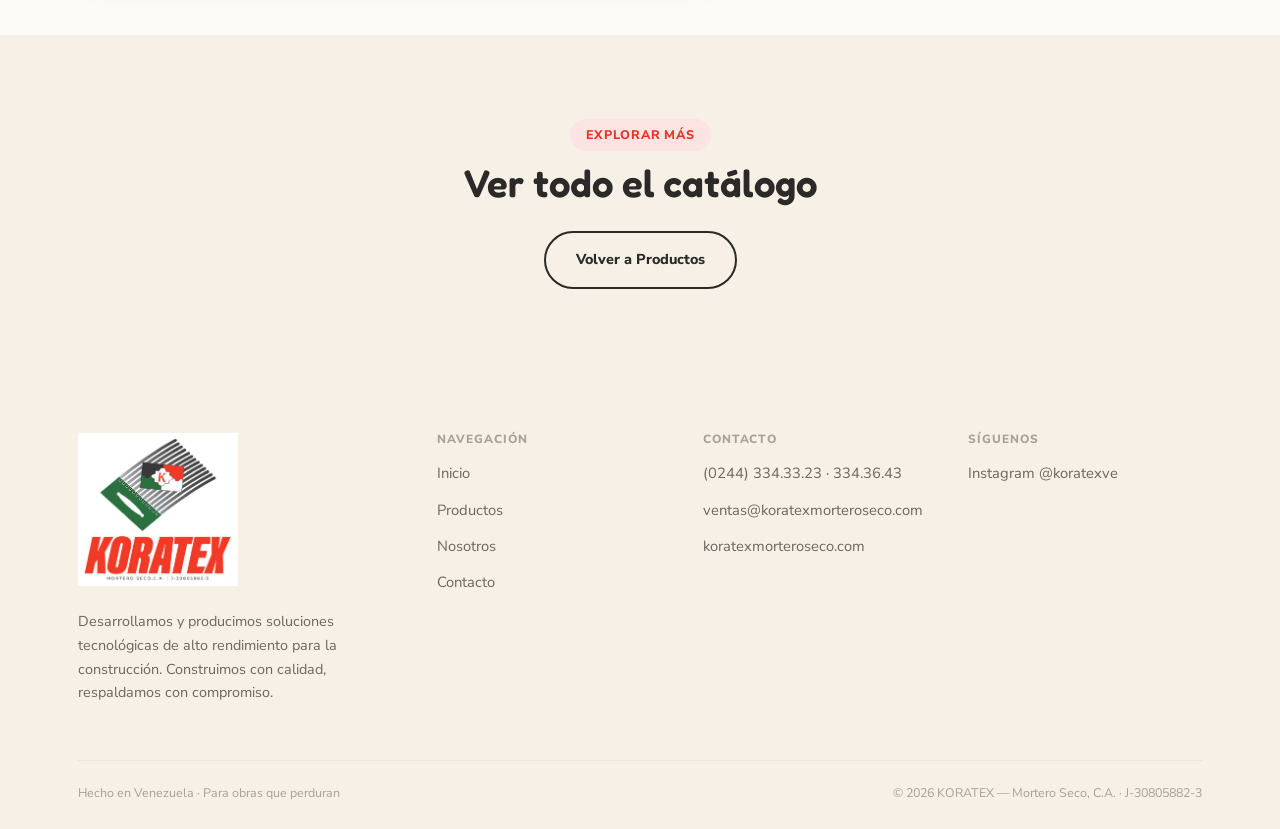
<file: sitio-web/productos/friso-pre-listo.html>
<!DOCTYPE html>
<html lang="es">
<head>
<meta charset="UTF-8">
<meta name="viewport" content="width=device-width, initial-scale=1.0">
<title>Friso Pre Listo Koratex — Ficha técnica | KORATEX</title>
<meta name="description" content="Mortero de acabado para paredes. Mortero seco cementicio de alta calidad, formulado con áridos seleccionados, cemento y aditivos poliméricos. Diseñado para el revestimiento...">
<link rel="canonical" href="https://koratexmorteroseco.com/productos/friso-pre-listo.html">
<meta property="og:title" content="Friso Pre Listo Koratex — Ficha técnica | KORATEX">
<meta property="og:description" content="Mortero de acabado para paredes. Mortero seco cementicio de alta calidad, formulado con áridos seleccionados, cemento y aditivos poliméricos. Diseñado para el revestimiento...">
<meta property="og:type" content="website">
<meta property="og:locale" content="es_VE">
<link rel="preconnect" href="https://fonts.googleapis.com">
<link rel="preconnect" href="https://fonts.gstatic.com" crossorigin>
<link href="https://fonts.googleapis.com/css2?family=Fredoka:wght@500;600;700&family=Nunito+Sans:wght@400;600;700;800&display=swap" rel="stylesheet">
<link rel="icon" type="image/png" href="../img/favicon.png">
<link rel="stylesheet" href="../css/style.css?v=6">
</head>
<body>
<header class="nav">
  <div class="nav-inner">
    <a href="../index.html" class="brand">
      <img class="brand-mark" src="../img/logo-icon.png" width="40" height="40" alt="Isotipo KORATEX">
      <span>
        <span class="brand-word">KORATEX</span>
        <span class="brand-sub">Mortero Seco, C.A.</span>
      </span>
    </a>
    <nav class="nav-links" id="navLinks">
      <a href="../index.html" class="">Inicio</a>
      <a href="../productos.html" class="active">Productos</a>
      <a href="../nosotros.html" class="">Nosotros</a>
      <a href="../contacto.html" class="">Contacto</a>
    </nav>
    <a href="../contacto.html" class="nav-cta">Cotizar</a>
    <button class="nav-burger" id="navBurger" aria-label="Abrir menú"><span></span><span></span><span></span></button>
  </div>
</header>

<section class="p-hero">
  <div class="blob blob-rojo blob-shape" style="width:280px; height:280px; top:-90px; left:-60px;"></div>
  <div class="wrap">
    <a href="../productos.html" class="back-link">← Volver a Productos</a>
    <span class="eyebrow" data-cat="estucos">Línea Estucos</span>
    <h1>Friso Pre Listo Koratex</h1>
    <p class="p-tagline">Mortero de acabado para paredes</p>
    <div class="badges"><span class="badge">Proyectable manual/máquina</span><span class="badge">Acabado liso</span><span class="badge">Solo agrega agua</span></div>
    
  </div>
</section>

<section class="section-tight">
  <div class="wrap p-detail-grid">
    <div class="p-blocks">
      <div class="p-block">
        <span class="p-num">01 · Descripción</span>
        <h3>Descripción</h3>
        <p>Mortero seco cementicio de alta calidad, formulado con áridos seleccionados, cemento y aditivos poliméricos. Diseñado para el revestimiento y regularización de paredes de bloque, arcilla y concreto, tanto en interiores como exteriores. Base perfecta para estuco y pintura.</p>
      </div>
      <div class="p-block">
        <span class="p-num">02 · Composición</span>
        <h3>Composición</h3>
        <p>Cemento Portland, áridos silíceos seleccionados, carbonatos de calcio, polímeros redispersables (RDP) y aditivos hidrófugos y plastificantes.</p>
      </div>
      <div class="p-block verde">
        <span class="p-num">03 · Ventajas</span>
        <h3>Ventajas</h3>
        <ul class="lista-check"><li>Excelente adherencia en bloque, arcilla y concreto</li><li>Fraguado controlado, fácil aplicación</li><li>Hidrófugo: resistente a filtraciones</li><li>Acabado liso listo para estuco o pintura</li><li>Proyectable manual o con máquina</li></ul>
      </div>
      <div class="p-block">
        <span class="p-num">04 · Aplicación</span>
        <h3>Campo de aplicación</h3>
        <p>Revestimiento interior y exterior de paredes de bloque, arcilla y concreto. Primera capa de acabado antes del Estuco KORATEX® y Pintura Koracolor®. Base recomendada para todo el sistema de acabado KORATEX®.</p>
      </div>
    </div>

    <aside class="p-spec-card" data-cat="estucos">
      <div class="p-spec-icon"><svg viewBox="0 0 24 24" fill="none" stroke="currentColor" stroke-width="1.8" stroke-linecap="round" stroke-linejoin="round"><rect x="3" y="4" width="12" height="8" rx="2"/><path d="M15 6.5h4.5a1.5 1.5 0 0 1 1.5 1.5v0a1.5 1.5 0 0 1-1.5 1.5H15"/><path d="M9 12v8M5 20h8"/></svg></div>
      <h3 style="margin-bottom:16px;">Ficha rápida</h3>
      <table class="spec-table">
        <tr><td>Presentación</td><td>Saco 30 kg</td></tr>
        <tr><td>Colores</td><td><span class="chip-color"><span class="dot" style="background:#F6F3EE"></span>Blanco</span><span class="chip-color"><span class="dot" style="background:#8A8D89"></span>Gris</span></td></tr>
        <tr><td>Rendimiento</td><td><div>Aprox. 1 m²/kilo</div></td></tr>
      </table>
      <a href="../contacto.html" class="btn btn-primary btn-block">Solicitar cotización</a>
    </aside>
  </div>
</section>

<section class="section-crema2 center">
  <div class="wrap">
    <span class="eyebrow">Explorar más</span>
    <h2 style="margin-top:12px;">Ver todo el catálogo</h2>
    <a href="../productos.html" class="btn btn-outline" style="margin-top:26px;">Volver a Productos</a>
  </div>
</section>

<footer class="footer">
  <div class="wrap">
    <div class="footer-inner">
      <div class="footer-brand">
        <a href="../index.html" class="footer-logo">
          <img src="../img/logo-full.png" alt="KORATEX — Mortero Seco, C.A." width="160">
        </a>
        <p>Desarrollamos y producimos soluciones tecnológicas de alto rendimiento para la construcción. Construimos con calidad, respaldamos con compromiso.</p>
      </div>
      <div>
        <h4>Navegación</h4>
        <ul>
          <li><a href="../index.html">Inicio</a></li>
          <li><a href="../productos.html">Productos</a></li>
          <li><a href="../nosotros.html">Nosotros</a></li>
          <li><a href="../contacto.html">Contacto</a></li>
        </ul>
      </div>
      <div>
        <h4>Contacto</h4>
        <ul>
          <li>(0244) 334.33.23 · 334.36.43</li>
          <li>ventas@koratexmorteroseco.com</li>
          <li>koratexmorteroseco.com</li>
        </ul>
      </div>
      <div>
        <h4>Síguenos</h4>
        <ul>
          <li>Instagram @koratexve</li>
        </ul>
      </div>
    </div>
    <div class="footer-bottom">
      <span>Hecho en Venezuela · Para obras que perduran</span>
      <span>© 2026 KORATEX — Mortero Seco, C.A. · J-30805882-3</span>
    </div>
  </div>
</footer>
<script src="../js/main.js?v=6"></script>
</body>
</html>
</file>
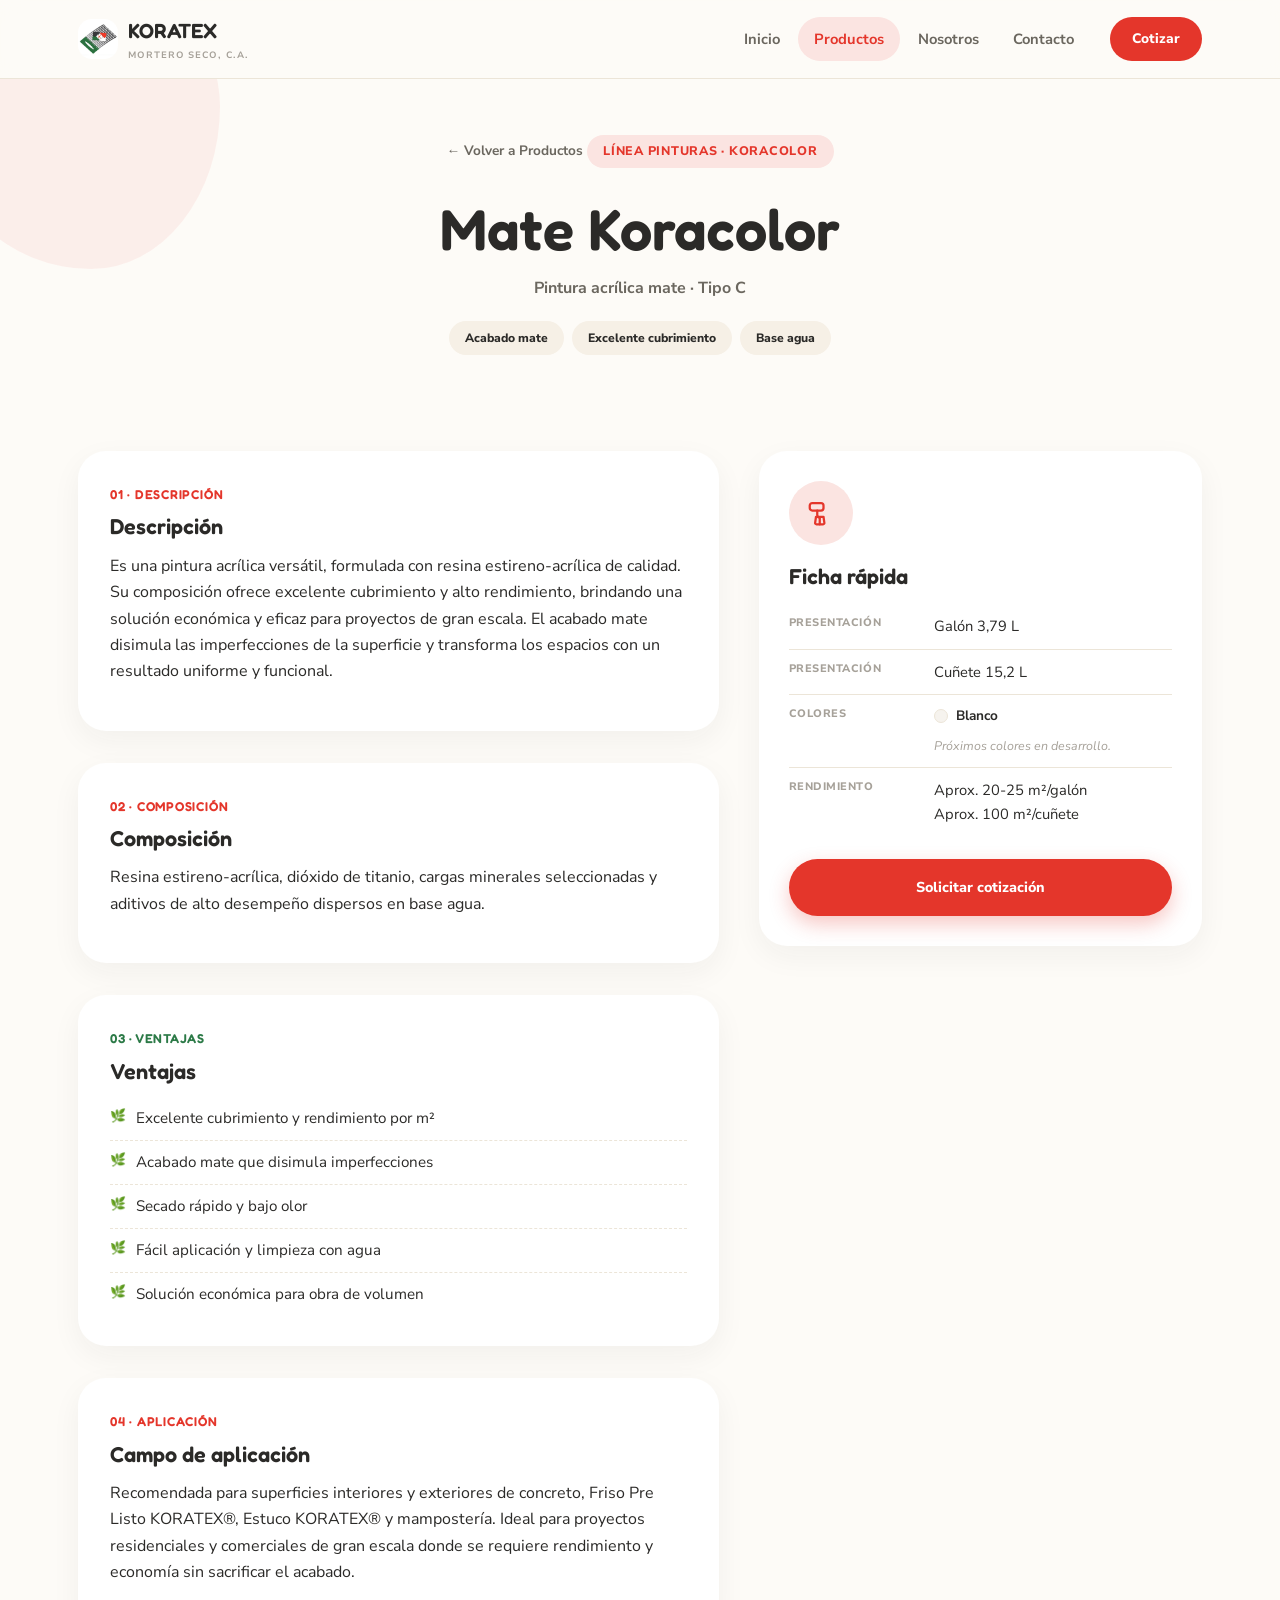
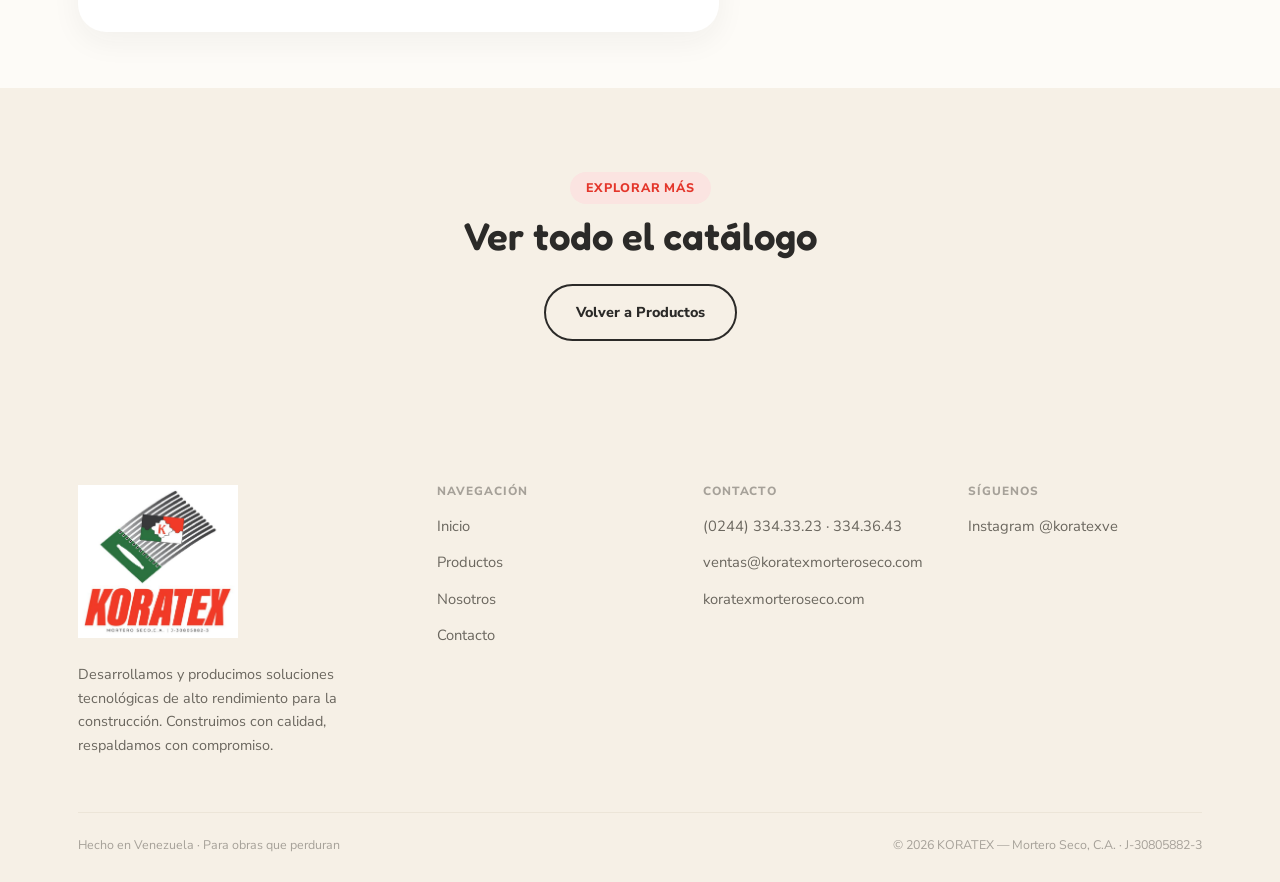
<file: sitio-web/productos/mate-koracolor.html>
<!DOCTYPE html>
<html lang="es">
<head>
<meta charset="UTF-8">
<meta name="viewport" content="width=device-width, initial-scale=1.0">
<title>Mate Koracolor — Ficha técnica | KORATEX</title>
<meta name="description" content="Pintura acrílica mate · Tipo C. Es una pintura acrílica versátil, formulada con resina estireno-acrílica de calidad. Su composición ofrece excelente cubrimiento y alto rend...">
<link rel="canonical" href="https://koratexmorteroseco.com/productos/mate-koracolor.html">
<meta property="og:title" content="Mate Koracolor — Ficha técnica | KORATEX">
<meta property="og:description" content="Pintura acrílica mate · Tipo C. Es una pintura acrílica versátil, formulada con resina estireno-acrílica de calidad. Su composición ofrece excelente cubrimiento y alto rend...">
<meta property="og:type" content="website">
<meta property="og:locale" content="es_VE">
<link rel="preconnect" href="https://fonts.googleapis.com">
<link rel="preconnect" href="https://fonts.gstatic.com" crossorigin>
<link href="https://fonts.googleapis.com/css2?family=Fredoka:wght@500;600;700&family=Nunito+Sans:wght@400;600;700;800&display=swap" rel="stylesheet">
<link rel="icon" type="image/png" href="../img/favicon.png">
<link rel="stylesheet" href="../css/style.css?v=6">
</head>
<body>
<header class="nav">
  <div class="nav-inner">
    <a href="../index.html" class="brand">
      <img class="brand-mark" src="../img/logo-icon.png" width="40" height="40" alt="Isotipo KORATEX">
      <span>
        <span class="brand-word">KORATEX</span>
        <span class="brand-sub">Mortero Seco, C.A.</span>
      </span>
    </a>
    <nav class="nav-links" id="navLinks">
      <a href="../index.html" class="">Inicio</a>
      <a href="../productos.html" class="active">Productos</a>
      <a href="../nosotros.html" class="">Nosotros</a>
      <a href="../contacto.html" class="">Contacto</a>
    </nav>
    <a href="../contacto.html" class="nav-cta">Cotizar</a>
    <button class="nav-burger" id="navBurger" aria-label="Abrir menú"><span></span><span></span><span></span></button>
  </div>
</header>

<section class="p-hero">
  <div class="blob blob-rojo blob-shape" style="width:280px; height:280px; top:-90px; left:-60px;"></div>
  <div class="wrap">
    <a href="../productos.html" class="back-link">← Volver a Productos</a>
    <span class="eyebrow" data-cat="pinturas">Línea Pinturas · Koracolor</span>
    <h1>Mate Koracolor</h1>
    <p class="p-tagline">Pintura acrílica mate · Tipo C</p>
    <div class="badges"><span class="badge">Acabado mate</span><span class="badge">Excelente cubrimiento</span><span class="badge">Base agua</span></div>
    
  </div>
</section>

<section class="section-tight">
  <div class="wrap p-detail-grid">
    <div class="p-blocks">
      <div class="p-block">
        <span class="p-num">01 · Descripción</span>
        <h3>Descripción</h3>
        <p>Es una pintura acrílica versátil, formulada con resina estireno-acrílica de calidad. Su composición ofrece excelente cubrimiento y alto rendimiento, brindando una solución económica y eficaz para proyectos de gran escala. El acabado mate disimula las imperfecciones de la superficie y transforma los espacios con un resultado uniforme y funcional.</p>
      </div>
      <div class="p-block">
        <span class="p-num">02 · Composición</span>
        <h3>Composición</h3>
        <p>Resina estireno-acrílica, dióxido de titanio, cargas minerales seleccionadas y aditivos de alto desempeño dispersos en base agua.</p>
      </div>
      <div class="p-block verde">
        <span class="p-num">03 · Ventajas</span>
        <h3>Ventajas</h3>
        <ul class="lista-check"><li>Excelente cubrimiento y rendimiento por m²</li><li>Acabado mate que disimula imperfecciones</li><li>Secado rápido y bajo olor</li><li>Fácil aplicación y limpieza con agua</li><li>Solución económica para obra de volumen</li></ul>
      </div>
      <div class="p-block">
        <span class="p-num">04 · Aplicación</span>
        <h3>Campo de aplicación</h3>
        <p>Recomendada para superficies interiores y exteriores de concreto, Friso Pre Listo KORATEX®, Estuco KORATEX® y mampostería. Ideal para proyectos residenciales y comerciales de gran escala donde se requiere rendimiento y economía sin sacrificar el acabado.</p>
      </div>
    </div>

    <aside class="p-spec-card" data-cat="pinturas">
      <div class="p-spec-icon"><svg viewBox="0 0 24 24" fill="none" stroke="currentColor" stroke-width="1.8" stroke-linecap="round" stroke-linejoin="round"><rect x="3" y="4" width="11" height="6" rx="2"/><path d="M9 10v3.5a2 2 0 0 0 2 2h0"/><path d="M11 15.5V21"/><path d="M8.3 21h5.4a1 1 0 0 0 1-1.15l-.7-4.85H8l-.7 4.85A1 1 0 0 0 8.3 21Z"/></svg></div>
      <h3 style="margin-bottom:16px;">Ficha rápida</h3>
      <table class="spec-table">
        <tr><td>Presentación</td><td>Galón 3,79 L</td></tr><tr><td>Presentación</td><td>Cuñete 15,2 L</td></tr>
        <tr><td>Colores</td><td><span class="chip-color"><span class="dot" style="background:#F6F3EE"></span>Blanco</span><div class="spec-note">Próximos colores en desarrollo.</div></td></tr>
        <tr><td>Rendimiento</td><td><div>Aprox. 20-25 m²/galón</div><div>Aprox. 100 m²/cuñete</div></td></tr>
      </table>
      <a href="../contacto.html" class="btn btn-primary btn-block">Solicitar cotización</a>
    </aside>
  </div>
</section>

<section class="section-crema2 center">
  <div class="wrap">
    <span class="eyebrow">Explorar más</span>
    <h2 style="margin-top:12px;">Ver todo el catálogo</h2>
    <a href="../productos.html" class="btn btn-outline" style="margin-top:26px;">Volver a Productos</a>
  </div>
</section>

<footer class="footer">
  <div class="wrap">
    <div class="footer-inner">
      <div class="footer-brand">
        <a href="../index.html" class="footer-logo">
          <img src="../img/logo-full.png" alt="KORATEX — Mortero Seco, C.A." width="160">
        </a>
        <p>Desarrollamos y producimos soluciones tecnológicas de alto rendimiento para la construcción. Construimos con calidad, respaldamos con compromiso.</p>
      </div>
      <div>
        <h4>Navegación</h4>
        <ul>
          <li><a href="../index.html">Inicio</a></li>
          <li><a href="../productos.html">Productos</a></li>
          <li><a href="../nosotros.html">Nosotros</a></li>
          <li><a href="../contacto.html">Contacto</a></li>
        </ul>
      </div>
      <div>
        <h4>Contacto</h4>
        <ul>
          <li>(0244) 334.33.23 · 334.36.43</li>
          <li>ventas@koratexmorteroseco.com</li>
          <li>koratexmorteroseco.com</li>
        </ul>
      </div>
      <div>
        <h4>Síguenos</h4>
        <ul>
          <li>Instagram @koratexve</li>
        </ul>
      </div>
    </div>
    <div class="footer-bottom">
      <span>Hecho en Venezuela · Para obras que perduran</span>
      <span>© 2026 KORATEX — Mortero Seco, C.A. · J-30805882-3</span>
    </div>
  </div>
</footer>
<script src="../js/main.js?v=6"></script>
</body>
</html>
</file>
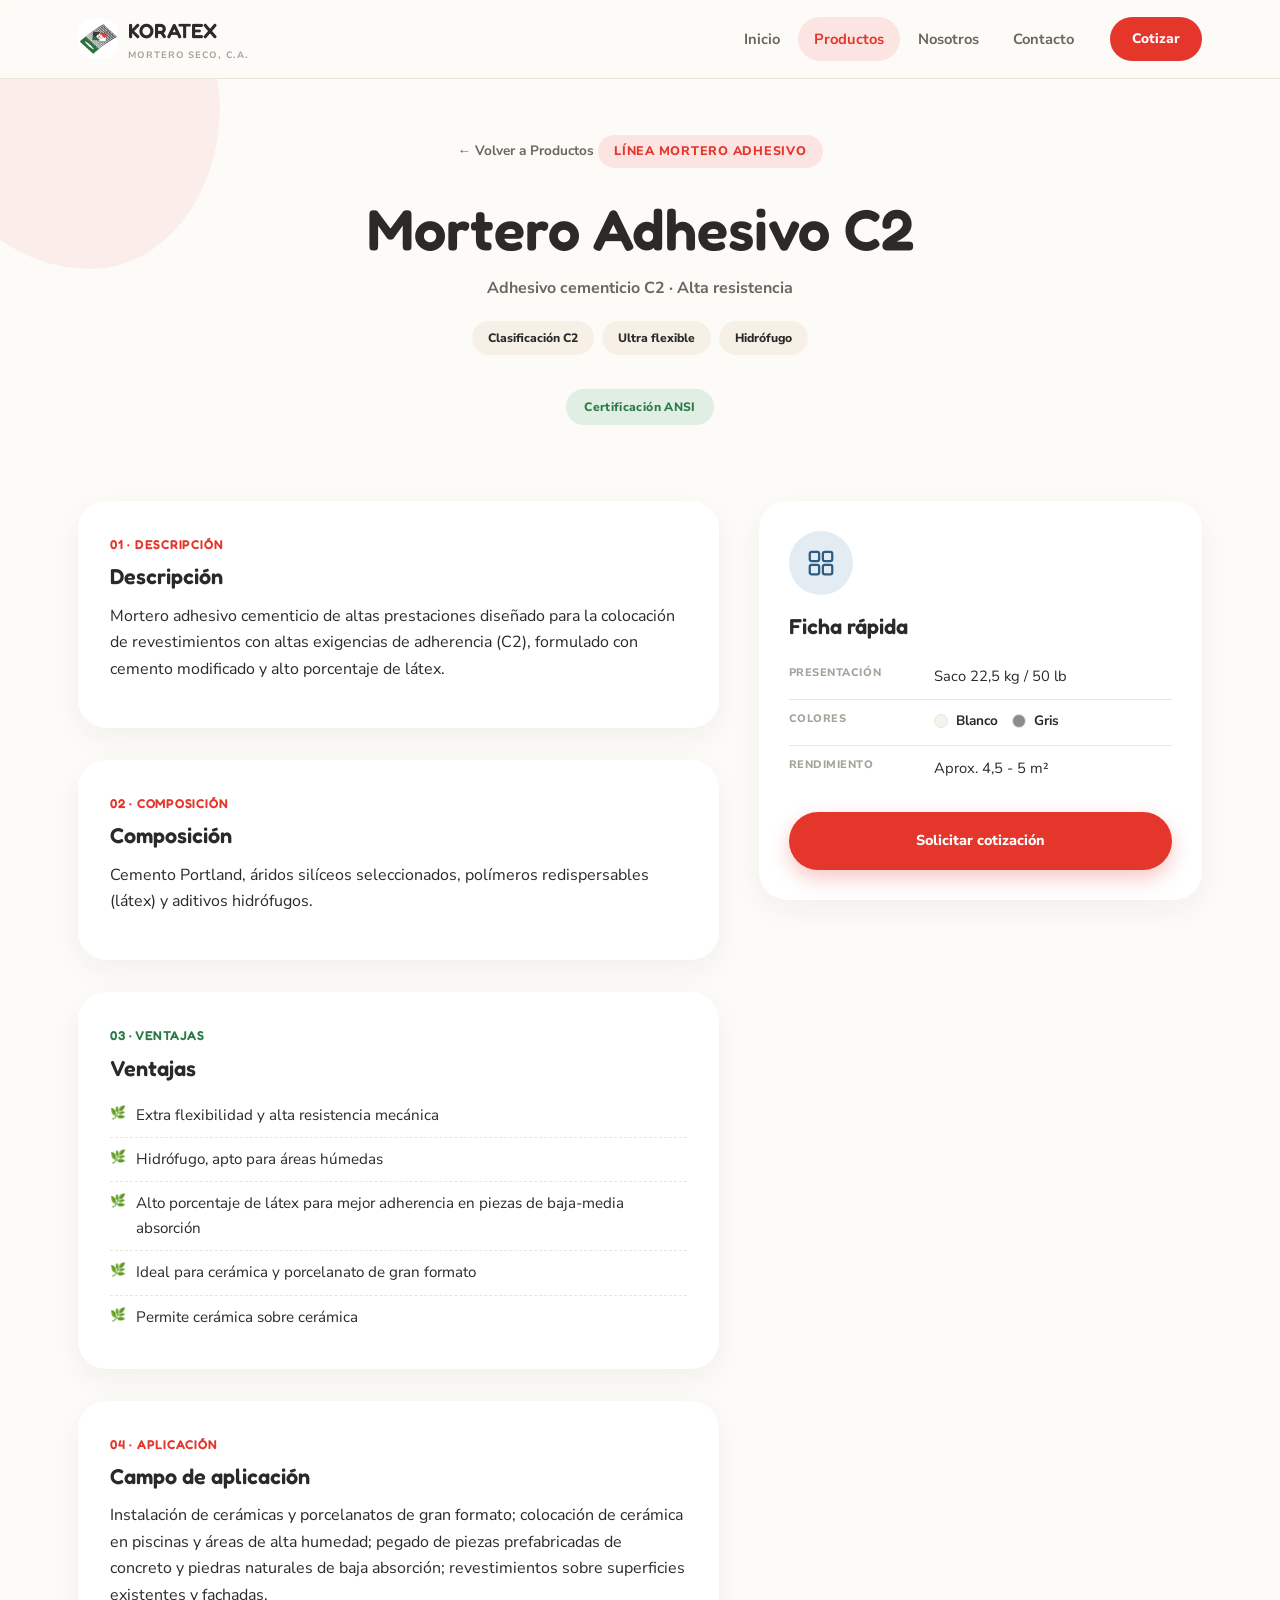
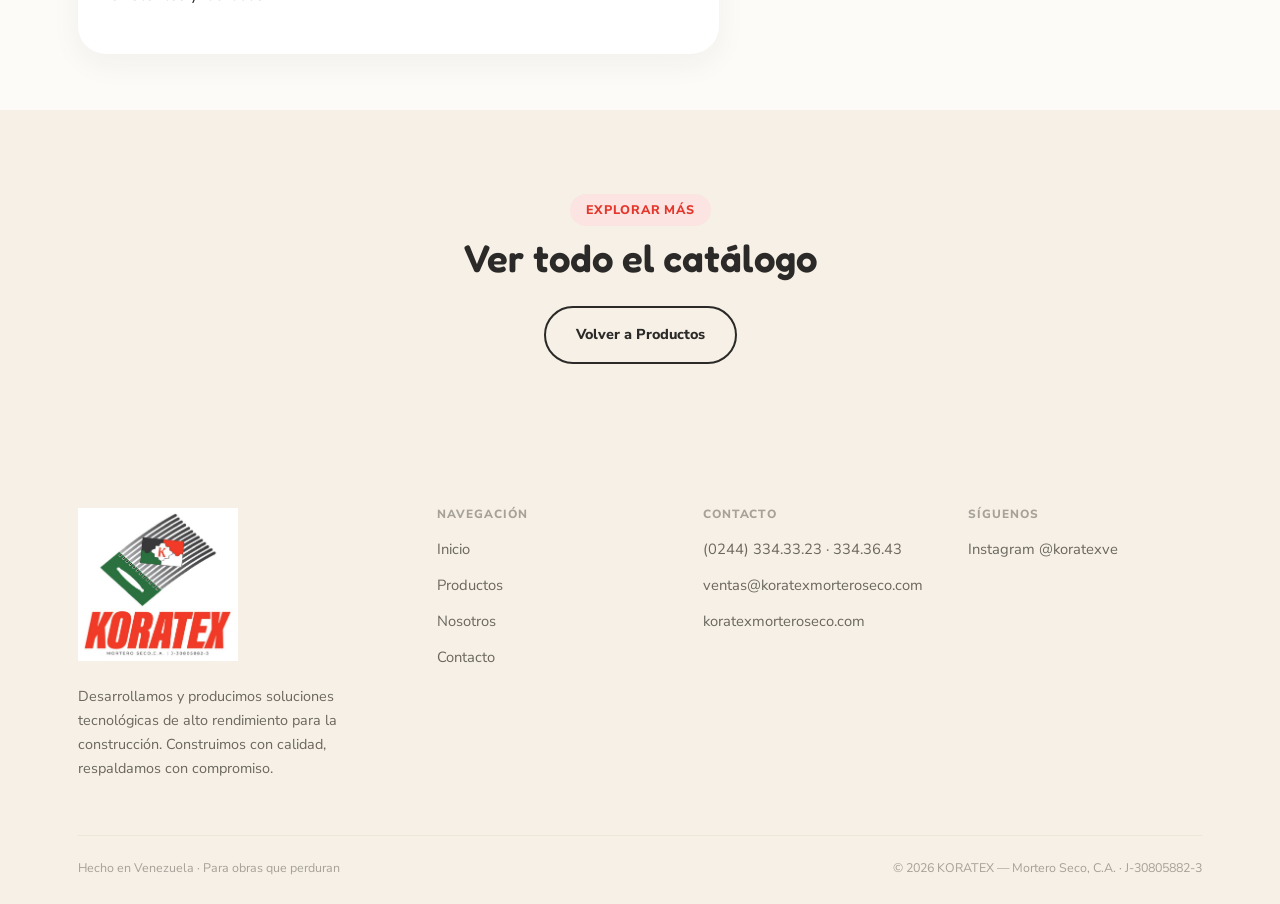
<file: sitio-web/productos/mortero-adhesivo-c2.html>
<!DOCTYPE html>
<html lang="es">
<head>
<meta charset="UTF-8">
<meta name="viewport" content="width=device-width, initial-scale=1.0">
<title>Mortero Adhesivo C2 — Ficha técnica | KORATEX</title>
<meta name="description" content="Adhesivo cementicio C2 · Alta resistencia. Mortero adhesivo cementicio de altas prestaciones diseñado para la colocación de revestimientos con altas exigencias de adherencia (C2), formulado con cemento modificado y alto porcentaje de látex.">
<link rel="canonical" href="https://koratexmorteroseco.com/productos/mortero-adhesivo-c2.html">
<meta property="og:title" content="Mortero Adhesivo C2 — Ficha técnica | KORATEX">
<meta property="og:description" content="Adhesivo cementicio C2 · Alta resistencia. Mortero adhesivo cementicio de altas prestaciones diseñado para la colocación de revestimientos con altas exigencias de adherencia (C2), formulado con cemento modificado y alto porcentaje de látex.">
<meta property="og:type" content="website">
<meta property="og:locale" content="es_VE">
<link rel="preconnect" href="https://fonts.googleapis.com">
<link rel="preconnect" href="https://fonts.gstatic.com" crossorigin>
<link href="https://fonts.googleapis.com/css2?family=Fredoka:wght@500;600;700&family=Nunito+Sans:wght@400;600;700;800&display=swap" rel="stylesheet">
<link rel="icon" type="image/png" href="../img/favicon.png">
<link rel="stylesheet" href="../css/style.css?v=6">
</head>
<body>
<header class="nav">
  <div class="nav-inner">
    <a href="../index.html" class="brand">
      <img class="brand-mark" src="../img/logo-icon.png" width="40" height="40" alt="Isotipo KORATEX">
      <span>
        <span class="brand-word">KORATEX</span>
        <span class="brand-sub">Mortero Seco, C.A.</span>
      </span>
    </a>
    <nav class="nav-links" id="navLinks">
      <a href="../index.html" class="">Inicio</a>
      <a href="../productos.html" class="active">Productos</a>
      <a href="../nosotros.html" class="">Nosotros</a>
      <a href="../contacto.html" class="">Contacto</a>
    </nav>
    <a href="../contacto.html" class="nav-cta">Cotizar</a>
    <button class="nav-burger" id="navBurger" aria-label="Abrir menú"><span></span><span></span><span></span></button>
  </div>
</header>

<section class="p-hero">
  <div class="blob blob-rojo blob-shape" style="width:280px; height:280px; top:-90px; left:-60px;"></div>
  <div class="wrap">
    <a href="../productos.html" class="back-link">← Volver a Productos</a>
    <span class="eyebrow" data-cat="adhesivos">Línea Mortero Adhesivo</span>
    <h1>Mortero Adhesivo C2</h1>
    <p class="p-tagline">Adhesivo cementicio C2 · Alta resistencia</p>
    <div class="badges"><span class="badge">Clasificación C2</span><span class="badge">Ultra flexible</span><span class="badge">Hidrófugo</span></div>
    <div class="cert-tag">Certificación ANSI</div>
  </div>
</section>

<section class="section-tight">
  <div class="wrap p-detail-grid">
    <div class="p-blocks">
      <div class="p-block">
        <span class="p-num">01 · Descripción</span>
        <h3>Descripción</h3>
        <p>Mortero adhesivo cementicio de altas prestaciones diseñado para la colocación de revestimientos con altas exigencias de adherencia (C2), formulado con cemento modificado y alto porcentaje de látex.</p>
      </div>
      <div class="p-block">
        <span class="p-num">02 · Composición</span>
        <h3>Composición</h3>
        <p>Cemento Portland, áridos silíceos seleccionados, polímeros redispersables (látex) y aditivos hidrófugos.</p>
      </div>
      <div class="p-block verde">
        <span class="p-num">03 · Ventajas</span>
        <h3>Ventajas</h3>
        <ul class="lista-check"><li>Extra flexibilidad y alta resistencia mecánica</li><li>Hidrófugo, apto para áreas húmedas</li><li>Alto porcentaje de látex para mejor adherencia en piezas de baja-media absorción</li><li>Ideal para cerámica y porcelanato de gran formato</li><li>Permite cerámica sobre cerámica</li></ul>
      </div>
      <div class="p-block">
        <span class="p-num">04 · Aplicación</span>
        <h3>Campo de aplicación</h3>
        <p>Instalación de cerámicas y porcelanatos de gran formato; colocación de cerámica en piscinas y áreas de alta humedad; pegado de piezas prefabricadas de concreto y piedras naturales de baja absorción; revestimientos sobre superficies existentes y fachadas.</p>
      </div>
    </div>

    <aside class="p-spec-card" data-cat="adhesivos">
      <div class="p-spec-icon"><svg viewBox="0 0 24 24" fill="none" stroke="currentColor" stroke-width="1.8" stroke-linecap="round" stroke-linejoin="round"><rect x="3" y="3" width="7.5" height="7.5" rx="1.5"/><rect x="13.5" y="3" width="7.5" height="7.5" rx="1.5"/><rect x="3" y="13.5" width="7.5" height="7.5" rx="1.5"/><rect x="13.5" y="13.5" width="7.5" height="7.5" rx="1.5"/></svg></div>
      <h3 style="margin-bottom:16px;">Ficha rápida</h3>
      <table class="spec-table">
        <tr><td>Presentación</td><td>Saco 22,5 kg / 50 lb</td></tr>
        <tr><td>Colores</td><td><span class="chip-color"><span class="dot" style="background:#F6F3EE"></span>Blanco</span><span class="chip-color"><span class="dot" style="background:#8A8D89"></span>Gris</span></td></tr>
        <tr><td>Rendimiento</td><td><div>Aprox. 4,5 - 5 m²</div></td></tr>
      </table>
      <a href="../contacto.html" class="btn btn-primary btn-block">Solicitar cotización</a>
    </aside>
  </div>
</section>

<section class="section-crema2 center">
  <div class="wrap">
    <span class="eyebrow">Explorar más</span>
    <h2 style="margin-top:12px;">Ver todo el catálogo</h2>
    <a href="../productos.html" class="btn btn-outline" style="margin-top:26px;">Volver a Productos</a>
  </div>
</section>

<footer class="footer">
  <div class="wrap">
    <div class="footer-inner">
      <div class="footer-brand">
        <a href="../index.html" class="footer-logo">
          <img src="../img/logo-full.png" alt="KORATEX — Mortero Seco, C.A." width="160">
        </a>
        <p>Desarrollamos y producimos soluciones tecnológicas de alto rendimiento para la construcción. Construimos con calidad, respaldamos con compromiso.</p>
      </div>
      <div>
        <h4>Navegación</h4>
        <ul>
          <li><a href="../index.html">Inicio</a></li>
          <li><a href="../productos.html">Productos</a></li>
          <li><a href="../nosotros.html">Nosotros</a></li>
          <li><a href="../contacto.html">Contacto</a></li>
        </ul>
      </div>
      <div>
        <h4>Contacto</h4>
        <ul>
          <li>(0244) 334.33.23 · 334.36.43</li>
          <li>ventas@koratexmorteroseco.com</li>
          <li>koratexmorteroseco.com</li>
        </ul>
      </div>
      <div>
        <h4>Síguenos</h4>
        <ul>
          <li>Instagram @koratexve</li>
        </ul>
      </div>
    </div>
    <div class="footer-bottom">
      <span>Hecho en Venezuela · Para obras que perduran</span>
      <span>© 2026 KORATEX — Mortero Seco, C.A. · J-30805882-3</span>
    </div>
  </div>
</footer>
<script src="../js/main.js?v=6"></script>
</body>
</html>
</file>
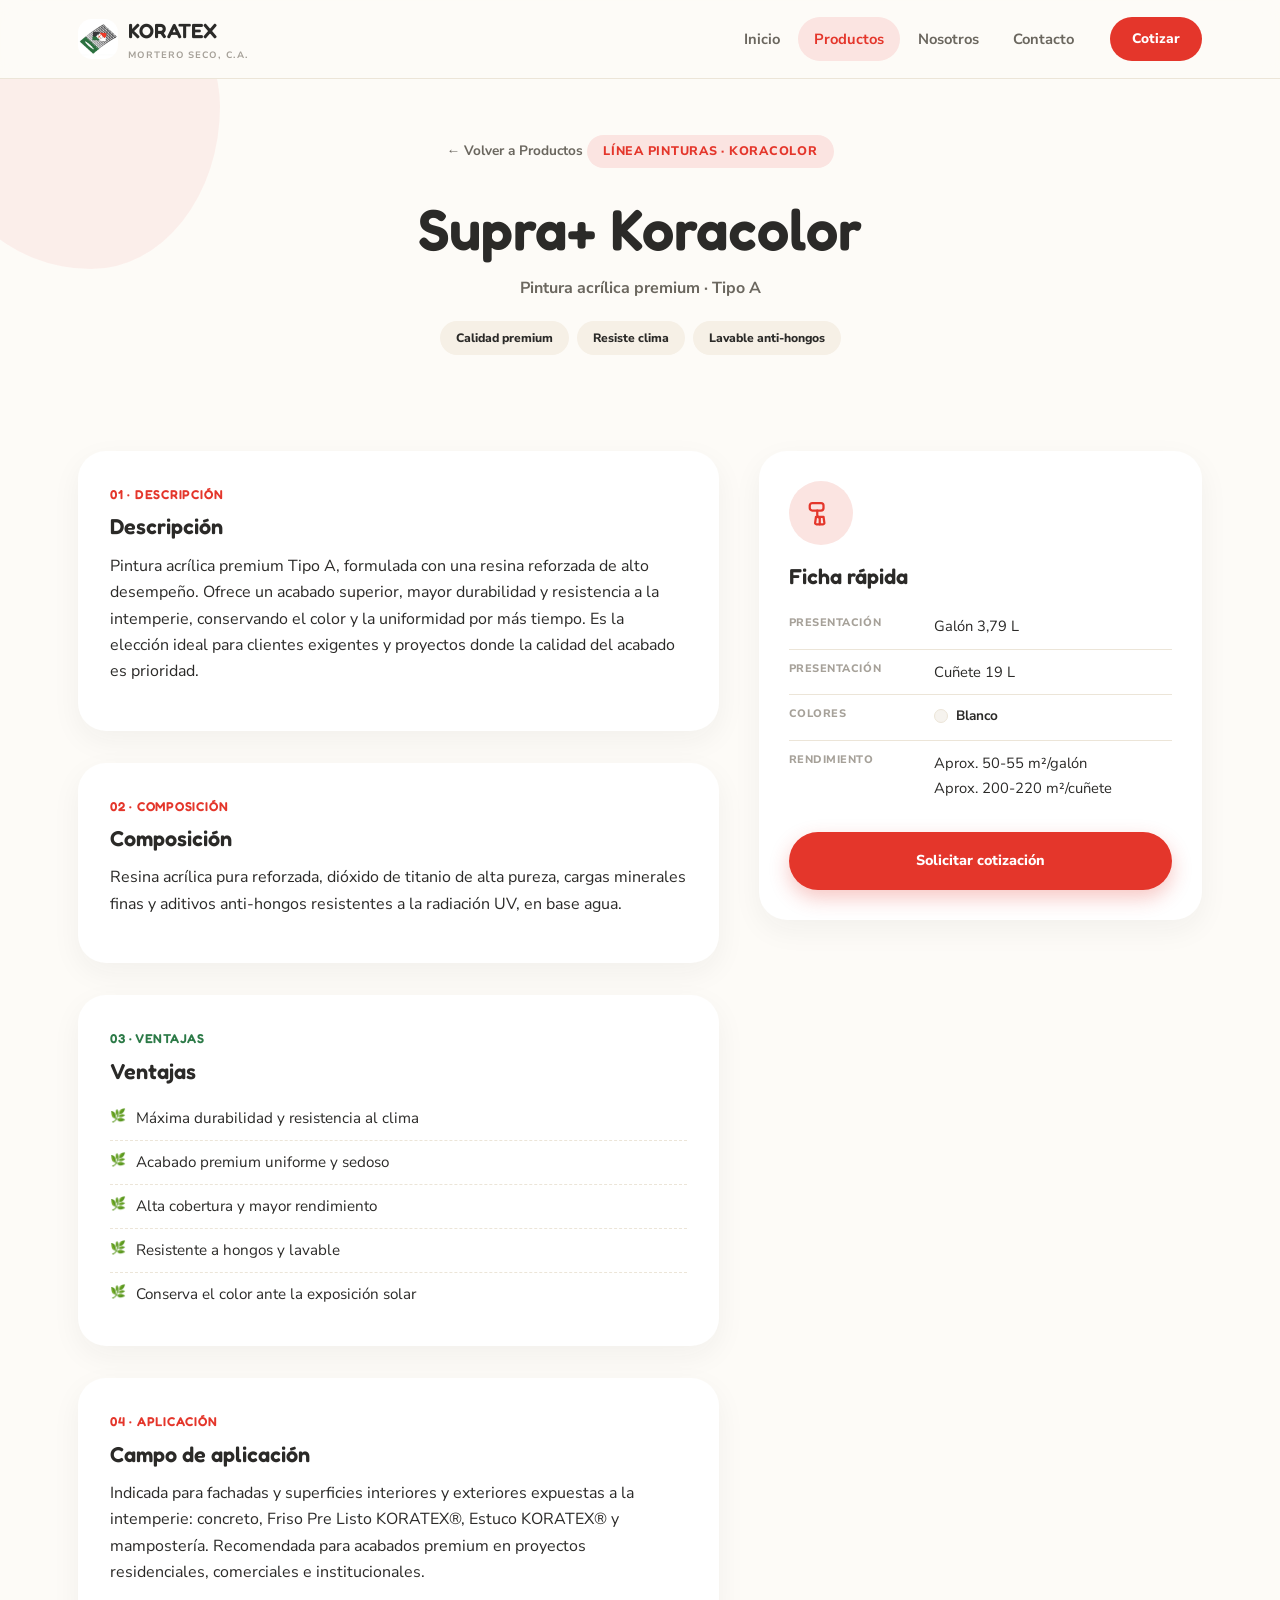
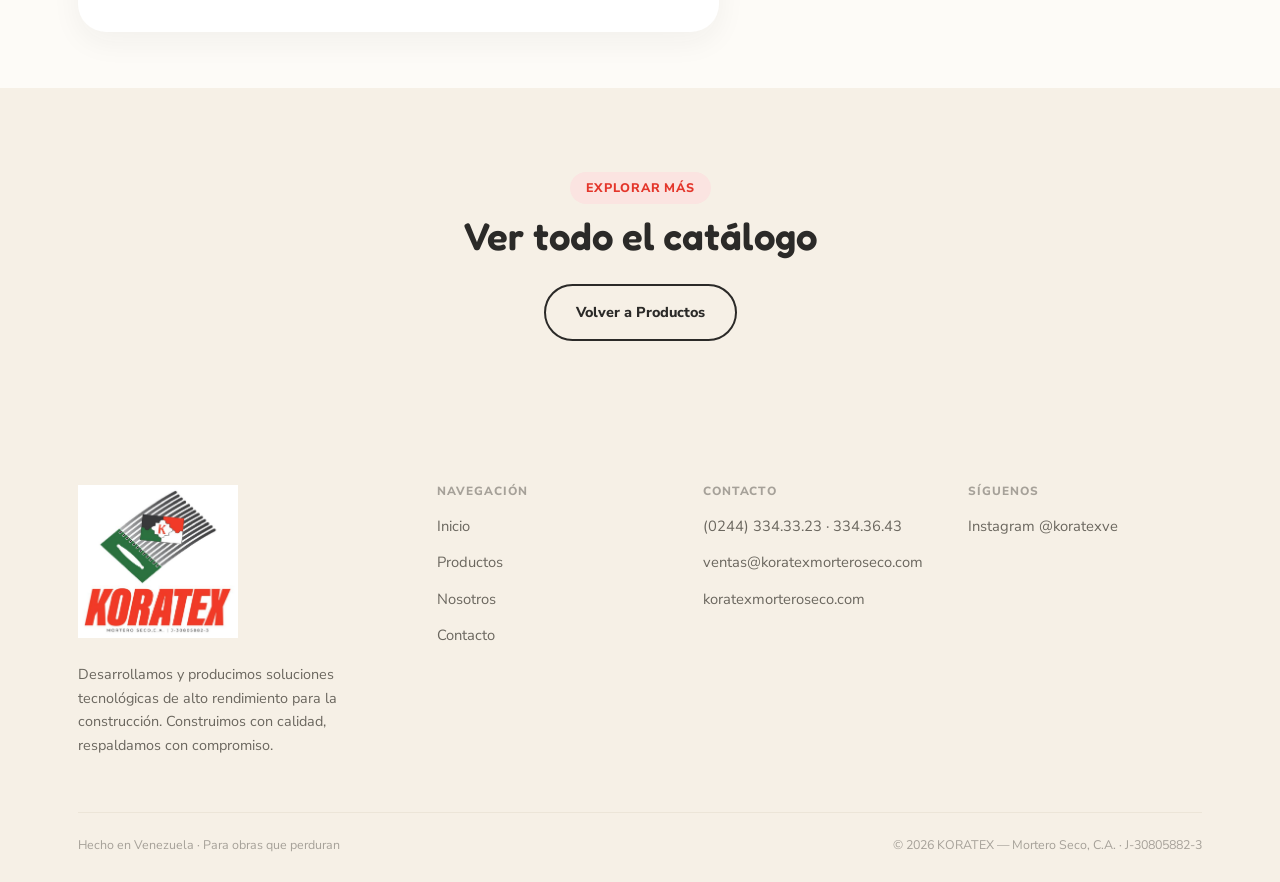
<file: sitio-web/productos/supra-koracolor.html>
<!DOCTYPE html>
<html lang="es">
<head>
<meta charset="UTF-8">
<meta name="viewport" content="width=device-width, initial-scale=1.0">
<title>Supra+ Koracolor — Ficha técnica | KORATEX</title>
<meta name="description" content="Pintura acrílica premium · Tipo A. Pintura acrílica premium Tipo A, formulada con una resina reforzada de alto desempeño. Ofrece un acabado superior, mayor durabilidad y resis...">
<link rel="canonical" href="https://koratexmorteroseco.com/productos/supra-koracolor.html">
<meta property="og:title" content="Supra+ Koracolor — Ficha técnica | KORATEX">
<meta property="og:description" content="Pintura acrílica premium · Tipo A. Pintura acrílica premium Tipo A, formulada con una resina reforzada de alto desempeño. Ofrece un acabado superior, mayor durabilidad y resis...">
<meta property="og:type" content="website">
<meta property="og:locale" content="es_VE">
<link rel="preconnect" href="https://fonts.googleapis.com">
<link rel="preconnect" href="https://fonts.gstatic.com" crossorigin>
<link href="https://fonts.googleapis.com/css2?family=Fredoka:wght@500;600;700&family=Nunito+Sans:wght@400;600;700;800&display=swap" rel="stylesheet">
<link rel="icon" type="image/png" href="../img/favicon.png">
<link rel="stylesheet" href="../css/style.css?v=6">
</head>
<body>
<header class="nav">
  <div class="nav-inner">
    <a href="../index.html" class="brand">
      <img class="brand-mark" src="../img/logo-icon.png" width="40" height="40" alt="Isotipo KORATEX">
      <span>
        <span class="brand-word">KORATEX</span>
        <span class="brand-sub">Mortero Seco, C.A.</span>
      </span>
    </a>
    <nav class="nav-links" id="navLinks">
      <a href="../index.html" class="">Inicio</a>
      <a href="../productos.html" class="active">Productos</a>
      <a href="../nosotros.html" class="">Nosotros</a>
      <a href="../contacto.html" class="">Contacto</a>
    </nav>
    <a href="../contacto.html" class="nav-cta">Cotizar</a>
    <button class="nav-burger" id="navBurger" aria-label="Abrir menú"><span></span><span></span><span></span></button>
  </div>
</header>

<section class="p-hero">
  <div class="blob blob-rojo blob-shape" style="width:280px; height:280px; top:-90px; left:-60px;"></div>
  <div class="wrap">
    <a href="../productos.html" class="back-link">← Volver a Productos</a>
    <span class="eyebrow" data-cat="pinturas">Línea Pinturas · Koracolor</span>
    <h1>Supra+ Koracolor</h1>
    <p class="p-tagline">Pintura acrílica premium · Tipo A</p>
    <div class="badges"><span class="badge">Calidad premium</span><span class="badge">Resiste clima</span><span class="badge">Lavable anti-hongos</span></div>
    
  </div>
</section>

<section class="section-tight">
  <div class="wrap p-detail-grid">
    <div class="p-blocks">
      <div class="p-block">
        <span class="p-num">01 · Descripción</span>
        <h3>Descripción</h3>
        <p>Pintura acrílica premium Tipo A, formulada con una resina reforzada de alto desempeño. Ofrece un acabado superior, mayor durabilidad y resistencia a la intemperie, conservando el color y la uniformidad por más tiempo. Es la elección ideal para clientes exigentes y proyectos donde la calidad del acabado es prioridad.</p>
      </div>
      <div class="p-block">
        <span class="p-num">02 · Composición</span>
        <h3>Composición</h3>
        <p>Resina acrílica pura reforzada, dióxido de titanio de alta pureza, cargas minerales finas y aditivos anti-hongos resistentes a la radiación UV, en base agua.</p>
      </div>
      <div class="p-block verde">
        <span class="p-num">03 · Ventajas</span>
        <h3>Ventajas</h3>
        <ul class="lista-check"><li>Máxima durabilidad y resistencia al clima</li><li>Acabado premium uniforme y sedoso</li><li>Alta cobertura y mayor rendimiento</li><li>Resistente a hongos y lavable</li><li>Conserva el color ante la exposición solar</li></ul>
      </div>
      <div class="p-block">
        <span class="p-num">04 · Aplicación</span>
        <h3>Campo de aplicación</h3>
        <p>Indicada para fachadas y superficies interiores y exteriores expuestas a la intemperie: concreto, Friso Pre Listo KORATEX®, Estuco KORATEX® y mampostería. Recomendada para acabados premium en proyectos residenciales, comerciales e institucionales.</p>
      </div>
    </div>

    <aside class="p-spec-card" data-cat="pinturas">
      <div class="p-spec-icon"><svg viewBox="0 0 24 24" fill="none" stroke="currentColor" stroke-width="1.8" stroke-linecap="round" stroke-linejoin="round"><rect x="3" y="4" width="11" height="6" rx="2"/><path d="M9 10v3.5a2 2 0 0 0 2 2h0"/><path d="M11 15.5V21"/><path d="M8.3 21h5.4a1 1 0 0 0 1-1.15l-.7-4.85H8l-.7 4.85A1 1 0 0 0 8.3 21Z"/></svg></div>
      <h3 style="margin-bottom:16px;">Ficha rápida</h3>
      <table class="spec-table">
        <tr><td>Presentación</td><td>Galón 3,79 L</td></tr><tr><td>Presentación</td><td>Cuñete 19 L</td></tr>
        <tr><td>Colores</td><td><span class="chip-color"><span class="dot" style="background:#F6F3EE"></span>Blanco</span></td></tr>
        <tr><td>Rendimiento</td><td><div>Aprox. 50-55 m²/galón</div><div>Aprox. 200-220 m²/cuñete</div></td></tr>
      </table>
      <a href="../contacto.html" class="btn btn-primary btn-block">Solicitar cotización</a>
    </aside>
  </div>
</section>

<section class="section-crema2 center">
  <div class="wrap">
    <span class="eyebrow">Explorar más</span>
    <h2 style="margin-top:12px;">Ver todo el catálogo</h2>
    <a href="../productos.html" class="btn btn-outline" style="margin-top:26px;">Volver a Productos</a>
  </div>
</section>

<footer class="footer">
  <div class="wrap">
    <div class="footer-inner">
      <div class="footer-brand">
        <a href="../index.html" class="footer-logo">
          <img src="../img/logo-full.png" alt="KORATEX — Mortero Seco, C.A." width="160">
        </a>
        <p>Desarrollamos y producimos soluciones tecnológicas de alto rendimiento para la construcción. Construimos con calidad, respaldamos con compromiso.</p>
      </div>
      <div>
        <h4>Navegación</h4>
        <ul>
          <li><a href="../index.html">Inicio</a></li>
          <li><a href="../productos.html">Productos</a></li>
          <li><a href="../nosotros.html">Nosotros</a></li>
          <li><a href="../contacto.html">Contacto</a></li>
        </ul>
      </div>
      <div>
        <h4>Contacto</h4>
        <ul>
          <li>(0244) 334.33.23 · 334.36.43</li>
          <li>ventas@koratexmorteroseco.com</li>
          <li>koratexmorteroseco.com</li>
        </ul>
      </div>
      <div>
        <h4>Síguenos</h4>
        <ul>
          <li>Instagram @koratexve</li>
        </ul>
      </div>
    </div>
    <div class="footer-bottom">
      <span>Hecho en Venezuela · Para obras que perduran</span>
      <span>© 2026 KORATEX — Mortero Seco, C.A. · J-30805882-3</span>
    </div>
  </div>
</footer>
<script src="../js/main.js?v=6"></script>
</body>
</html>
</file>
<file: sitio-web/css/style.css>
/* ==========================================================================
   KORATEX — Sistema de diseño v4 · "Simple, fresco, orgánico"
   Paleta: Rojo #E4362B · Verde #1E5631 sobre fondo crema cálido
   Tipografía: Fredoka (display, redondeada) + Nunito Sans (cuerpo)
   Firma visual: manchas orgánicas suaves, esquinas muy redondeadas,
   sombras suaves en vez de bordes duros, mucho aire entre secciones.
   ========================================================================== */

:root {
  --rojo: #E4362B;
  --rojo-oscuro: #C82C22;
  --rojo-pastel: #FBE4E1;
  --verde: #1E5631;
  --verde-claro: #2C7A47;
  --verde-pastel: #E1EEE4;

  --crema: #FDFBF7;
  --crema-2: #F6F0E6;
  --tinta: #2B2A28;
  --gris: #6B675F;
  --gris-claro: #A6A199;
  --linea: #ECE5D8;

  --cat-adhesivos: #2F5D82;
  --cat-adhesivos-bg: #E4ECF3;
  --cat-estucos: #C97A2B;
  --cat-estucos-bg: #F8EEE0;
  --cat-acabados: #1E5631;
  --cat-acabados-bg: #E1EEE4;
  --cat-pinturas: #E4362B;
  --cat-pinturas-bg: #FBE4E1;
  --cat-impermeabilizantes: #1E7C7C;
  --cat-impermeabilizantes-bg: #DFF0EF;

  --radius: 28px;
  --radius-sm: 16px;
  --max: 1180px;
}

* { box-sizing: border-box; }
html { scroll-behavior: smooth; }

body {
  margin: 0;
  background: var(--crema);
  color: var(--tinta);
  font-family: 'Nunito Sans', sans-serif;
  font-size: 16px;
  line-height: 1.65;
  -webkit-font-smoothing: antialiased;
}

h1, h2, h3, h4, .display {
  font-family: 'Fredoka', sans-serif;
  font-weight: 600;
  line-height: 1.08;
  margin: 0;
  color: var(--tinta);
}

h1 { font-size: clamp(2.3rem, 5vw, 3.6rem); }
h2 { font-size: clamp(1.7rem, 3.4vw, 2.4rem); }
h3 { font-size: clamp(1.1rem, 2vw, 1.35rem); }

p { margin: 0 0 1em; color: inherit; }
a { color: inherit; text-decoration: none; }
ul { margin: 0; padding: 0; }
img { max-width: 100%; display: block; }

.wrap { max-width: var(--max); margin: 0 auto; padding: 0 28px; }

.eyebrow {
  display: inline-block;
  font-family: 'Nunito Sans', sans-serif;
  font-weight: 800;
  font-size: 0.78rem;
  letter-spacing: 0.06em;
  text-transform: uppercase;
  color: var(--rojo);
  background: var(--rojo-pastel);
  padding: 6px 16px;
  border-radius: 999px;
}
.eyebrow.verde { color: var(--verde-claro); background: var(--verde-pastel); }

/* -------------------- Manchas orgánicas -------------------- */
.blob {
  position: absolute;
  z-index: 0;
  filter: blur(0px);
  opacity: .55;
  pointer-events: none;
}
.blob-rojo { background: var(--rojo-pastel); }
.blob-verde { background: var(--verde-pastel); }
.blob-shape {
  border-radius: 62% 38% 46% 54% / 48% 42% 58% 52%;
}

/* -------------------- Header -------------------- */
.nav {
  position: sticky;
  top: 0;
  z-index: 60;
  background: rgba(253,251,247,.9);
  backdrop-filter: blur(10px);
  border-bottom: 1px solid var(--linea);
}
.nav-inner {
  max-width: var(--max);
  margin: 0 auto;
  padding: 0 28px;
  height: 78px;
  display: flex;
  align-items: center;
  justify-content: space-between;
  gap: 20px;
}
.brand { display: flex; align-items: center; gap: 10px; flex-shrink: 0; }
.brand-mark {
  width: 40px; height: 40px;
  flex-shrink: 0;
  border-radius: 14px;
  display: block;
}
.brand-word {
  font-family: 'Fredoka', sans-serif;
  font-weight: 600;
  font-size: 1.28rem;
  color: var(--tinta);
}
.brand-sub {
  display: block;
  font-size: 0.58rem;
  color: var(--gris-claro);
  letter-spacing: 0.1em;
  text-transform: uppercase;
  font-weight: 700;
  font-family: 'Nunito Sans', sans-serif;
}

.nav-links { display: flex; gap: 2px; margin-left: auto; }
.nav-links a {
  color: var(--gris);
  font-weight: 700;
  font-size: 0.92rem;
  padding: 10px 16px;
  border-radius: 999px;
  transition: color .15s ease, background .15s ease;
}
.nav-links a:hover { color: var(--tinta); background: var(--crema-2); }
.nav-links a.active { color: var(--rojo); background: var(--rojo-pastel); }

.nav-cta {
  display: inline-flex;
  align-items: center;
  gap: 6px;
  background: var(--rojo);
  color: #fff;
  font-weight: 800;
  font-size: 0.86rem;
  padding: 11px 22px;
  border-radius: 999px;
  white-space: nowrap;
  transition: background .15s ease, transform .15s ease;
}
.nav-cta:hover { background: var(--rojo-oscuro); transform: translateY(-1px); }

.nav-burger {
  display: none;
  flex-direction: column;
  gap: 5px;
  background: none;
  border: none;
  cursor: pointer;
  padding: 6px;
}
.nav-burger span { width: 22px; height: 2px; border-radius: 2px; background: var(--tinta); display: block; }

@media (max-width: 900px) {
  .nav-links {
    position: fixed;
    top: 78px; left: 0; right: 0;
    background: var(--crema);
    flex-direction: column;
    gap: 4px;
    max-height: 0;
    overflow: hidden;
    transition: max-height .3s ease;
    padding: 0 20px;
    border-bottom: 1px solid var(--linea);
  }
  .nav-links.open { max-height: 400px; padding: 12px 20px 20px; }
  .nav-links a { padding: 14px 18px; }
  .nav-cta { display: none; }
  .nav-burger { display: flex; }
}

/* -------------------- Botones -------------------- */
.btn {
  display: inline-flex;
  align-items: center;
  gap: 8px;
  padding: 15px 30px;
  font-weight: 800;
  font-size: 0.9rem;
  border-radius: 999px;
  border: 2px solid transparent;
  cursor: pointer;
  transition: transform .15s ease, background .15s ease, color .15s ease, box-shadow .15s ease;
  font-family: 'Nunito Sans', sans-serif;
}
.btn:hover { transform: translateY(-2px); }
.btn-primary { background: var(--rojo); color: #fff; box-shadow: 0 8px 20px rgba(228,54,43,.28); }
.btn-primary:hover { background: var(--rojo-oscuro); }
.btn-outline { border-color: var(--tinta); color: var(--tinta); }
.btn-outline:hover { background: var(--tinta); color: var(--crema); }
.btn-verde { background: var(--verde); color: #fff; box-shadow: 0 8px 20px rgba(30,86,49,.22); }
.btn-verde:hover { background: #163f24; }
.btn-block { width: 100%; justify-content: center; }

/* -------------------- Secciones -------------------- */
section { padding: 84px 0; position: relative; overflow: hidden; }
.section-crema2 { background: var(--crema-2); }
.section-tight { padding: 56px 0; }

.section-head { max-width: 640px; margin: 0 auto 48px; text-align: center; }
.section-head h2 { margin-top: 14px; }
.section-head p { margin-top: 14px; color: var(--gris); }

/* -------------------- Hero -------------------- */
.hero { padding: 76px 0 88px; text-align: center; }
.hero .wrap { position: relative; z-index: 1; max-width: 760px; }
.hero h1 { margin-top: 18px; }
.hero h1 em { font-style: normal; color: var(--rojo); }
.hero .lead { margin: 22px auto 0; font-size: 1.1rem; color: var(--gris); max-width: 560px; }
.hero-actions { margin-top: 32px; display: flex; gap: 14px; flex-wrap: wrap; justify-content: center; }

/* -------------------- Barra de confianza (compacta) -------------------- */
.trust-bar { display: flex; flex-wrap: wrap; justify-content: center; gap: 20px 40px; }
.trust-item { display: flex; align-items: center; gap: 12px; }
.trust-item .ico {
  width: 38px; height: 38px;
  border-radius: 50%;
  background: var(--rojo-pastel);
  color: var(--rojo);
  display: flex; align-items: center; justify-content: center;
  flex-shrink: 0;
}
.trust-item .ico svg { width: 18px; height: 18px; }
.trust-item span:last-child { font-weight: 800; font-size: 0.88rem; color: var(--tinta); }

/* -------------------- Líneas de producto (mosaico compacto) -------------------- */
.cat-grid { display: grid; grid-template-columns: repeat(5, 1fr); gap: 16px; }
@media (max-width: 860px) { .cat-grid { grid-template-columns: repeat(3, 1fr); } }
@media (max-width: 560px) { .cat-grid { grid-template-columns: repeat(2, 1fr); } }
.cat-tile {
  background: #fff;
  border-radius: var(--radius-sm);
  padding: 24px 14px;
  text-align: center;
  box-shadow: 0 8px 20px rgba(43,42,40,.05);
  transition: transform .2s ease, box-shadow .2s ease;
}
.cat-tile:hover { transform: translateY(-4px); box-shadow: 0 14px 28px rgba(43,42,40,.09); }
.cat-tile .ico {
  width: 46px; height: 46px;
  border-radius: 50%;
  margin: 0 auto 12px;
  background: var(--cat-color-bg, var(--rojo-pastel));
  color: var(--cat-color, var(--rojo));
  display: flex; align-items: center; justify-content: center;
}
.cat-tile .ico svg { width: 22px; height: 22px; }
.cat-tile span { font-weight: 800; font-size: 0.82rem; color: var(--tinta); }

/* -------------------- Callout / Certificación -------------------- */
.callout {
  background: #fff;
  border-radius: var(--radius);
  padding: 40px;
  display: flex;
  gap: 28px;
  align-items: center;
  box-shadow: 0 10px 30px rgba(43,42,40,.05);
}
@media (max-width: 700px) { .callout { flex-direction: column; text-align: center; } }
.callout-icon {
  width: 72px; height: 72px;
  flex-shrink: 0;
  border-radius: 50%;
  background: var(--verde-pastel);
  color: var(--verde-claro);
  display: flex; align-items: center; justify-content: center;
}
.callout-icon svg { width: 34px; height: 34px; }
.callout h3 { margin-bottom: 8px; }
.callout p { color: var(--gris); margin: 0; }
.cert-tag {
  display: inline-flex;
  align-items: center;
  gap: 8px;
  background: var(--verde-pastel);
  color: var(--verde-claro);
  padding: 8px 18px;
  border-radius: 999px;
  font-weight: 800;
  font-size: 0.76rem;
  letter-spacing: .03em;
  margin-top: 14px;
}

/* -------------------- Product cards -------------------- */
.p-grid { display: grid; grid-template-columns: repeat(3, 1fr); gap: 24px; }
@media (max-width: 960px) { .p-grid { grid-template-columns: 1fr 1fr; } }
@media (max-width: 620px) { .p-grid { grid-template-columns: 1fr; } }

.p-card {
  background: #fff;
  border-radius: var(--radius);
  padding: 30px;
  display: flex;
  flex-direction: column;
  box-shadow: 0 10px 30px rgba(43,42,40,.05);
  transition: transform .2s ease, box-shadow .2s ease;
}
.p-card:hover { transform: translateY(-6px); box-shadow: 0 18px 38px rgba(43,42,40,.1); }
.p-badge {
  width: 54px; height: 54px;
  border-radius: 50%;
  background: var(--cat-color-bg, var(--rojo-pastel));
  color: var(--cat-color, var(--rojo));
  display: flex; align-items: center; justify-content: center;
  margin-bottom: 18px;
}
.p-badge svg { width: 26px; height: 26px; }
.p-card .p-line { font-size: 0.7rem; letter-spacing: 0.08em; text-transform: uppercase; color: var(--gris-claro); font-weight: 800; }
.p-card h3 { margin-top: 8px; margin-bottom: 8px; }
.p-card p { font-size: 0.92rem; color: var(--gris); flex: 1; margin: 0; }
.p-card-foot {
  margin-top: 18px;
  display: flex;
  align-items: center;
  justify-content: space-between;
  font-weight: 800;
  font-size: 0.82rem;
  color: var(--rojo);
}
.p-card:hover .p-arrow { transform: translateX(4px); }
.p-arrow { transition: transform .15s ease; }

[data-cat="adhesivos"] { --cat-color: var(--cat-adhesivos); --cat-color-bg: var(--cat-adhesivos-bg); }
[data-cat="estucos"] { --cat-color: var(--cat-estucos); --cat-color-bg: var(--cat-estucos-bg); }
[data-cat="acabados"] { --cat-color: var(--cat-acabados); --cat-color-bg: var(--cat-acabados-bg); }
[data-cat="pinturas"] { --cat-color: var(--cat-pinturas); --cat-color-bg: var(--cat-pinturas-bg); }
[data-cat="impermeabilizantes"] { --cat-color: var(--cat-impermeabilizantes); --cat-color-bg: var(--cat-impermeabilizantes-bg); }

.badges { display: flex; flex-wrap: wrap; gap: 8px; margin: 20px 0; justify-content: center; }
.badge {
  background: var(--crema-2);
  color: var(--tinta);
  padding: 7px 16px;
  font-size: 0.76rem;
  font-weight: 800;
  border-radius: 999px;
}

/* -------------------- Filtros -------------------- */
.filtros { display: flex; flex-wrap: wrap; gap: 8px; margin-bottom: 40px; justify-content: center; }
.filtro-btn {
  padding: 11px 20px;
  border: none;
  background: #fff;
  font-weight: 700;
  font-size: 0.85rem;
  cursor: pointer;
  color: var(--tinta);
  border-radius: 999px;
  box-shadow: 0 4px 14px rgba(43,42,40,.05);
  font-family: 'Nunito Sans', sans-serif;
}
.filtro-btn:hover { box-shadow: 0 6px 18px rgba(43,42,40,.1); }
.filtro-btn.active { background: var(--rojo); color: #fff; box-shadow: 0 8px 20px rgba(228,54,43,.25); }

/* -------------------- Ficha de producto -------------------- */
.p-hero { padding: 56px 0 20px; text-align: center; }
.back-link {
  display: inline-flex;
  align-items: center;
  gap: 8px;
  font-size: 0.85rem;
  font-weight: 700;
  color: var(--gris);
  margin-bottom: 22px;
}
.back-link:hover { color: var(--rojo); }
.p-hero h1 { margin-top: 14px; }
.p-tagline {
  color: var(--gris);
  margin: 14px auto 0;
  font-weight: 700;
  font-size: 1rem;
  max-width: 520px;
}

.p-detail-grid {
  display: grid;
  grid-template-columns: 1.3fr 0.9fr;
  gap: 40px;
  align-items: start;
  text-align: left;
}
@media (max-width: 900px) { .p-detail-grid { grid-template-columns: 1fr; } }

.p-spec-card {
  background: #fff;
  border-radius: var(--radius);
  padding: 30px;
  box-shadow: 0 10px 30px rgba(43,42,40,.05);
}
.p-spec-icon {
  width: 64px; height: 64px;
  border-radius: 50%;
  background: var(--cat-color-bg, var(--rojo-pastel));
  color: var(--cat-color, var(--rojo));
  display: flex; align-items: center; justify-content: center;
  margin-bottom: 20px;
}
.p-spec-icon svg { width: 30px; height: 30px; }
.spec-table { width: 100%; border-collapse: collapse; margin-bottom: 22px; }
.spec-table td { padding: 10px 0; border-bottom: 1px solid var(--linea); font-size: 0.92rem; vertical-align: top; }
.spec-table td:first-child { font-weight: 800; width: 38%; color: var(--gris-claro); text-transform: uppercase; font-size: 0.68rem; letter-spacing: .05em; }
.spec-table tr:last-child td { border-bottom: none; }

.chip-color { display: inline-flex; align-items: center; gap: 8px; margin-right: 14px; font-size: 0.85rem; font-weight: 700; }
.chip-color .dot { width: 14px; height: 14px; border-radius: 50%; border: 1px solid var(--linea); display: inline-block; }
.spec-note { margin-top: 6px; font-size: 0.78rem; font-style: italic; color: var(--gris-claro); }

.p-blocks { display: grid; gap: 32px; }
.p-block {
  background: #fff;
  border-radius: var(--radius);
  padding: 30px 32px;
  box-shadow: 0 10px 30px rgba(43,42,40,.05);
}
.p-block .p-num { font-family: 'Fredoka', sans-serif; color: var(--rojo); font-size: 0.8rem; letter-spacing: .06em; text-transform: uppercase; font-weight: 600; }
.p-block h3 { margin-top: 8px; margin-bottom: 14px; }
.p-block.verde .p-num { color: var(--verde-claro); }
.lista-check { list-style: none; }
.lista-check li { padding: 9px 0 9px 26px; position: relative; border-bottom: 1px dashed var(--linea); font-size: 0.95rem; }
.lista-check li:last-child { border-bottom: none; }
.lista-check li::before { content: "🌿"; position: absolute; left: 0; font-size: .8rem; }

/* -------------------- Nosotros -------------------- */
.mv-grid { display: grid; grid-template-columns: 1fr 1fr; gap: 24px; text-align: left; }
@media (max-width: 760px) { .mv-grid { grid-template-columns: 1fr; } }
.mv-card { background: #fff; border-radius: var(--radius); padding: 36px; box-shadow: 0 10px 30px rgba(43,42,40,.05); }
.mv-card h3 { margin-top: 14px; margin-bottom: 14px; }
.mv-card p { color: var(--gris); margin: 0; }

.valor-grid { display: grid; grid-template-columns: repeat(auto-fit, minmax(240px,1fr)); gap: 20px; text-align: left; }
.valor-card {
  background: #fff;
  border-radius: var(--radius);
  padding: 28px;
  box-shadow: 0 10px 30px rgba(43,42,40,.05);
}
.valor-card .idx { font-family: 'Fredoka', sans-serif; font-size: 1.3rem; color: var(--rojo); }
.valor-card h4 { font-size: 1.02rem; margin: 10px 0 8px; font-family: 'Fredoka', sans-serif; font-weight: 600; }
.valor-card p { margin: 0; color: var(--gris); font-size: 0.92rem; }

/* -------------------- Contacto -------------------- */
.contact-grid { display: grid; grid-template-columns: 1.1fr 0.9fr; gap: 32px; text-align: left; }
@media (max-width: 900px) { .contact-grid { grid-template-columns: 1fr; } }

.contact-card { background: #fff; border-radius: var(--radius); padding: 36px; box-shadow: 0 10px 30px rgba(43,42,40,.05); }

.field { margin-bottom: 20px; }
.field label { display: block; font-size: 0.78rem; font-weight: 800; margin-bottom: 8px; color: var(--gris); }
.field input, .field textarea {
  width: 100%;
  padding: 13px 18px;
  border: 1.5px solid var(--linea);
  background: var(--crema);
  font-family: 'Nunito Sans', sans-serif;
  font-size: 0.98rem;
  border-radius: var(--radius-sm);
}
.field textarea { min-height: 120px; resize: vertical; }
.field input:focus, .field textarea:focus { outline: none; border-color: var(--rojo); }

.info-row { display: flex; gap: 16px; align-items: flex-start; padding: 16px 0; border-bottom: 1px solid var(--linea); }
.info-row:last-child { border-bottom: none; }
.info-icon {
  width: 42px; height: 42px;
  border-radius: 50%;
  background: var(--rojo-pastel);
  color: var(--rojo);
  display: flex; align-items: center; justify-content: center;
  flex-shrink: 0;
}
.info-icon svg { width: 20px; height: 20px; }
.info-row .lbl { font-size: 0.7rem; letter-spacing: .06em; text-transform: uppercase; color: var(--gris-claro); font-weight: 800; display: block; margin-bottom: 4px; }
.info-row .val { font-size: 1rem; font-weight: 700; }

/* -------------------- Footer -------------------- */
.footer { background: var(--crema-2); padding: 60px 0 26px; }
.footer-inner {
  display: grid;
  grid-template-columns: 1.4fr 1fr 1fr 1fr;
  gap: 32px;
  margin-bottom: 40px;
  text-align: left;
}
@media (max-width: 860px) { .footer-inner { grid-template-columns: 1fr 1fr; } }
@media (max-width: 560px) { .footer-inner { grid-template-columns: 1fr; } }
.footer-logo { display: inline-block; margin-bottom: 16px; }
.footer-logo img { width: 160px; height: auto; display: block; }
.footer-brand p { color: var(--gris); max-width: 300px; font-size: 0.9rem; }
.footer h4 { font-family: 'Nunito Sans', sans-serif; font-size: 0.74rem; letter-spacing: .08em; text-transform: uppercase; margin-bottom: 16px; color: var(--gris-claro); font-weight: 800; }
.footer ul { list-style: none; }
.footer li { margin-bottom: 12px; font-size: 0.92rem; color: var(--gris); }
.footer li a:hover { color: var(--rojo); }
.footer-bottom {
  border-top: 1px solid var(--linea);
  padding-top: 22px;
  display: flex;
  justify-content: space-between;
  flex-wrap: wrap;
  gap: 10px;
  font-size: 0.78rem;
  color: var(--gris-claro);
  text-align: left;
}

/* -------------------- Utilidades -------------------- */
.center { text-align: center; }
.reveal { animation: fadeUp .6s ease both; }
@keyframes fadeUp { from { opacity: 0; transform: translateY(14px); } to { opacity: 1; transform: translateY(0); } }
@media (prefers-reduced-motion: reduce) {
  .reveal { animation: none; }
  html { scroll-behavior: auto; }
}
:focus-visible { outline: 3px solid var(--rojo); outline-offset: 2px; }
</file>
